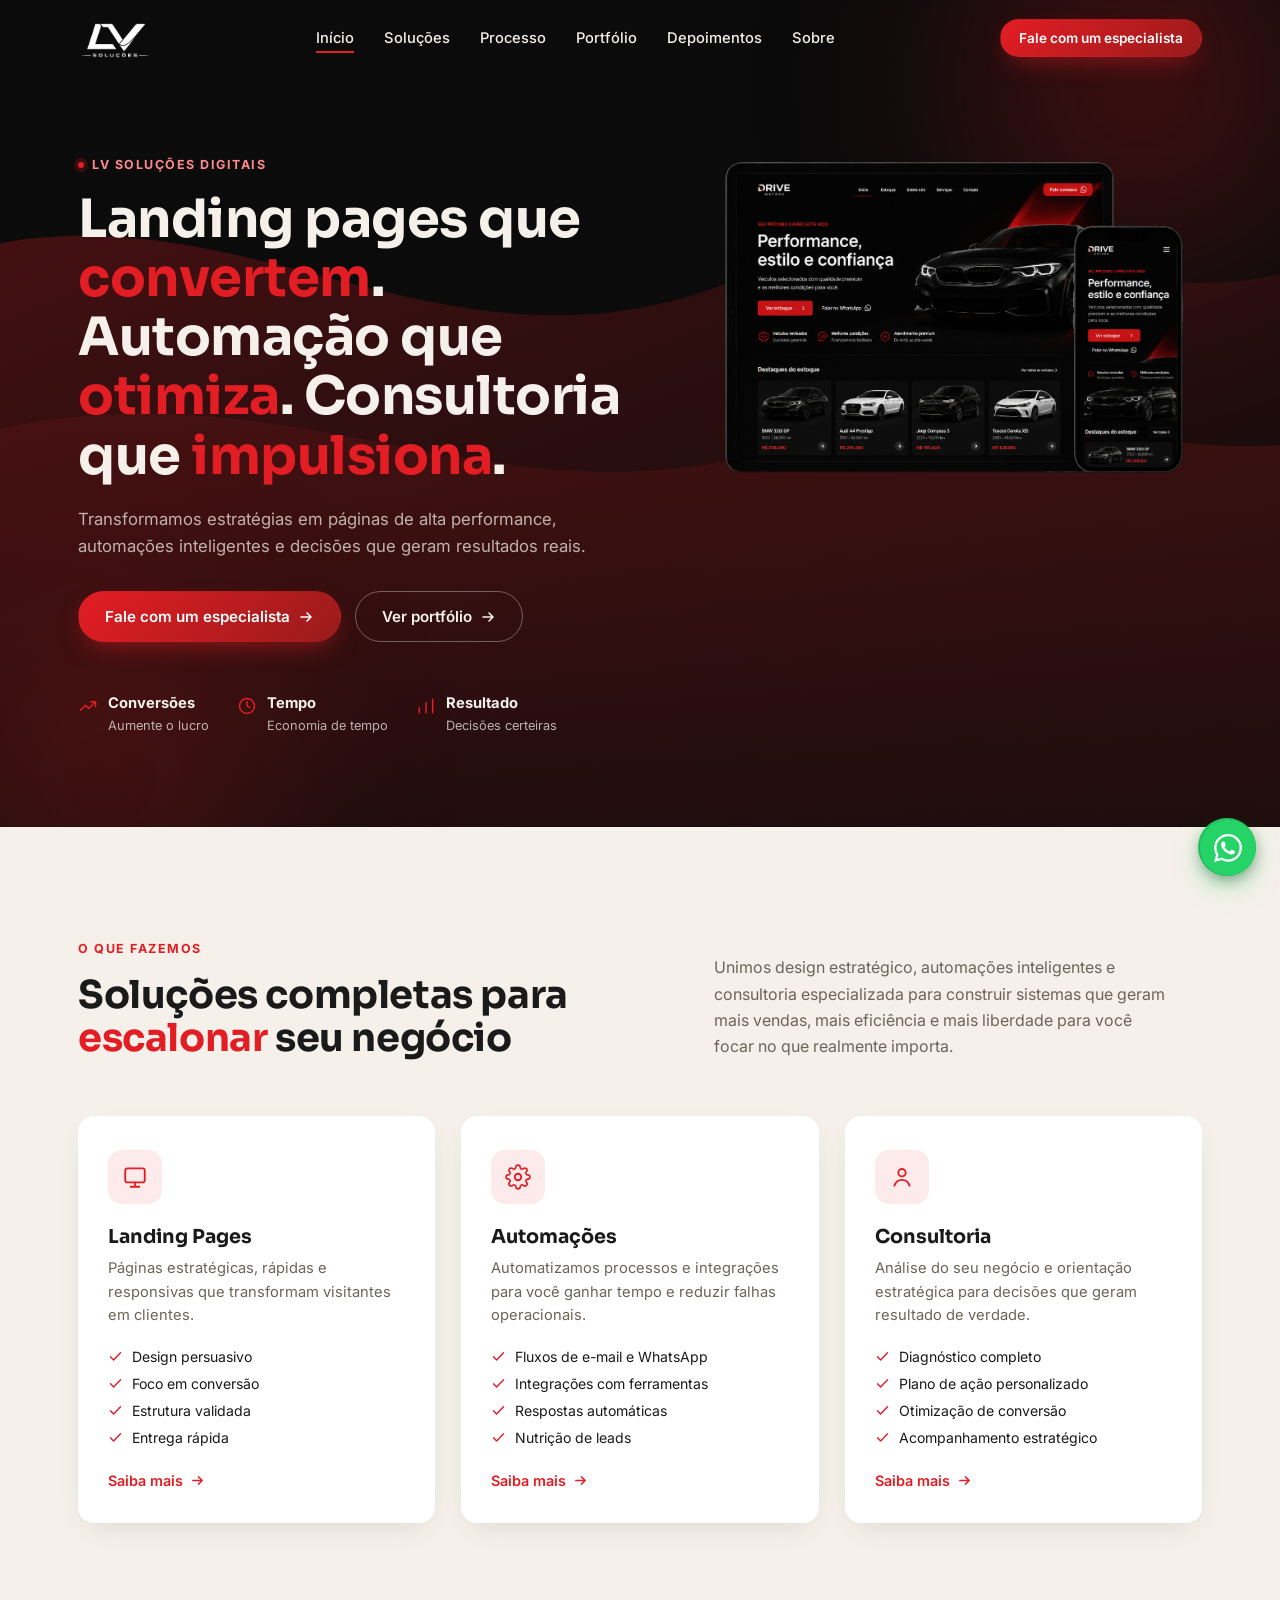
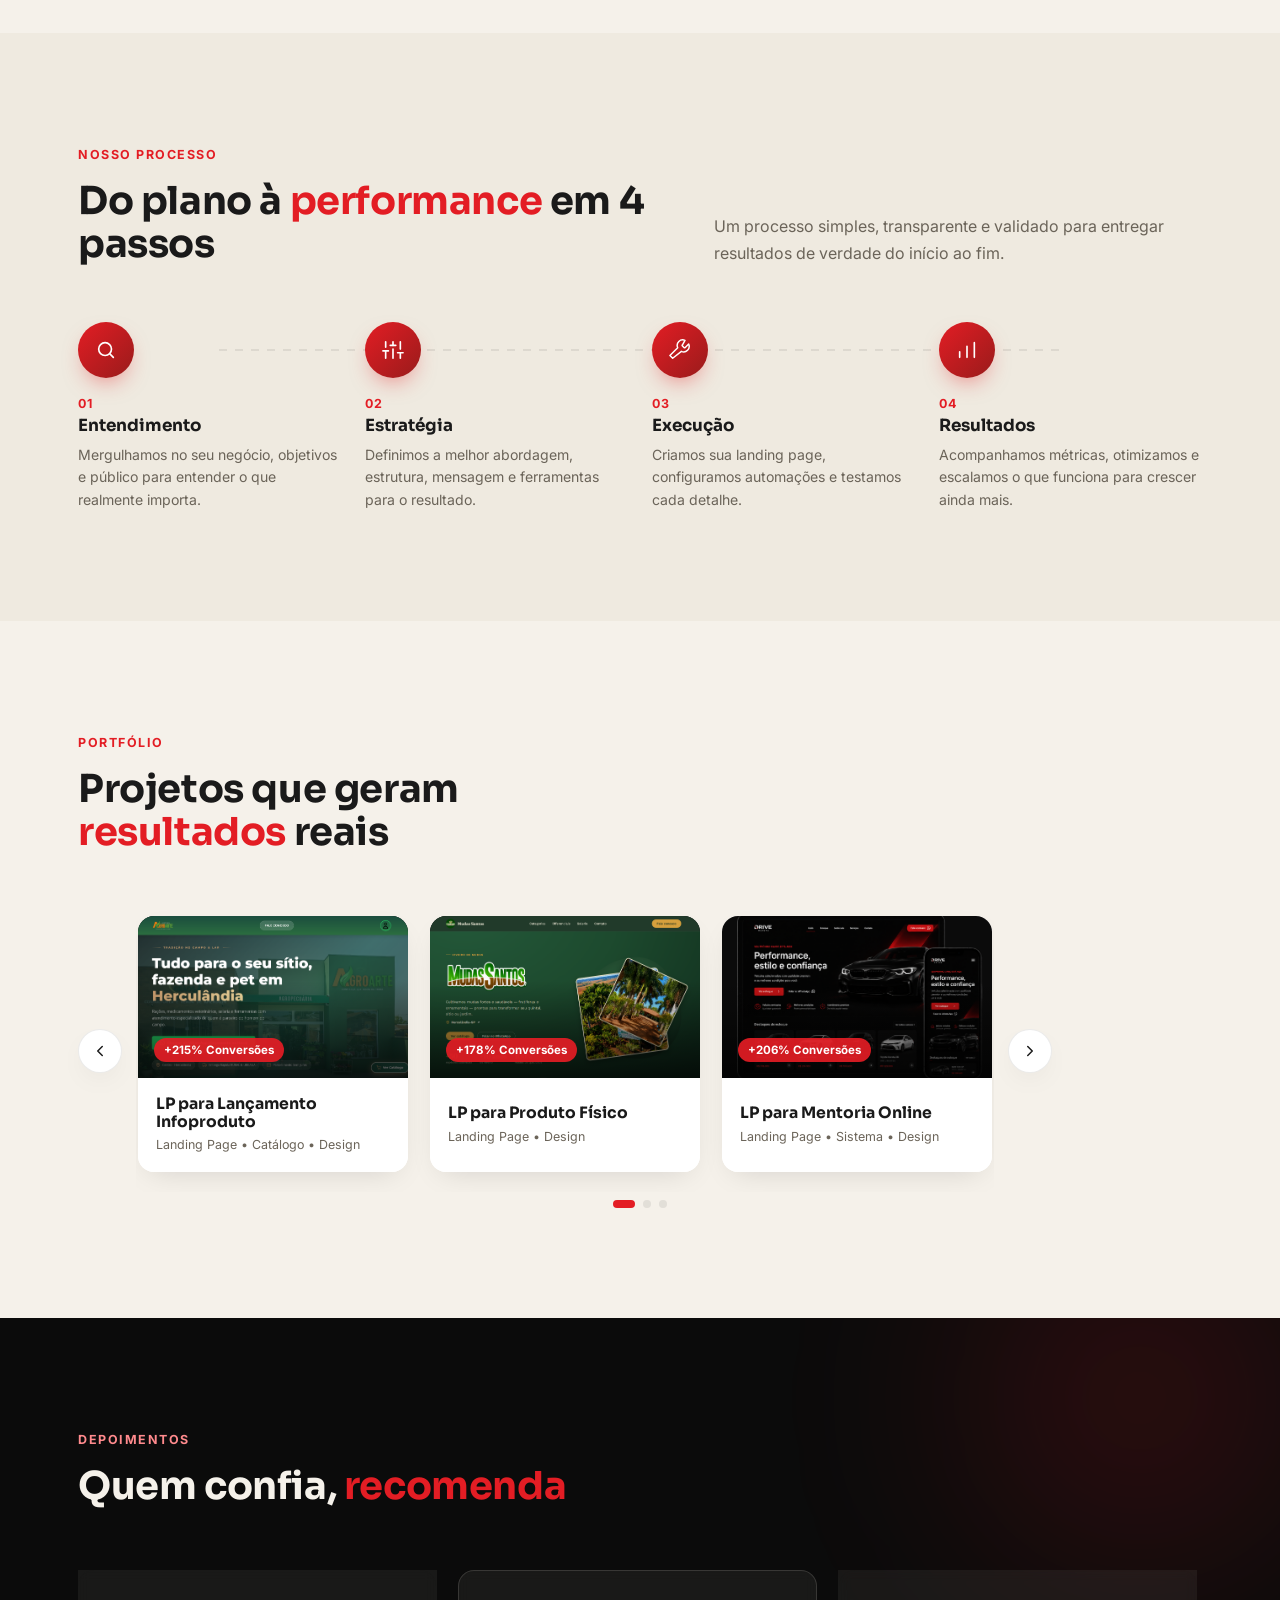
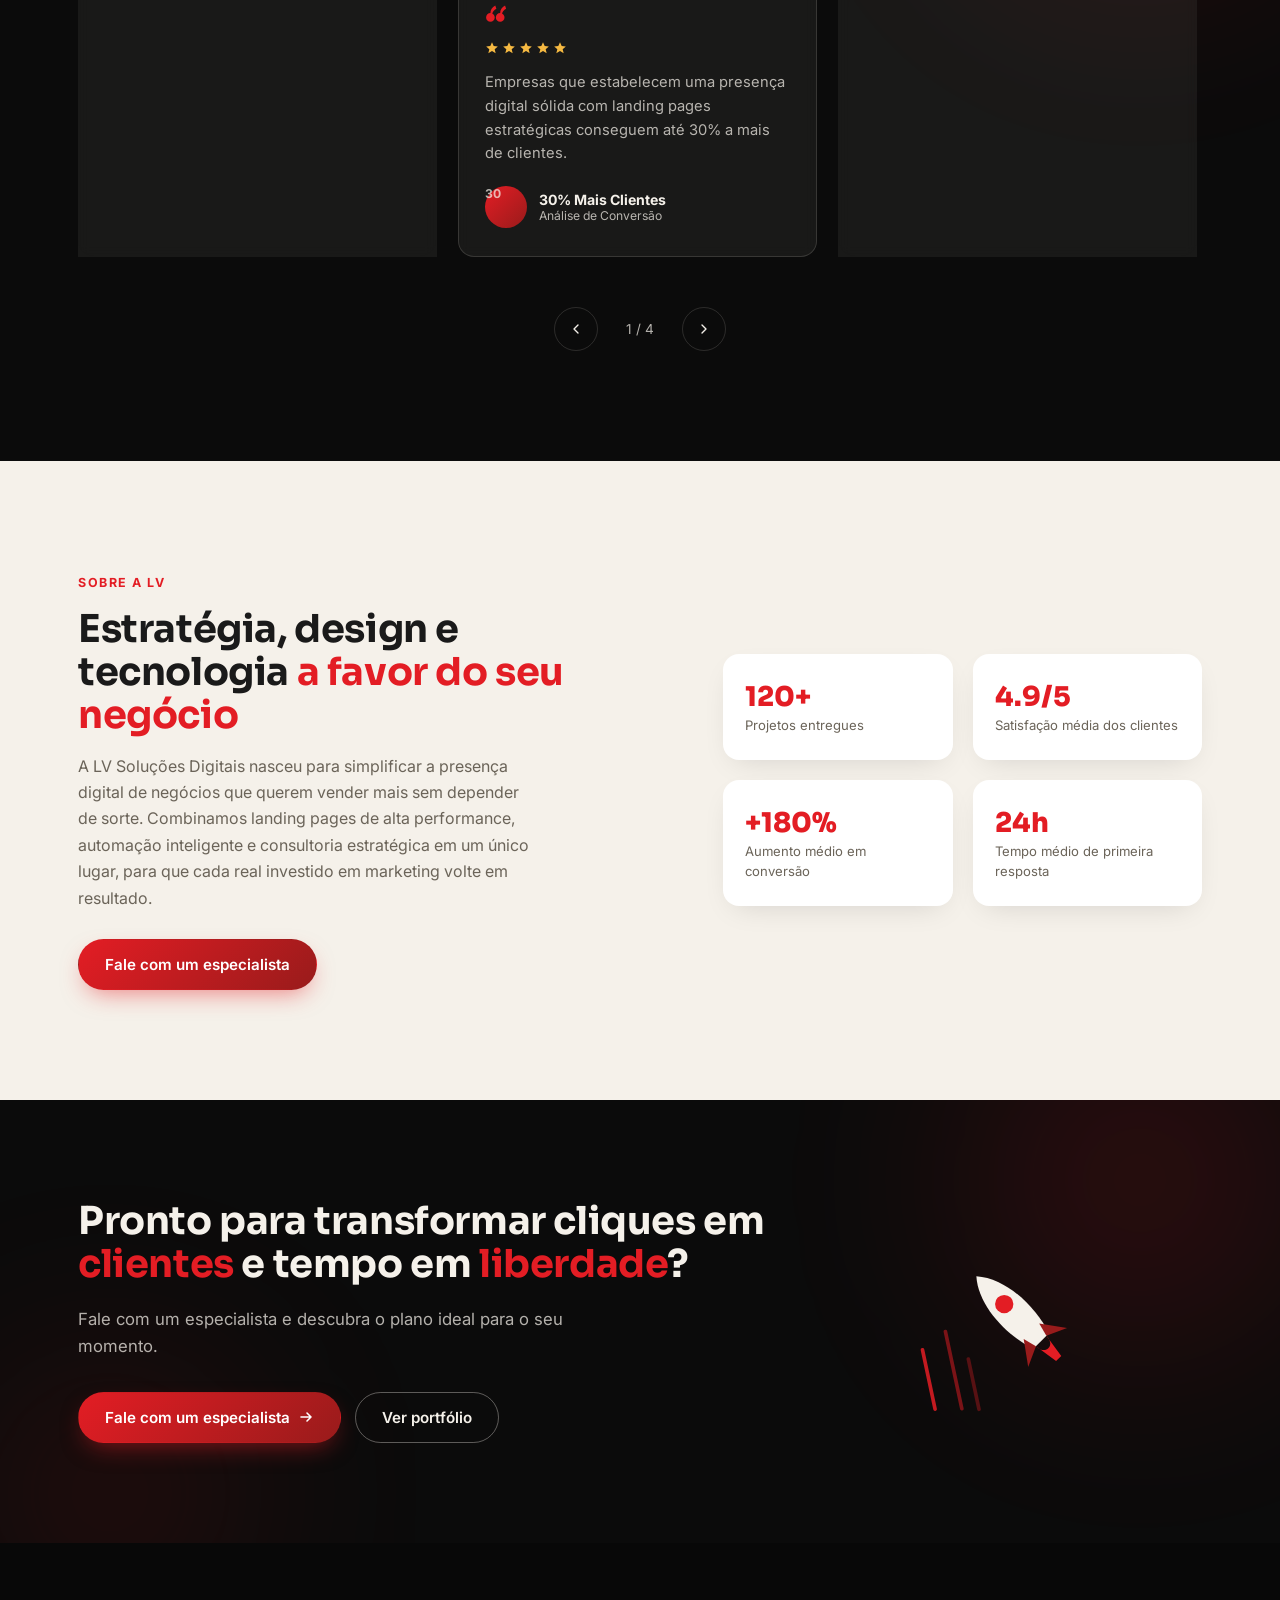
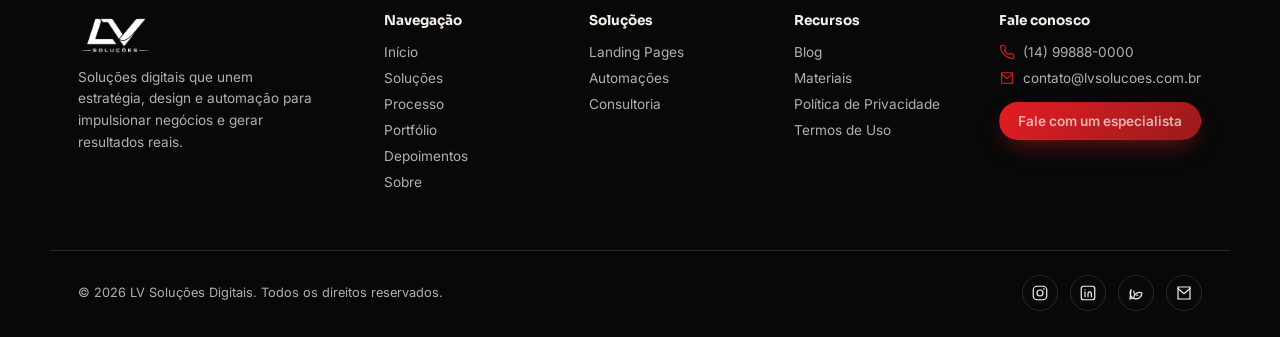
<file: index.html>
<!DOCTYPE html>
<html lang="pt-BR">
<head>
<meta charset="UTF-8">
<meta name="viewport" content="width=device-width, initial-scale=1.0">
<title>LV Soluções Digitais — Landing pages que convertem</title>
<meta name="description" content="Landing pages que convertem, automação que otimiza e consultoria que impulsiona o seu negócio.">
<link rel="preconnect" href="https://fonts.googleapis.com">
<link rel="preconnect" href="https://fonts.gstatic.com" crossorigin>
<link href="https://fonts.googleapis.com/css2?family=Sora:wght@400;600;700;800&family=Inter:wght@400;500;600;700&display=swap" rel="stylesheet">
<link rel="stylesheet" href="style.css">
</head>
<body>

<!-- ===================== HEADER ===================== -->
<header class="header" id="header">
  <div class="container header__inner">
    <a href="#inicio" class="logo" aria-label="LV Soluções Digitais — início">
      <img src="../img/marcadagua.webp" alt="LV Soluções Digitais" class="header__logo-img">
    </a>

    <nav class="nav" id="nav">
      <a href="#inicio" class="nav__link">Início</a>
      <a href="#solucoes" class="nav__link">Soluções</a>
      <a href="#processo" class="nav__link">Processo</a>
      <a href="#portfolio" class="nav__link">Portfólio</a>
      <a href="#depoimentos" class="nav__link">Depoimentos</a>
      <a href="#sobre" class="nav__link">Sobre</a>
    </nav>

    <div class="header__actions">
      <a href="#contato" class="btn btn--primary btn--sm js-open-whatsapp" data-msg="Olá! Vim pelo site e quero falar com um especialista da LV Soluções Digitais.">
        Fale com um especialista
      </a>
      <button class="menu-toggle" id="menuToggle" aria-label="Abrir menu" aria-expanded="false" aria-controls="nav">
        <span></span><span></span><span></span>
      </button>
    </div>
  </div>
</header>

<!-- ===================== HERO ===================== -->
<section class="hero" id="inicio">
  <div class="hero__bg" aria-hidden="true">
    <div class="hero__glow hero__glow--1"></div>
    <div class="hero__glow hero__glow--2"></div>
    <svg class="hero__waves" viewBox="0 0 1200 900" preserveAspectRatio="none" aria-hidden="true">
      <path d="M-100,300 C200,150 400,450 700,300 C900,200 1100,400 1300,250 L1300,900 L-100,900 Z" fill="url(#waveGrad1)"/>
      <path d="M-100,500 C250,350 450,600 750,480 C950,400 1150,550 1300,450 L1300,900 L-100,900 Z" fill="url(#waveGrad2)"/>
      <defs>
        <linearGradient id="waveGrad1" x1="0" y1="0" x2="1" y2="1">
          <stop offset="0%" stop-color="#E31D24" stop-opacity="0.28"/>
          <stop offset="100%" stop-color="#991B1B" stop-opacity="0"/>
        </linearGradient>
        <linearGradient id="waveGrad2" x1="1" y1="0" x2="0" y2="1">
          <stop offset="0%" stop-color="#991B1B" stop-opacity="0.22"/>
          <stop offset="100%" stop-color="#E31D24" stop-opacity="0"/>
        </linearGradient>
      </defs>
    </svg>
  </div>

  <div class="container hero__inner">
    <div class="hero__content reveal">
      <p class="eyebrow eyebrow--light"><span class="eyebrow__dot"></span>LV Soluções Digitais</p>
      <h1 class="hero__title">
        Landing pages que <span class="text-accent">convertem</span>. Automação
        que <span class="text-accent">otimiza</span>. Consultoria
        que <span class="text-accent">impulsiona</span>.
      </h1>
      <p class="hero__subtitle">
        Transformamos estratégias em páginas de alta performance, automações
        inteligentes e decisões que geram resultados reais.
      </p>
      <div class="hero__cta">
        <a href="#contato" class="btn btn--primary js-open-whatsapp" data-msg="Olá! Vim pelo site e quero falar com um especialista da LV Soluções Digitais.">
          Fale com um especialista
          <svg width="16" height="16" viewBox="0 0 16 16" fill="none"><path d="M3 8H13M13 8L9 4M13 8L9 12" stroke="currentColor" stroke-width="1.6" stroke-linecap="round" stroke-linejoin="round"/></svg>
        </a>
        <a href="#portfolio" class="btn btn--ghost">
          Ver portfólio
          <svg width="16" height="16" viewBox="0 0 16 16" fill="none"><path d="M3 8H13M13 8L9 4M13 8L9 12" stroke="currentColor" stroke-width="1.6" stroke-linecap="round" stroke-linejoin="round"/></svg>
        </a>
      </div>

      <ul class="hero__stats">
        <li>
          <svg width="20" height="20" viewBox="0 0 24 24" fill="none"><path d="M3 17L9 11L13 15L21 7" stroke="currentColor" stroke-width="1.8" stroke-linecap="round" stroke-linejoin="round"/><path d="M15 7H21V13" stroke="currentColor" stroke-width="1.8" stroke-linecap="round" stroke-linejoin="round"/></svg>
          <div><strong>Conversões</strong><span>Aumente o lucro</span></div>
        </li>
        <li>
          <svg width="20" height="20" viewBox="0 0 24 24" fill="none"><circle cx="12" cy="12" r="9" stroke="currentColor" stroke-width="1.8"/><path d="M12 7V12L15.5 14" stroke="currentColor" stroke-width="1.8" stroke-linecap="round" stroke-linejoin="round"/></svg>
          <div><strong>Tempo</strong><span>Economia de tempo</span></div>
        </li>
        <li>
          <svg width="20" height="20" viewBox="0 0 24 24" fill="none"><path d="M4 20V14M12 20V8M20 20V4" stroke="currentColor" stroke-width="1.8" stroke-linecap="round"/></svg>
          <div><strong>Resultado</strong><span>Decisões certeiras</span></div>
        </li>
      </ul>
    </div>

    <div class="hero__mockup reveal reveal--delay-1" aria-hidden="true">
      <div class="mockup">

        <img src="../img/sitedemonstracao.webp" alt="sitedemonstracao">

    <!--

    
        <div class="mockup__laptop">
          <div class="mockup__screen">
            <div class="mockup__topbar"><span></span><span></span><span></span></div>
            <div class="mockup__content">
              <p class="mockup__label">SUA OFERTA</p>
              <p class="mockup__label mockup__label--accent">IRRESISTÍVEL</p>
              <div class="mockup__cta-fake"></div>
              <div class="mockup__lines">
                <span></span><span></span><span style="width:60%"></span>
              </div>
            </div>
          </div>
          <div class="mockup__base"></div>
        </div>
        <div class="mockup__phone mockup__phone--1">
          <div class="mockup__phone-screen">
            <p class="mockup__label mockup__label--sm">SUA OFERTA</p>
            <p class="mockup__label mockup__label--sm mockup__label--accent">IRRESISTÍVEL</p>
            <div class="mockup__cta-fake mockup__cta-fake--sm"></div>
          </div>
        </div>
        <div class="mockup__phone mockup__phone--2">
          <div class="mockup__phone-screen mockup__phone-screen--alt"></div>
        </div>
      </div>
    </div>
  </div>

  <a href="#solucoes" class="hero__scroll" aria-label="Rolar para a próxima seção">
    <svg width="20" height="20" viewBox="0 0 24 24" fill="none"><path d="M6 9L12 15L18 9" stroke="currentColor" stroke-width="2" stroke-linecap="round" stroke-linejoin="round"/></svg>
  </a>
      -->
</section>

<!-- ===================== O QUE FAZEMOS ===================== -->
<section class="section" id="solucoes">
  <div class="container">
    <div class="section__head">
      <div>
        <p class="eyebrow">O que fazemos</p>
        <h2 class="section__title">Soluções completas para <span class="text-accent">escalonar</span> seu negócio </h2>
      </div>
      <p class="section__intro">
        Unimos design estratégico, automações inteligentes e consultoria especializada
        para construir sistemas que geram mais vendas, mais eficiência e mais liberdade
        para você focar no que realmente importa.
      </p>
    </div>

    <div class="cards cards--3" id="servicesGrid">
      <!-- filled by JS from data, see script.js -->
    </div>
  </div>
</section>

<!-- ===================== PROCESSO ===================== -->
<section class="section section--muted" id="processo">
  <div class="container">
    <div class="section__head">
      <div>
        <p class="eyebrow">Nosso processo</p>
        <h2 class="section__title">Do plano à <span class="text-accent">performance</span> em 4 passos</h2>
      </div>
      <p class="section__intro">
        Um processo simples, transparente e validado para entregar resultados
        de verdade do início ao fim.
      </p>
    </div>

    <ol class="steps" id="stepsList"><!-- filled by JS --></ol>
  </div>
</section>

<!-- ===================== PORTFÓLIO ===================== -->
<section class="section" id="portfolio">
  <div class="container">
    <div class="section__head">
      <div>
        <p class="eyebrow">Portfólio</p>
        <h2 class="section__title">Projetos que geram <span class="text-accent">resultados</span> reais</h2>
      </div>
    </div>

    <div class="carousel" id="portfolioCarousel">
      <button class="carousel__arrow carousel__arrow--prev" data-target="portfolioTrack" aria-label="Projeto anterior">
        <svg width="18" height="18" viewBox="0 0 24 24" fill="none"><path d="M15 6L9 12L15 18" stroke="currentColor" stroke-width="2" stroke-linecap="round" stroke-linejoin="round"/></svg>
      </button>
      <div class="carousel__track" id="portfolioTrack"><!-- filled by JS --></div>
      <button class="carousel__arrow carousel__arrow--next" data-target="portfolioTrack" aria-label="Próximo projeto">
        <svg width="18" height="18" viewBox="0 0 24 24" fill="none"><path d="M9 6L15 12L9 18" stroke="currentColor" stroke-width="2" stroke-linecap="round" stroke-linejoin="round"/></svg>
      </button>
    </div>
    <div class="carousel__dots" id="portfolioDots"></div>
  </div>
</section>

<!-- ===================== DEPOIMENTOS ===================== -->
<section class="section section--dark" id="depoimentos">
  <div class="hero__bg hero__bg--soft" aria-hidden="true">
    <div class="hero__glow hero__glow--1"></div>
  </div>
  <div class="container">
    <div class="section__head">
      <div>
        <p class="eyebrow eyebrow--light">Depoimentos</p>
        <h2 class="section__title section__title--light">Quem confia, <span class="text-accent">recomenda</span></h2>
      </div>
    </div>

    <div class="carousel carousel--testimonials" id="testimonialsCarousel">
      <div class="carousel__track" id="testimonialsTrack"><!-- filled by JS --></div>
    </div>

    <div class="carousel__nav">
      <button class="carousel__arrow carousel__arrow--round" data-target="testimonialsTrack" data-dir="prev" aria-label="Depoimento anterior">
        <svg width="16" height="16" viewBox="0 0 24 24" fill="none"><path d="M15 6L9 12L15 18" stroke="currentColor" stroke-width="2" stroke-linecap="round" stroke-linejoin="round"/></svg>
      </button>
      <span class="carousel__counter" id="testimonialsCounter">1 / 4</span>
      <button class="carousel__arrow carousel__arrow--round" data-target="testimonialsTrack" data-dir="next" aria-label="Próximo depoimento">
        <svg width="16" height="16" viewBox="0 0 24 24" fill="none"><path d="M9 6L15 12L9 18" stroke="currentColor" stroke-width="2" stroke-linecap="round" stroke-linejoin="round"/></svg>
      </button>
    </div>
  </div>
</section>

<!-- ===================== SOBRE ===================== -->
<section class="section" id="sobre">
  <div class="container about">
    <div>
      <p class="eyebrow">Sobre a LV</p>
      <h2 class="section__title">Estratégia, design e tecnologia <span class="text-accent">a favor do seu negócio</span></h2>
      <p class="section__intro" style="margin-top:16px;">
        A LV Soluções Digitais nasceu para simplificar a presença digital de negócios
        que querem vender mais sem depender de sorte. Combinamos landing pages de alta
        performance, automação inteligente e consultoria estratégica em um único lugar,
        para que cada real investido em marketing volte em resultado.
      </p>
      <a href="#contato" class="btn btn--primary js-open-whatsapp" data-msg="Olá! Quero saber mais sobre a LV Soluções Digitais." style="margin-top:28px;">
        Fale com um especialista
      </a>
    </div>
    <div class="about__stats">
      <div class="about__stat"><strong>120+</strong><span>Projetos entregues</span></div>
      <div class="about__stat"><strong>4.9/5</strong><span>Satisfação média dos clientes</span></div>
      <div class="about__stat"><strong>+180%</strong><span>Aumento médio em conversão</span></div>
      <div class="about__stat"><strong>24h</strong><span>Tempo médio de primeira resposta</span></div>
    </div>
  </div>
</section>

<!-- ===================== CTA FINAL ===================== -->
<section class="cta-final" id="contato">
  <div class="hero__bg hero__bg--soft" aria-hidden="true">
    <div class="hero__glow hero__glow--1"></div>
    <div class="hero__glow hero__glow--2"></div>
  </div>
  <div class="container cta-final__inner">
    <div class="cta-final__text">
      <h2 class="section__title section__title--light">
        Pronto para transformar cliques em <span class="text-accent">clientes</span> e
        tempo em <span class="text-accent">liberdade</span>?
      </h2>
      <p class="hero__subtitle">
        Fale com um especialista e descubra o plano ideal para o seu momento.
      </p>
      <div class="hero__cta">
        <a href="#" class="btn btn--primary js-open-whatsapp" data-msg="Olá! Quero transformar cliques em clientes com a LV Soluções Digitais.">
          Fale com um especialista
          <svg width="16" height="16" viewBox="0 0 16 16" fill="none"><path d="M3 8H13M13 8L9 4M13 8L9 12" stroke="currentColor" stroke-width="1.6" stroke-linecap="round" stroke-linejoin="round"/></svg>
        </a>
        <a href="#portfolio" class="btn btn--outline-light">Ver portfólio</a>
      </div>
    </div>
    <div class="cta-final__rocket" aria-hidden="true">
      <svg viewBox="0 0 240 240" width="220" height="220">
        <g opacity="0.85">
          <rect x="20" y="150" width="4" height="70" rx="2" fill="#E31D24" transform="rotate(-12 20 150)"/>
          <rect x="45" y="130" width="4" height="90" rx="2" fill="#E31D24" opacity="0.6" transform="rotate(-12 45 130)"/>
          <rect x="70" y="160" width="4" height="60" rx="2" fill="#E31D24" opacity="0.4" transform="rotate(-12 70 160)"/>
        </g>
        <g transform="translate(120,110) rotate(-45)">
          <path d="M0,-55 C22,-30 22,15 12,45 L-12,45 C-22,15 -22,-30 0,-55 Z" fill="#F5F1EA"/>
          <circle cx="0" cy="-12" r="10" fill="#E31D24"/>
          <path d="M-12,30 L-30,55 L-8,45 Z" fill="#991B1B"/>
          <path d="M12,30 L30,55 L8,45 Z" fill="#991B1B"/>
          <path d="M-8,45 C-8,60 8,60 8,45 L4,72 L-4,72 Z" fill="#E31D24"/>
        </g>
      </svg>
    </div>
  </div>
</section>

<!-- ===================== FOOTER ===================== -->
<footer class="footer">
  <div class="container footer__top">
    <div class="footer__brand">
        <a href="#inicio" class="logo logo--footer">
          <img src="../img/marcadagua.webp" alt="LV Soluções Digitais" style="filter: brightness(0) invert(1); height: 40px; width: auto;">
        </a>
      <p>Soluções digitais que unem estratégia, design e automação para
        impulsionar negócios e gerar resultados reais.</p>
    </div>

    <div class="footer__col">
      <h4>Navegação</h4>
      <a href="#inicio">Início</a>
      <a href="#solucoes">Soluções</a>
      <a href="#processo">Processo</a>
      <a href="#portfolio">Portfólio</a>
      <a href="#depoimentos">Depoimentos</a>
      <a href="#sobre">Sobre</a>
    </div>

    <div class="footer__col">
      <h4>Soluções</h4>
      <a href="#solucoes">Landing Pages</a>
      <a href="#solucoes">Automações</a>
      <a href="#solucoes">Consultoria</a>
    </div>

    <div class="footer__col">
      <h4>Recursos</h4>
      <a href="#" class="js-soon">Blog</a>
      <a href="#" class="js-soon">Materiais</a>
      <a href="#" class="js-soon">Política de Privacidade</a>
      <a href="#" class="js-soon">Termos de Uso</a>
    </div>

    <div class="footer__col footer__contact">
      <h4>Fale conosco</h4>
      <a href="tel:+5514998880000">
        <svg width="16" height="16" viewBox="0 0 24 24" fill="none"><path d="M22 16.9v3a2 2 0 0 1-2.2 2 19.8 19.8 0 0 1-8.6-3.1 19.5 19.5 0 0 1-6-6 19.8 19.8 0 0 1-3.1-8.6A2 2 0 0 1 4.1 2h3a2 2 0 0 1 2 1.7c.1.9.3 1.8.6 2.7a2 2 0 0 1-.4 2.1L8 9.8a16 16 0 0 0 6 6l1.3-1.3a2 2 0 0 1 2.1-.4c.9.3 1.8.5 2.7.6a2 2 0 0 1 1.7 2Z" stroke="currentColor" stroke-width="1.6" stroke-linecap="round" stroke-linejoin="round"/></svg>
        (14) 99888-0000
      </a>
      <a href="mailto:contato@lvsolucoes.com.br">
        <svg width="16" height="16" viewBox="0 0 24 24" fill="none"><path d="M4 4h16v16H4V4Z" stroke="currentColor" stroke-width="1.6"/><path d="M4 6l8 7 8-7" stroke="currentColor" stroke-width="1.6" stroke-linecap="round" stroke-linejoin="round"/></svg>
        contato@lvsolucoes.com.br
      </a>
      <a href="#contato" class="btn btn--primary btn--sm js-open-whatsapp" data-msg="Olá! Vim pelo site da LV Soluções Digitais.">Fale com um especialista</a>
    </div>
  </div>

  <div class="container footer__bottom">
    <p>© <span id="year"></span> LV Soluções Digitais. Todos os direitos reservados.</p>
    <div class="socials">
      <a href="#" aria-label="Instagram" class="js-soon">
        <svg width="18" height="18" viewBox="0 0 24 24" fill="none"><rect x="3" y="3" width="18" height="18" rx="5" stroke="currentColor" stroke-width="1.6"/><circle cx="12" cy="12" r="4" stroke="currentColor" stroke-width="1.6"/><circle cx="17.2" cy="6.8" r="1.1" fill="currentColor"/></svg>
      </a>
      <a href="#" aria-label="LinkedIn" class="js-soon">
        <svg width="18" height="18" viewBox="0 0 24 24" fill="none"><rect x="3" y="3" width="18" height="18" rx="3" stroke="currentColor" stroke-width="1.6"/><path d="M8 10.5V17M8 7.5V7.6M12 17V13.2C12 11.5 13 10.5 14.3 10.5C15.6 10.5 16.5 11.5 16.5 13.2V17" stroke="currentColor" stroke-width="1.6" stroke-linecap="round"/></svg>
      </a>
      <a href="#" aria-label="WhatsApp" class="js-open-whatsapp" data-msg="Olá! Vim pelo site da LV Soluções Digitais.">
        <svg width="18" height="18" viewBox="0 0 24 24" fill="none"><path d="M20 12a8 8 0 1 1-14.6-4.6L4 20l4.8-1.3A8 8 0 0 1 20 12Z" stroke="currentColor" stroke-width="1.6" stroke-linejoin="round"/><path d="M9 9.5c0 3 2.5 5.5 5.5 5.5" stroke="currentColor" stroke-width="1.6" stroke-linecap="round"/></svg>
      </a>
      <a href="mailto:contato@lvsolucoes.com.br" aria-label="E-mail">
        <svg width="18" height="18" viewBox="0 0 24 24" fill="none"><path d="M4 4h16v16H4V4Z" stroke="currentColor" stroke-width="1.6"/><path d="M4 6l8 7 8-7" stroke="currentColor" stroke-width="1.6" stroke-linecap="round" stroke-linejoin="round"/></svg>
      </a>
    </div>
  </div>
</footer>

<!-- ===================== WHATSAPP FLUTUANTE ===================== -->
<a href="#" class="whatsapp-float js-open-whatsapp" data-msg="Olá! Vim pelo site da LV Soluções Digitais e quero saber mais." aria-label="Falar no WhatsApp">
  <svg width="28" height="28" viewBox="0 0 24 24" fill="none"><path d="M20 12a8 8 0 1 1-14.6-4.6L4 20l4.8-1.3A8 8 0 0 1 20 12Z" fill="currentColor"/><path d="M9 9.3c0 3.1 2.6 5.7 5.7 5.7" stroke="#0B0B0B" stroke-width="1.4" stroke-linecap="round"/></svg>
</a>

<!-- ===================== MODAL: SERVIÇO (Saiba mais) ===================== -->
<div class="modal" id="serviceModal" aria-hidden="true">
  <div class="modal__backdrop" data-close-modal></div>
  <div class="modal__panel modal__panel--sm" role="dialog" aria-modal="true" aria-labelledby="serviceModalTitle">
    <button class="modal__close" data-close-modal aria-label="Fechar">
      <svg width="20" height="20" viewBox="0 0 24 24" fill="none"><path d="M6 6L18 18M18 6L6 18" stroke="currentColor" stroke-width="2" stroke-linecap="round"/></svg>
    </button>
    <h3 id="serviceModalTitle"></h3>
    <p id="serviceModalText"></p>
    <a href="#contato" class="btn btn--primary js-open-whatsapp" data-close-modal data-msg="Olá! Tenho interesse em um dos serviços da LV Soluções Digitais.">
      Quero esse serviço
    </a>
  </div>
</div>

<div class="toast" id="toast" role="status" aria-live="polite"></div>

<!-- Botão WhatsApp Flutuante -->
<a href="https://wa.me/5514996878349" class="btn-whatsapp-floating js-open-whatsapp" target="_blank" rel="noopener" aria-label="Falar no WhatsApp" data-msg="Olá! Vim pelo site e quero falar com um especialista.">
  <svg width="28" height="28" viewBox="0 0 24 24" fill="#FFF"><path fill-rule="evenodd" clip-rule="evenodd" d="M17.472 14.382c-.297-.149-1.758-.867-2.03-.967-.273-.099-.471-.148-.67.15-.197.297-.767.966-.94 1.164-.173.199-.347.223-.644.075-.297-.15-1.255-.463-2.39-1.475-.888-.788-1.489-1.761-1.663-2.059-.173-.297-.018-.458.13-.606.134-.133.298-.347.446-.52.149-.174.198-.298.298-.497.099-.198.05-.371-.025-.52-.075-.149-.669-1.612-.916-2.207-.242-.579-.487-.5-.669-.51a5.8 5.8 0 0 0-.57-.01c-.198 0-.52.074-.792.372-.272.297-1.04 1.016-1.04 2.479 0 1.462 1.065 2.875 1.213 3.074.149.198 2.096 3.2 5.077 4.487.709.306 1.262.489 1.694.625.712.227 1.36.195 1.871.118.571-.085 1.758-.719 2.006-1.413.248-.694.248-1.289.173-1.413-.074-.124-.272-.198-.57-.347m-5.421 7.403h-.004a9.87 9.87 0 0 1-5.031-1.378l-.361-.214-3.741.982.998-3.648-.235-.374a9.86 9.86 0 0 1-1.51-5.26c.001-5.45 4.436-9.884 9.888-9.884 2.64 0 5.122 1.03 6.988 2.898a9.82 9.82 0 0 1 2.893 6.994c-.003 5.45-4.437 9.884-9.885 9.884m8.413-18.297A11.81 11.81 0 0 0 12.05 0C5.495 0 .16 5.335.157 11.892c0 2.096.547 4.142 1.588 5.945L.057 24l6.305-1.654a11.88 11.88 0 0 0 5.683 1.448h.005c6.554 0 11.89-5.335 11.893-11.893a11.82 11.82 0 0 0-3.48-8.413z"/></svg>
</a>

<script src="script.js"></script>
</body>
</html>
</file>
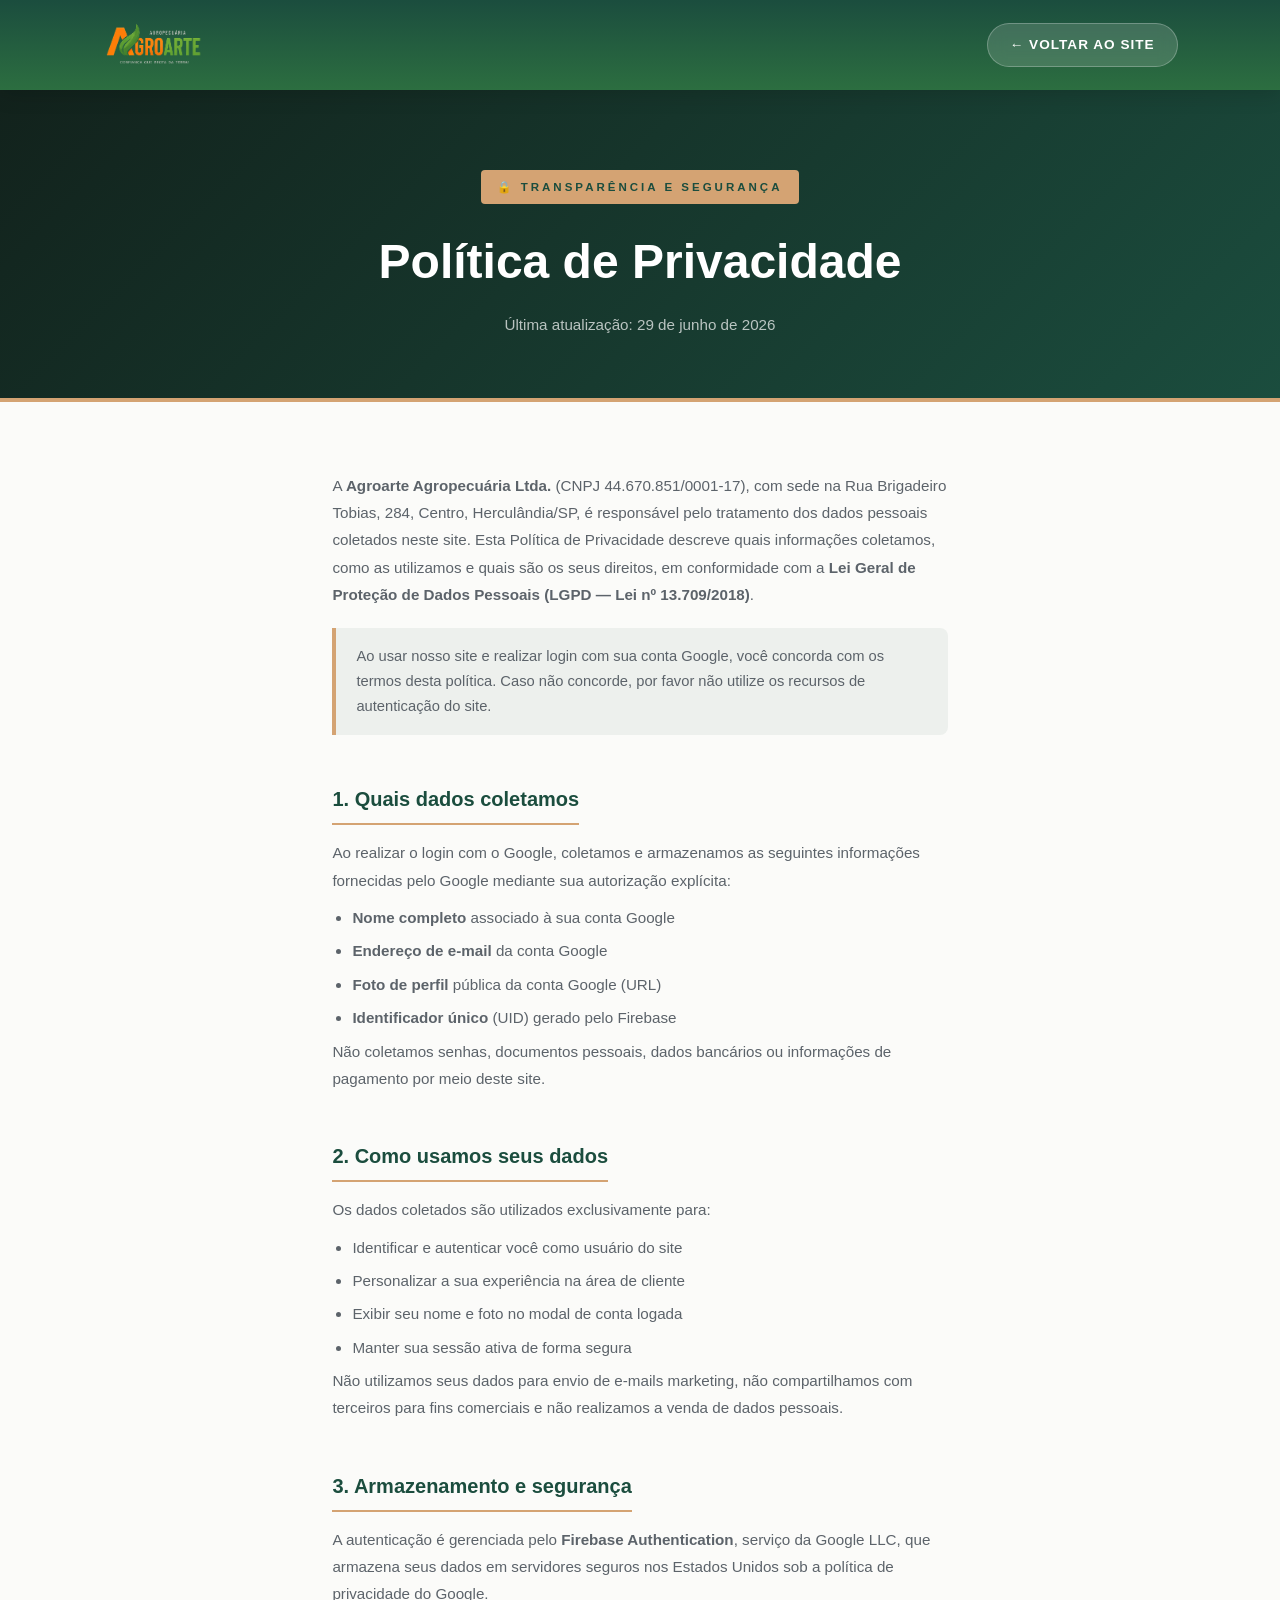
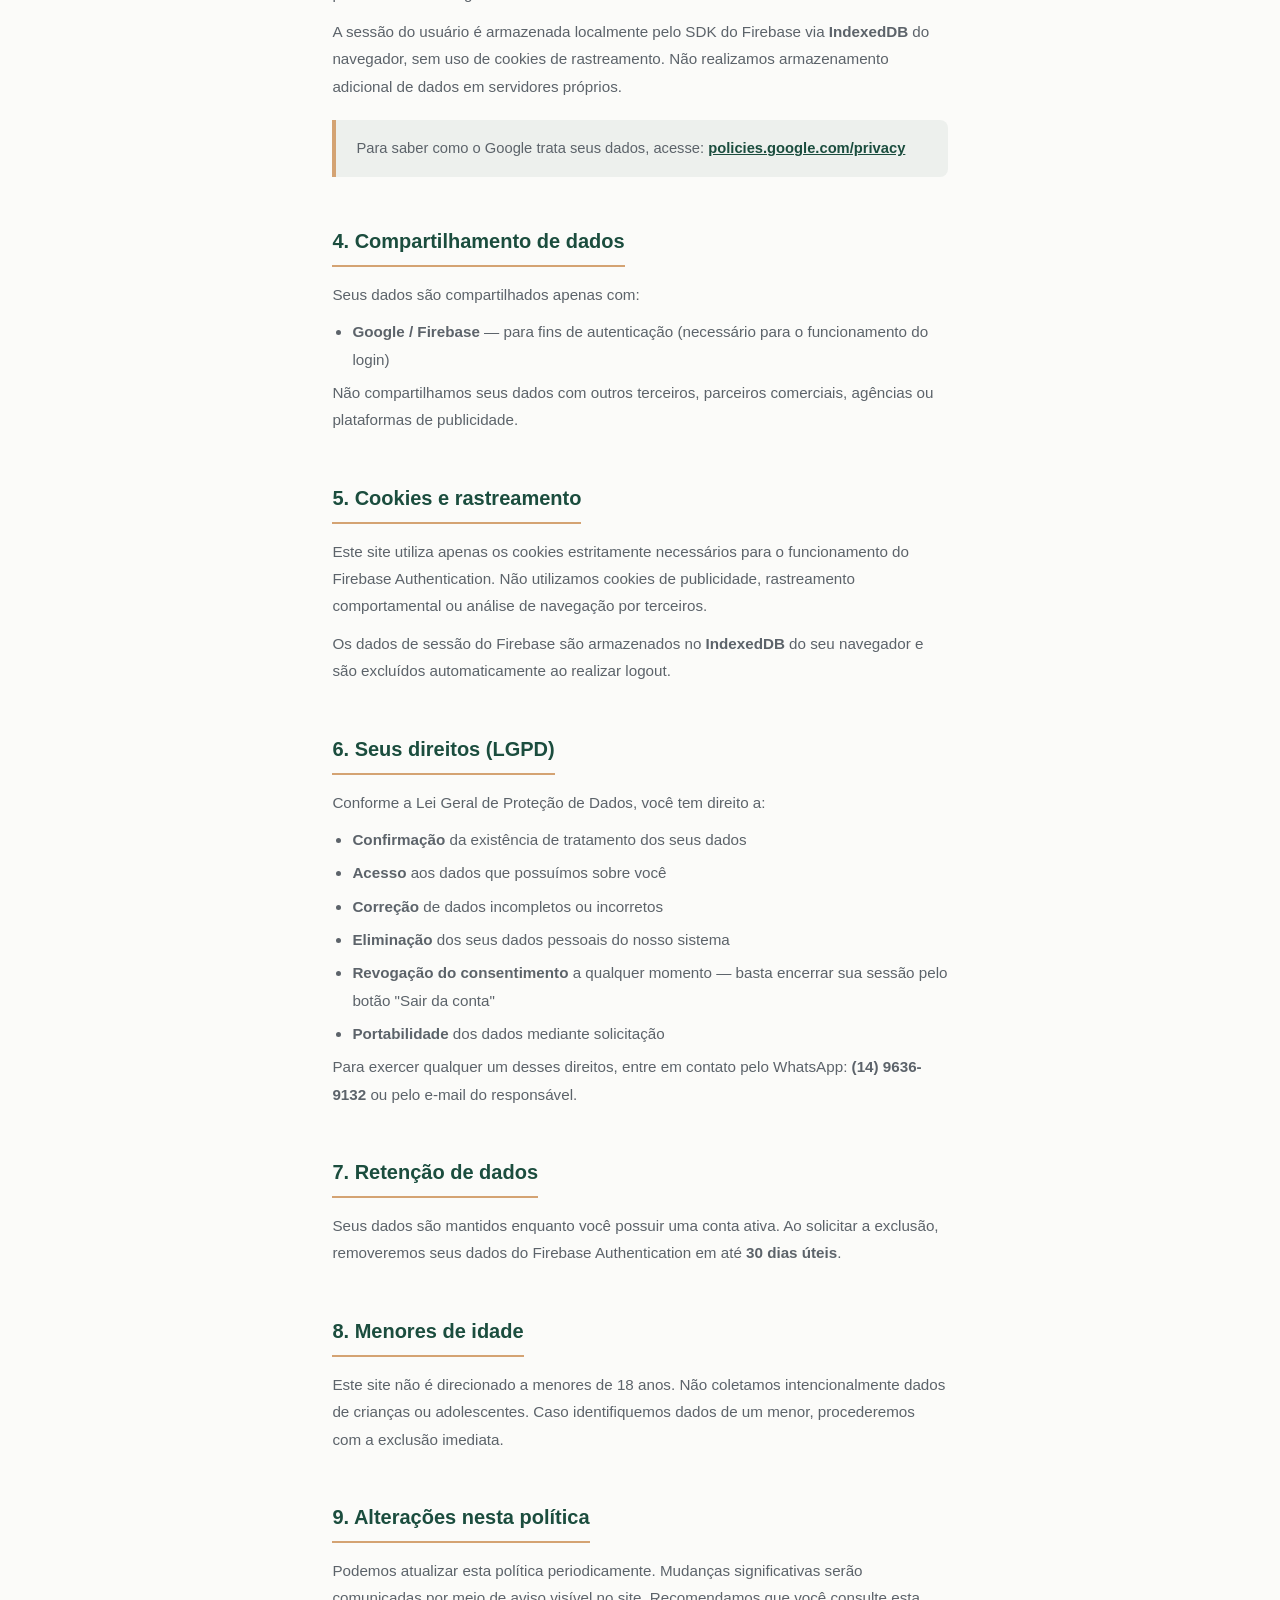
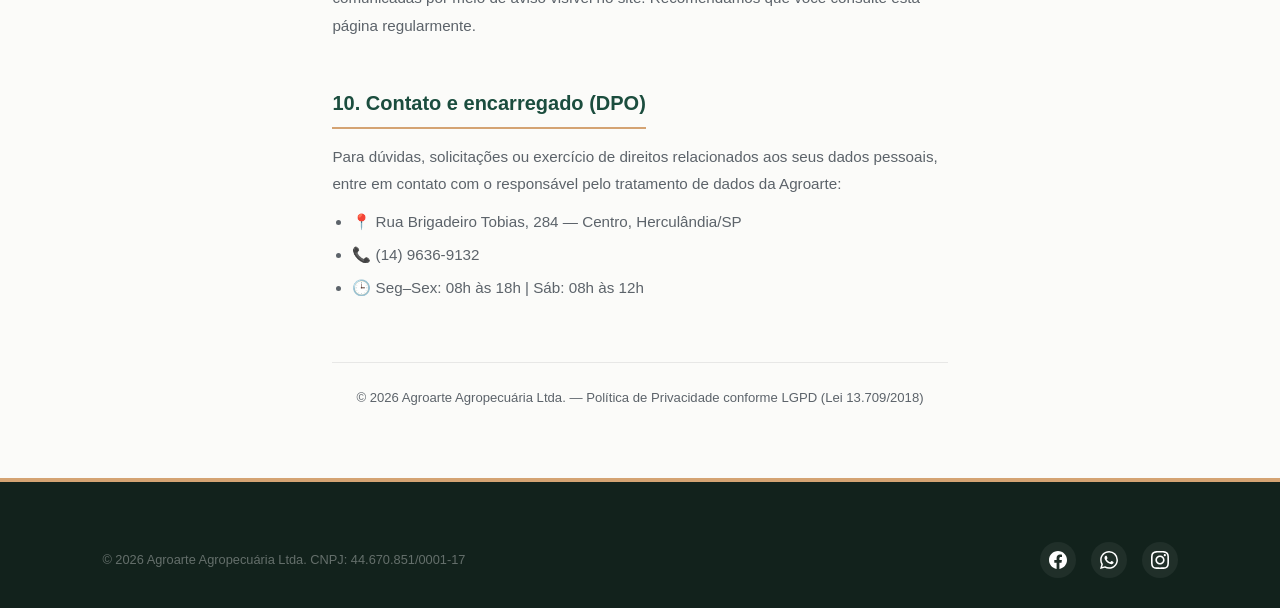
<file: Agroarte_LP/html/privacidade.html>
<!DOCTYPE html>
<html lang="pt-BR">
<head>
  <meta charset="UTF-8">
  <meta name="viewport" content="width=device-width, initial-scale=1.0">
  <meta http-equiv="Content-Security-Policy" content="default-src 'self'; script-src 'self' https://www.gstatic.com https://apis.google.com https://*.firebaseapp.com 'unsafe-inline'; connect-src 'self' https://*.googleapis.com wss://*.firebaseio.com https://*.firebaseapp.com; frame-src 'self' https://accounts.google.com https://*.firebaseapp.com; img-src 'self' https://*.googleusercontent.com https://www.svgrepo.com https://images.unsplash.com https://plus.unsplash.com data:; font-src 'self' https://fonts.gstatic.com; style-src 'self' 'unsafe-inline' https://fonts.googleapis.com;">
  <title>Política de Privacidade | Agroarte Agropecuária</title>
  <meta name="description" content="Política de Privacidade da Agroarte Agropecuária. Saiba como coletamos, usamos e protegemos seus dados pessoais em conformidade com a LGPD.">
  <meta name="robots" content="noindex, follow">
  <link href="https://fonts.googleapis.com/css2?family=Montserrat:wght@400;600;700;800&family=Open+Sans:wght@300;400;600;700&display=swap" rel="stylesheet">
  <link rel="stylesheet" href="../css/style.css?v=3">

</head>
<body>

  <!-- NAV SIMPLIFICADA -->
  <nav>
    <div class="logo-container">
      <a href="../index.html" class="logo-badge">
        <img src="../img/logo.webp" alt="Agroarte Agropecuária">
      </a>
    </div>
    <a href="../index.html" class="nav-btn">← Voltar ao Site</a>
  </nav>

  <!-- HERO DA PÁGINA -->
  <div class="policy-hero">
    <span class="policy-tag">🔒 Transparência e Segurança</span>
    <h1>Política de Privacidade</h1>
    <p>Última atualização: 29 de junho de 2026</p>
  </div>

  <!-- CORPO DA POLÍTICA -->
  <main class="policy-body">

    <div class="policy-section">
      <p>A <strong>Agroarte Agropecuária Ltda.</strong> (CNPJ 44.670.851/0001-17), com sede na Rua Brigadeiro Tobias, 284, Centro, Herculândia/SP, é responsável pelo tratamento dos dados pessoais coletados neste site. Esta Política de Privacidade descreve quais informações coletamos, como as utilizamos e quais são os seus direitos, em conformidade com a <strong>Lei Geral de Proteção de Dados Pessoais (LGPD — Lei nº 13.709/2018)</strong>.</p>
      <div class="policy-highlight">
        Ao usar nosso site e realizar login com sua conta Google, você concorda com os termos desta política. Caso não concorde, por favor não utilize os recursos de autenticação do site.
      </div>
    </div>

    <div class="policy-section">
      <h2>1. Quais dados coletamos</h2>
      <p>Ao realizar o login com o Google, coletamos e armazenamos as seguintes informações fornecidas pelo Google mediante sua autorização explícita:</p>
      <ul>
        <li><strong>Nome completo</strong> associado à sua conta Google</li>
        <li><strong>Endereço de e-mail</strong> da conta Google</li>
        <li><strong>Foto de perfil</strong> pública da conta Google (URL)</li>
        <li><strong>Identificador único</strong> (UID) gerado pelo Firebase</li>
      </ul>
      <p>Não coletamos senhas, documentos pessoais, dados bancários ou informações de pagamento por meio deste site.</p>
    </div>

    <div class="policy-section">
      <h2>2. Como usamos seus dados</h2>
      <p>Os dados coletados são utilizados exclusivamente para:</p>
      <ul>
        <li>Identificar e autenticar você como usuário do site</li>
        <li>Personalizar a sua experiência na área de cliente</li>
        <li>Exibir seu nome e foto no modal de conta logada</li>
        <li>Manter sua sessão ativa de forma segura</li>
      </ul>
      <p>Não utilizamos seus dados para envio de e-mails marketing, não compartilhamos com terceiros para fins comerciais e não realizamos a venda de dados pessoais.</p>
    </div>

    <div class="policy-section">
      <h2>3. Armazenamento e segurança</h2>
      <p>A autenticação é gerenciada pelo <strong>Firebase Authentication</strong>, serviço da Google LLC, que armazena seus dados em servidores seguros nos Estados Unidos sob a política de privacidade do Google.</p>
      <p>A sessão do usuário é armazenada localmente pelo SDK do Firebase via <strong>IndexedDB</strong> do navegador, sem uso de cookies de rastreamento. Não realizamos armazenamento adicional de dados em servidores próprios.</p>
      <div class="policy-highlight">
        Para saber como o Google trata seus dados, acesse: <a href="https://policies.google.com/privacy" target="_blank" rel="noopener noreferrer">policies.google.com/privacy</a>
      </div>
    </div>

    <div class="policy-section">
      <h2>4. Compartilhamento de dados</h2>
      <p>Seus dados são compartilhados apenas com:</p>
      <ul>
        <li><strong>Google / Firebase</strong> — para fins de autenticação (necessário para o funcionamento do login)</li>
      </ul>
      <p>Não compartilhamos seus dados com outros terceiros, parceiros comerciais, agências ou plataformas de publicidade.</p>
    </div>

    <div class="policy-section">
      <h2>5. Cookies e rastreamento</h2>
      <p>Este site utiliza apenas os cookies estritamente necessários para o funcionamento do Firebase Authentication. Não utilizamos cookies de publicidade, rastreamento comportamental ou análise de navegação por terceiros.</p>
      <p>Os dados de sessão do Firebase são armazenados no <strong>IndexedDB</strong> do seu navegador e são excluídos automaticamente ao realizar logout.</p>
    </div>

    <div class="policy-section">
      <h2>6. Seus direitos (LGPD)</h2>
      <p>Conforme a Lei Geral de Proteção de Dados, você tem direito a:</p>
      <ul>
        <li><strong>Confirmação</strong> da existência de tratamento dos seus dados</li>
        <li><strong>Acesso</strong> aos dados que possuímos sobre você</li>
        <li><strong>Correção</strong> de dados incompletos ou incorretos</li>
        <li><strong>Eliminação</strong> dos seus dados pessoais do nosso sistema</li>
        <li><strong>Revogação do consentimento</strong> a qualquer momento — basta encerrar sua sessão pelo botão "Sair da conta"</li>
        <li><strong>Portabilidade</strong> dos dados mediante solicitação</li>
      </ul>
      <p>Para exercer qualquer um desses direitos, entre em contato pelo WhatsApp: <strong>(14) 9636-9132</strong> ou pelo e-mail do responsável.</p>
    </div>

    <div class="policy-section">
      <h2>7. Retenção de dados</h2>
      <p>Seus dados são mantidos enquanto você possuir uma conta ativa. Ao solicitar a exclusão, removeremos seus dados do Firebase Authentication em até <strong>30 dias úteis</strong>.</p>
    </div>

    <div class="policy-section">
      <h2>8. Menores de idade</h2>
      <p>Este site não é direcionado a menores de 18 anos. Não coletamos intencionalmente dados de crianças ou adolescentes. Caso identifiquemos dados de um menor, procederemos com a exclusão imediata.</p>
    </div>

    <div class="policy-section">
      <h2>9. Alterações nesta política</h2>
      <p>Podemos atualizar esta política periodicamente. Mudanças significativas serão comunicadas por meio de aviso visível no site. Recomendamos que você consulte esta página regularmente.</p>
    </div>

    <div class="policy-section">
      <h2>10. Contato e encarregado (DPO)</h2>
      <p>Para dúvidas, solicitações ou exercício de direitos relacionados aos seus dados pessoais, entre em contato com o responsável pelo tratamento de dados da Agroarte:</p>
      <ul>
        <li>📍 Rua Brigadeiro Tobias, 284 — Centro, Herculândia/SP</li>
        <li>📞 (14) 9636-9132</li>
        <li>🕒 Seg–Sex: 08h às 18h | Sáb: 08h às 12h</li>
      </ul>
    </div>

    <p class="policy-update">© 2026 Agroarte Agropecuária Ltda. — Política de Privacidade conforme LGPD (Lei 13.709/2018)</p>
  </main>

  <!-- RODAPÉ SIMPLES -->
  <footer>
    <div class="footer-bottom" style="margin-top: 0; border-top: none; padding-top: 0;">
      <p>© 2026 Agroarte Agropecuária Ltda. CNPJ: 44.670.851/0001-17</p>
      <div class="footer-socials">
        <a href="https://www.facebook.com/AgroarteAgropecuaria/" target="_blank" rel="noopener noreferrer" class="social-icon" title="Facebook">
          <svg viewBox="0 0 24 24" width="18" height="18" fill="currentColor"><path d="M24 12.073c0-6.627-5.373-12-12-12s-12 5.373-12 12c0 5.99 4.388 10.954 10.125 11.854v-8.385H7.078v-3.47h3.047V9.43c0-3.007 1.792-4.669 4.533-4.669 1.312 0 2.686.235 2.686.235v2.953H15.83c-1.491 0-1.956.925-1.956 1.874v2.25h3.328l-.532 3.47h-2.796v8.385C19.612 23.027 24 18.062 24 12.073z"/></svg>
        </a>
        <a href="https://wa.me/5514996336181" target="_blank" rel="noopener noreferrer" class="social-icon" title="WhatsApp">
          <svg viewBox="0 0 24 24" width="18" height="18" fill="currentColor"><path d="M17.472 14.382c-.297-.149-1.758-.867-2.03-.967-.273-.099-.471-.148-.67.15-.197.297-.767.966-.94 1.164-.173.199-.347.223-.644.075-.297-.15-1.255-.463-2.39-1.475-.883-.788-1.48-1.761-1.653-2.059-.173-.297-.018-.458.13-.606.134-.133.298-.347.446-.52.149-.174.198-.298.298-.497.099-.198.05-.371-.025-.52-.075-.149-.669-1.612-.916-2.207-.242-.579-.487-.5-.669-.51-.173-.008-.371-.01-.57-.01-.198 0-.52.074-.792.372-.272.297-1.04 1.016-1.04 2.479 0 1.462 1.065 2.875 1.213 3.074.149.198 2.096 3.2 5.077 4.487.709.306 1.262.489 1.694.625.712.227 1.36.195 1.871.118.571-.085 1.758-.719 2.006-1.413.248-.694.248-1.289.173-1.413-.074-.124-.272-.198-.57-.347m-5.421 7.403h-.004a9.87 9.87 0 01-5.031-1.378l-.361-.214-3.741.982.998-3.648-.235-.374a9.86 9.86 0 01-1.51-5.26c.001-5.45 4.436-9.884 9.888-9.884 2.64 0 5.122 1.03 6.988 2.898a9.825 9.825 0 012.893 6.994c-.003 5.45-4.437 9.884-9.885 9.884m8.413-18.297A11.815 11.815 0 0012.05 0C5.495 0 .16 5.335.157 11.892c0 2.096.547 4.142 1.588 5.945L.057 24l6.305-1.654a11.882 11.882 0 005.683 1.448h.005c6.554 0 11.89-5.335 11.893-11.893a11.821 11.821 0 00-3.48-8.413z"/></svg>
        </a>
        <a href="https://www.instagram.com/agroarteherc/" target="_blank" rel="noopener noreferrer" class="social-icon" title="Instagram">
          <svg viewBox="0 0 24 24" width="18" height="18" fill="currentColor"><path d="M12 2.163c3.204 0 3.584.012 4.85.07 3.252.148 4.771 1.691 4.919 4.919.058 1.265.069 1.645.069 4.849 0 3.205-.012 3.584-.069 4.849-.149 3.225-1.664 4.771-4.919 4.919-1.266.058-1.644.07-4.85.07-3.204 0-3.584-.012-4.849-.07-3.26-.149-4.771-1.699-4.919-4.92-.058-1.265-.07-1.644-.07-4.849 0-3.204.013-3.583.07-4.849.149-3.227 1.664-4.771 4.919-4.919 1.266-.057 1.645-.069 4.849-.069zm0-2.163c-3.259 0-3.667.014-4.947.072-4.358.2-6.78 2.618-6.98 6.98-.059 1.281-.073 1.689-.073 4.948 0 3.259.014 3.668.072 4.948.2 4.358 2.618 6.78 6.98 6.98 1.281.058 1.689.072 4.948.072 3.259 0 3.668-.014 4.948-.072 4.354-.2 6.782-2.618 6.979-6.98.059-1.28.073-1.689.073-4.948 0-3.259-.014-3.667-.072-4.947-.196-4.354-2.617-6.78-6.979-6.98-1.281-.059-1.69-.073-4.949-.073zm0 5.838c-3.403 0-6.162 2.759-6.162 6.162s2.759 6.163 6.162 6.163 6.162-2.759 6.162-6.163c0-3.403-2.759-6.162-6.162-6.162zm0 10.162c-2.209 0-4-1.79-4-4 0-2.209 1.791-4 4-4s4 1.791 4 4c0 2.21-1.791 4-4 4zm6.406-11.845c-.796 0-1.441.645-1.441 1.44s.645 1.44 1.441 1.44c.795 0 1.439-.645 1.439-1.44s-.644-1.44-1.439-1.44z"/></svg>
        </a>
      </div>
    </div>
  </footer>

</body>
</html>
</file>
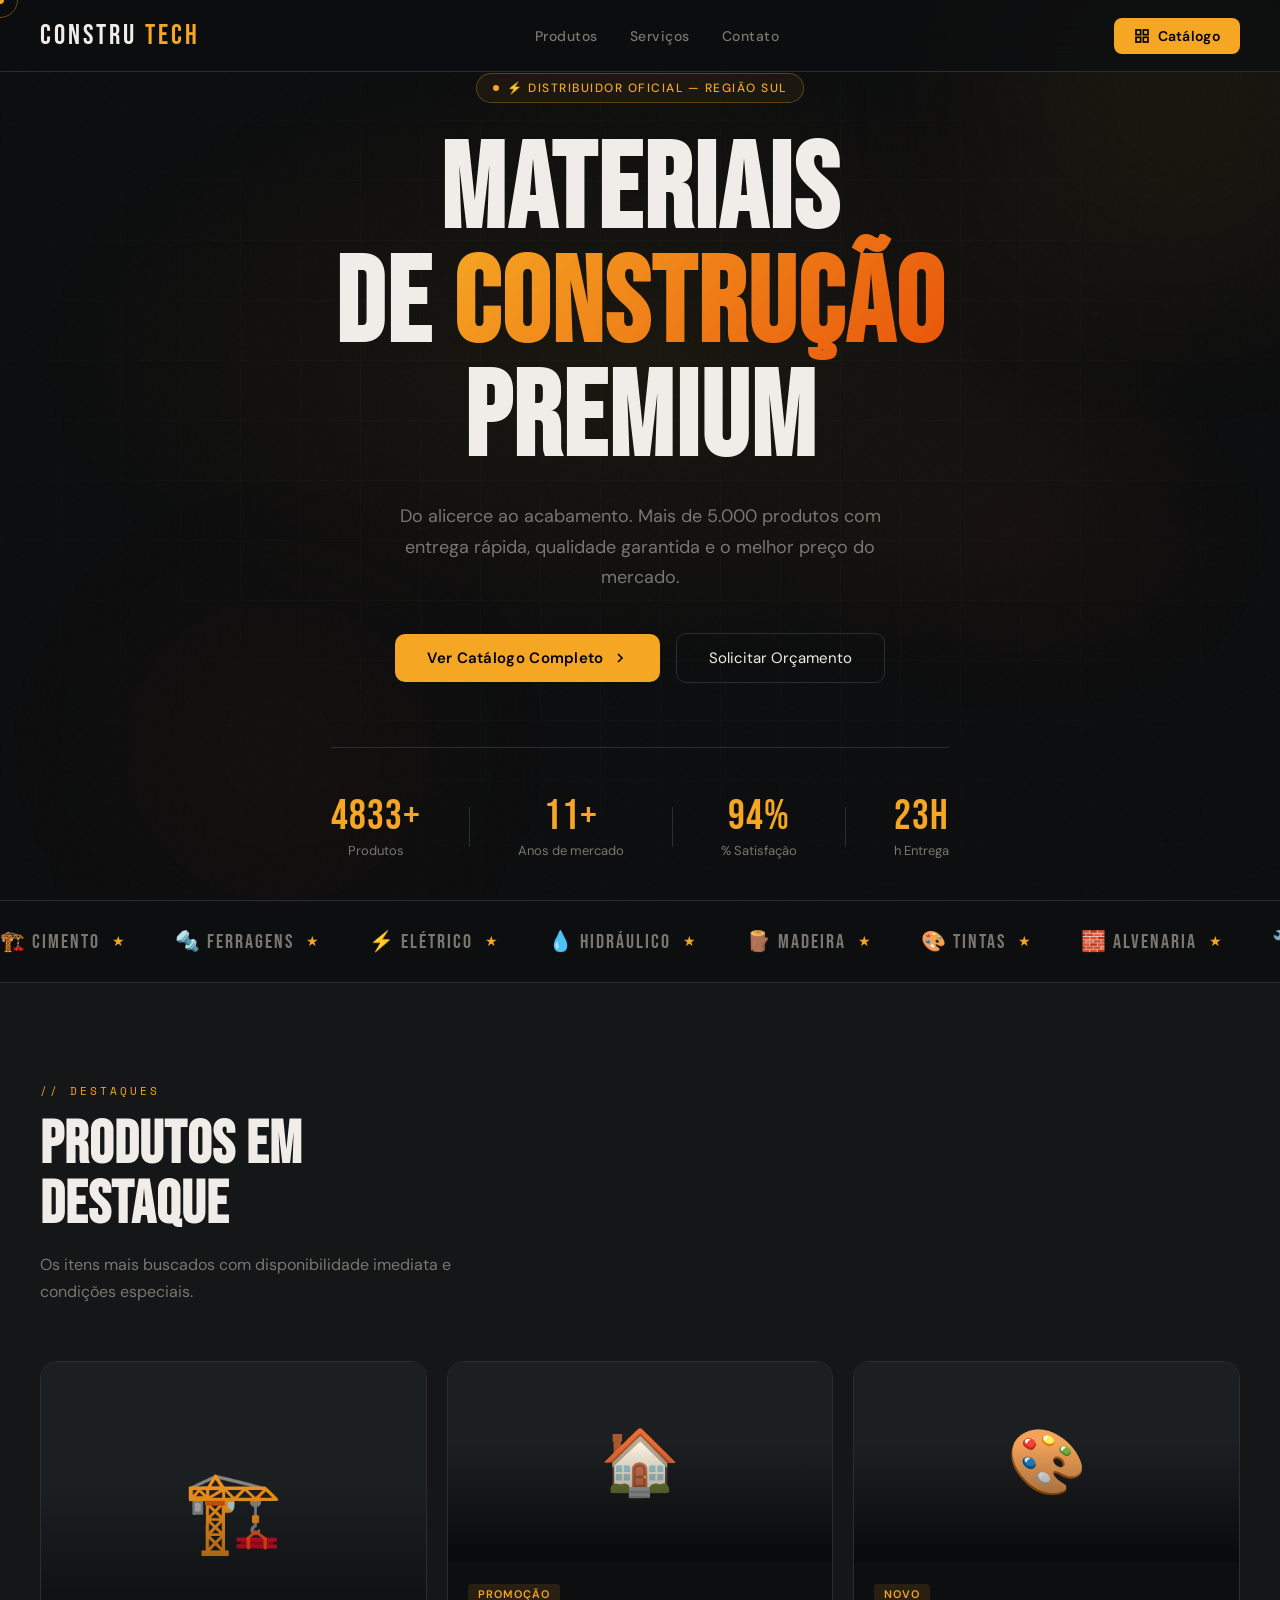
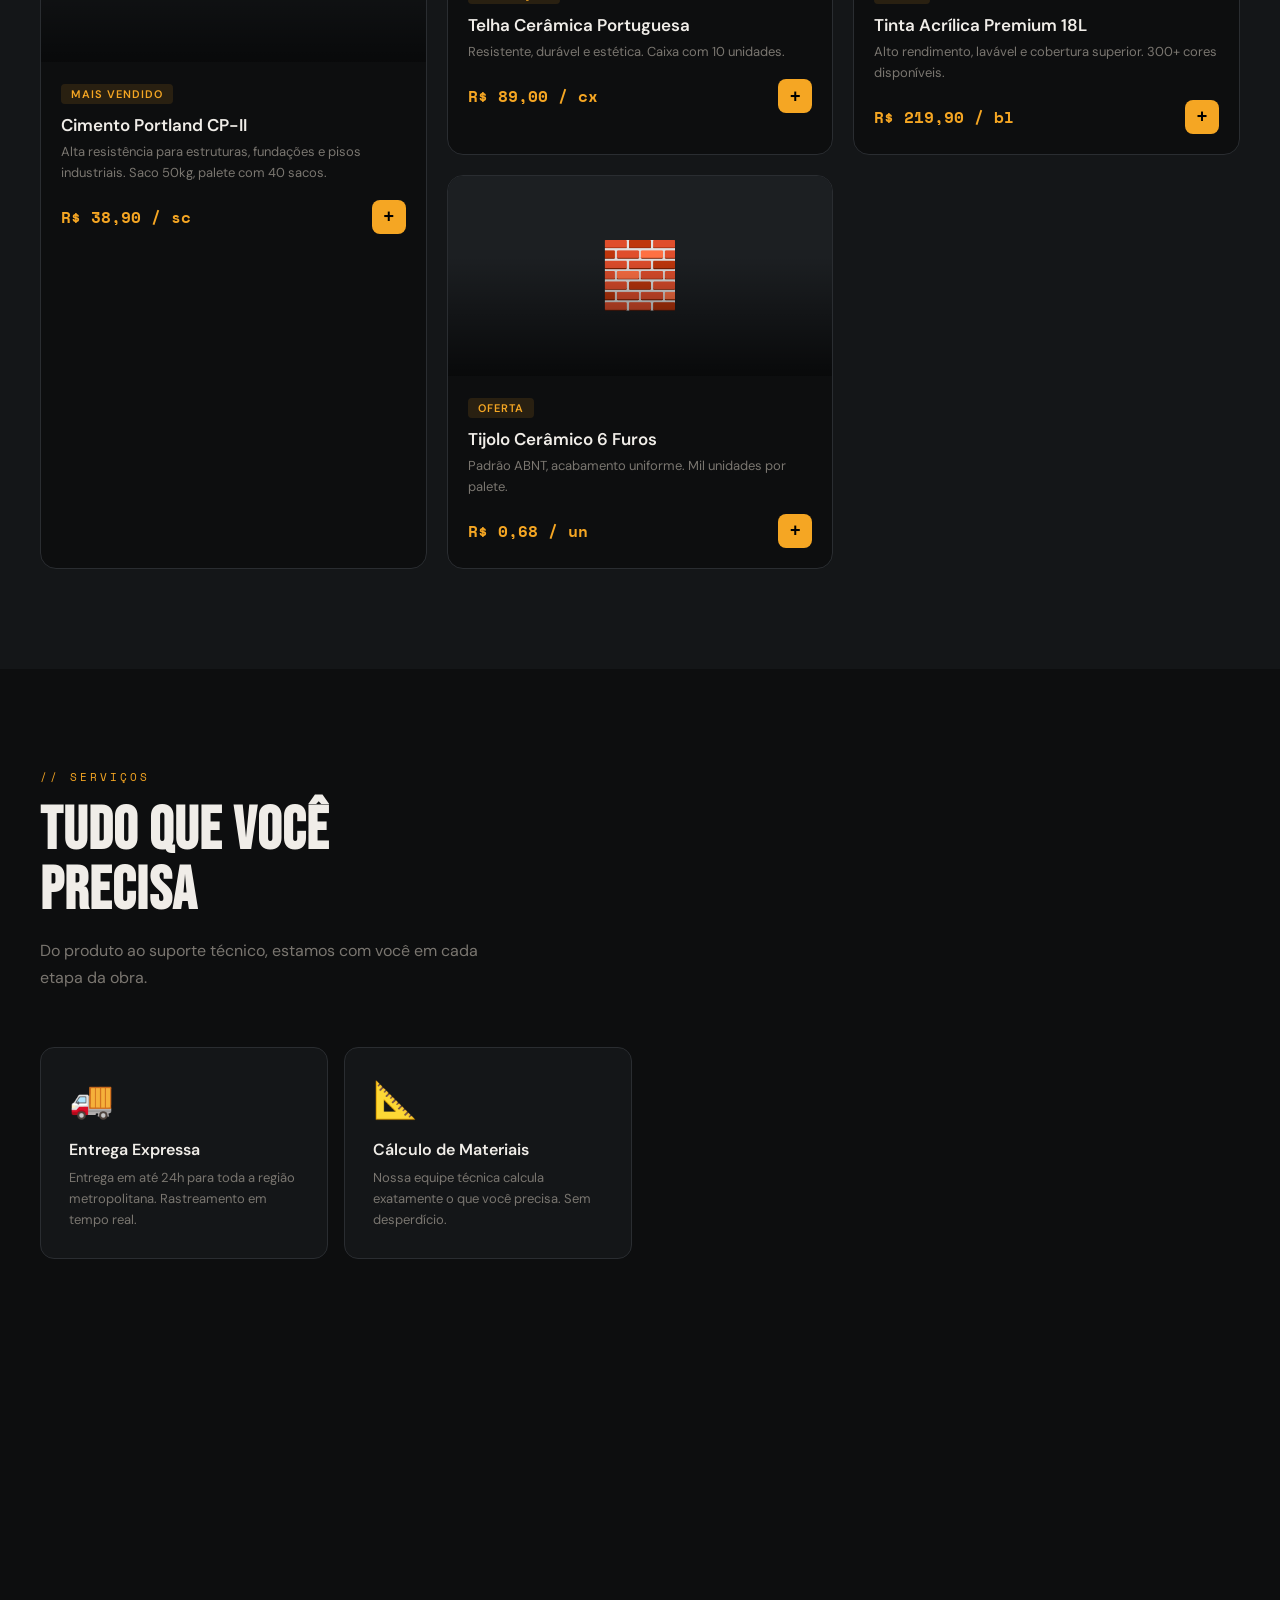
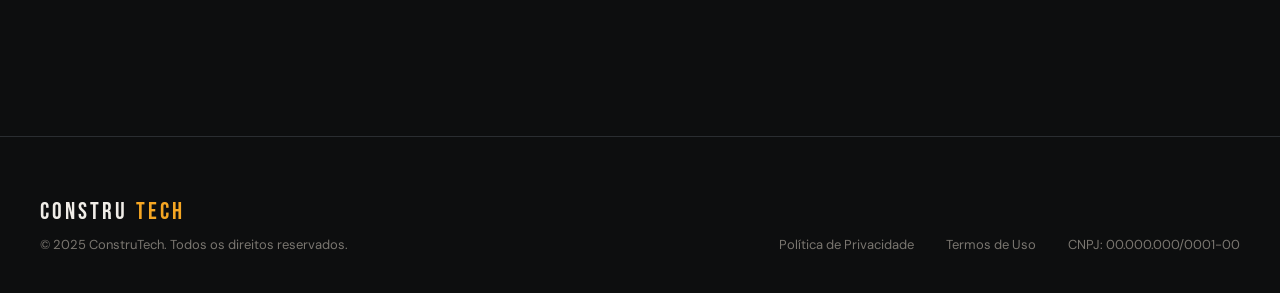
<file: MaterialConstruçãoBase_LP+catalog/index/MC_LP.html>
<!DOCTYPE html>
<html lang="pt-BR">
<head>
<meta charset="UTF-8">
<meta name="viewport" content="width=device-width, initial-scale=1.0">
<title>ConstruTech — Materiais de Construção</title>
<link rel="preconnect" href="https://fonts.googleapis.com">
<link href="https://fonts.googleapis.com/css2?family=Bebas+Neue&family=DM+Sans:wght@300;400;500;600&family=Space+Mono:wght@400;700&display=swap" rel="stylesheet">
<link rel="stylesheet" href="../CSS/style_LP.css">

</head>
<body>

<!-- Custom Cursor -->
<div class="cursor">
  <div class="cursor-dot" id="cursorDot"></div>
  <div class="cursor-ring" id="cursorRing"></div>
</div>

<!-- Overlay -->
<div class="overlay" id="overlay" onclick="closeSidebar()"></div>

<!-- SIDEBAR CATALOG -->
<aside class="sidebar" id="sidebar">
  <div class="sidebar-header">
    <span class="sidebar-title">📋 Catálogo</span>
    <button class="close-btn" onclick="closeSidebar()">✕</button>
  </div>
  <div class="search-box">
    <div class="search-input-wrap">
      <svg viewBox="0 0 24 24" fill="none" stroke="currentColor" stroke-width="2">
        <circle cx="11" cy="11" r="8"/><path d="m21 21-4.35-4.35"/>
      </svg>
      <input class="search-input" id="catalogSearch" type="text" placeholder="Buscar produto..." oninput="filterCatalog(this.value)">
    </div>
  </div>
  <div class="categories" id="categoryChips">
    <button class="cat-chip active" onclick="filterByCategory('todos', this)">Todos</button>
    <button class="cat-chip" onclick="filterByCategory('cimento', this)">Cimento</button>
    <button class="cat-chip" onclick="filterByCategory('ferragens', this)">Ferragens</button>
    <button class="cat-chip" onclick="filterByCategory('elétrico', this)">Elétrico</button>
    <button class="cat-chip" onclick="filterByCategory('hidráulico', this)">Hidráulico</button>
    <button class="cat-chip" onclick="filterByCategory('madeira', this)">Madeira</button>
    <button class="cat-chip" onclick="filterByCategory('tintas', this)">Tintas</button>
  </div>
  <div class="catalog-list" id="catalogList"><!-- JS renderizado --></div>
</aside>

<!-- NAV -->
<nav id="mainNav">
  <div class="logo">CONSTRU<span>TECH</span></div>
  <div class="nav-links">
    <a href="#featured">Produtos</a>
    <a href="#services">Serviços</a>
    <a href="#contact">Contato</a>
  </div>
  <div class="nav-cta">
    <button class="catalog-btn" onclick="openSidebar()">
      <svg viewBox="0 0 24 24" fill="none" stroke="currentColor" stroke-width="2.5">
        <rect x="3" y="3" width="7" height="7"/><rect x="14" y="3" width="7" height="7"/>
        <rect x="14" y="14" width="7" height="7"/><rect x="3" y="14" width="7" height="7"/>
      </svg>
      Catálogo
    </button>
  </div>
</nav>

<!-- MAIN -->
<main class="main" id="mainContent">

  <!-- HERO -->
  <section class="hero">
    <div class="hero-bg"></div>
    <div class="hero-grid"></div>
    <div class="shape shape-1"></div>
    <div class="shape shape-2"></div>
    <div class="hero-content">
      <div class="hero-badge">⚡ Distribuidor Oficial — Região Sul</div>
      <h1 class="hero-title">
        MATERIAIS<br>DE <em>CONSTRUÇÃO</em><br>PREMIUM
      </h1>
      <p class="hero-sub">
        Do alicerce ao acabamento. Mais de 5.000 produtos com entrega rápida, qualidade garantida e o melhor preço do mercado.
      </p>
      <div class="hero-actions">
        <button class="btn-primary" onclick="openSidebar()">
          Ver Catálogo Completo
          <svg width="16" height="16" viewBox="0 0 24 24" fill="none" stroke="currentColor" stroke-width="2.5"><path d="m9 18 6-6-6-6"/></svg>
        </button>
        <button class="btn-secondary">Solicitar Orçamento</button>
      </div>
      <div class="hero-stats">
        <div>
          <div class="stat-num" data-target="5000">0</div>
          <div class="stat-lbl">Produtos</div>
        </div>
        <div style="width:1px;height:40px;background:var(--border)"></div>
        <div>
          <div class="stat-num" data-target="12">0</div>
          <div class="stat-lbl">Anos de mercado</div>
        </div>
        <div style="width:1px;height:40px;background:var(--border)"></div>
        <div>
          <div class="stat-num" data-target="98">0</div>
          <div class="stat-lbl">% Satisfação</div>
        </div>
        <div style="width:1px;height:40px;background:var(--border)"></div>
        <div>
          <div class="stat-num" data-target="24">0</div>
          <div class="stat-lbl">h Entrega</div>
        </div>
      </div>
    </div>
  </section>

  <!-- MARQUEE -->
  <div class="marquee-section">
    <div class="marquee-track" id="marqueeTrack">
      <div class="marquee-item">🏗️ CIMENTO <span>★</span></div>
      <div class="marquee-item">🔩 FERRAGENS <span>★</span></div>
      <div class="marquee-item">⚡ ELÉTRICO <span>★</span></div>
      <div class="marquee-item">💧 HIDRÁULICO <span>★</span></div>
      <div class="marquee-item">🪵 MADEIRA <span>★</span></div>
      <div class="marquee-item">🎨 TINTAS <span>★</span></div>
      <div class="marquee-item">🧱 ALVENARIA <span>★</span></div>
      <div class="marquee-item">🔧 FERRAMENTAS <span>★</span></div>
      <div class="marquee-item">🏗️ CIMENTO <span>★</span></div>
      <div class="marquee-item">🔩 FERRAGENS <span>★</span></div>
      <div class="marquee-item">⚡ ELÉTRICO <span>★</span></div>
      <div class="marquee-item">💧 HIDRÁULICO <span>★</span></div>
      <div class="marquee-item">🪵 MADEIRA <span>★</span></div>
      <div class="marquee-item">🎨 TINTAS <span>★</span></div>
      <div class="marquee-item">🧱 ALVENARIA <span>★</span></div>
      <div class="marquee-item">🔧 FERRAMENTAS <span>★</span></div>
    </div>
  </div>

  <!-- FEATURED -->
  <section class="section featured" id="featured">
    <div>
      <div class="section-label reveal">// destaques</div>
      <h2 class="section-title reveal">PRODUTOS EM<br>DESTAQUE</h2>
      <p class="section-sub reveal">Os itens mais buscados com disponibilidade imediata e condições especiais.</p>
    </div>
    <div class="featured-grid reveal">
      <div class="feat-card" onclick="addToCart('Cimento CP-II 50kg')">
        <div class="feat-img" style="font-size:80px">🏗️
          <div class="feat-img-overlay"></div>
        </div>
        <div class="feat-body">
          <span class="feat-tag">Mais Vendido</span>
          <div class="feat-name">Cimento Portland CP-II</div>
          <div class="feat-desc">Alta resistência para estruturas, fundações e pisos industriais. Saco 50kg, palete com 40 sacos.</div>
          <div class="feat-footer">
            <span class="feat-price">R$ 38,90 / sc</span>
            <button class="feat-btn">+</button>
          </div>
        </div>
      </div>
      <div class="feat-card" onclick="addToCart('Telha Cerâmica')">
        <div class="feat-img">🏠
          <div class="feat-img-overlay"></div>
        </div>
        <div class="feat-body">
          <span class="feat-tag">Promoção</span>
          <div class="feat-name">Telha Cerâmica Portuguesa</div>
          <div class="feat-desc">Resistente, durável e estética. Caixa com 10 unidades.</div>
          <div class="feat-footer">
            <span class="feat-price">R$ 89,00 / cx</span>
            <button class="feat-btn">+</button>
          </div>
        </div>
      </div>
      <div class="feat-card" onclick="addToCart('Tinta Acrílica')">
        <div class="feat-img">🎨
          <div class="feat-img-overlay"></div>
        </div>
        <div class="feat-body">
          <span class="feat-tag">Novo</span>
          <div class="feat-name">Tinta Acrílica Premium 18L</div>
          <div class="feat-desc">Alto rendimento, lavável e cobertura superior. 300+ cores disponíveis.</div>
          <div class="feat-footer">
            <span class="feat-price">R$ 219,90 / bl</span>
            <button class="feat-btn">+</button>
          </div>
        </div>
      </div>
      <div class="feat-card" onclick="addToCart('Tijolo Cerâmico')">
        <div class="feat-img">🧱
          <div class="feat-img-overlay"></div>
        </div>
        <div class="feat-body">
          <span class="feat-tag">Oferta</span>
          <div class="feat-name">Tijolo Cerâmico 6 Furos</div>
          <div class="feat-desc">Padrão ABNT, acabamento uniforme. Mil unidades por palete.</div>
          <div class="feat-footer">
            <span class="feat-price">R$ 0,68 / un</span>
            <button class="feat-btn">+</button>
          </div>
        </div>
      </div>
    </div>
  </section>

  <!-- SERVICES -->
  <section class="section" id="services">
    <div style="max-width:600px">
      <div class="section-label reveal">// serviços</div>
      <h2 class="section-title reveal">TUDO QUE VOCÊ<br>PRECISA</h2>
      <p class="section-sub reveal">Do produto ao suporte técnico, estamos com você em cada etapa da obra.</p>
    </div>
    <div class="services-grid">
      <div class="service-card reveal">
        <div class="service-icon">🚚</div>
        <div class="service-name">Entrega Expressa</div>
        <div class="service-desc">Entrega em até 24h para toda a região metropolitana. Rastreamento em tempo real.</div>
      </div>
      <div class="service-card reveal">
        <div class="service-icon">📐</div>
        <div class="service-name">Cálculo de Materiais</div>
        <div class="service-desc">Nossa equipe técnica calcula exatamente o que você precisa. Sem desperdício.</div>
      </div>
      <div class="service-card reveal">
        <div class="service-icon">💳</div>
        <div class="service-name">Crédito Facilitado</div>
        <div class="service-desc">Parcele em até 12x sem juros no cartão ou boleto para pessoa jurídica.</div>
      </div>
      <div class="service-card reveal">
        <div class="service-icon">🔧</div>
        <div class="service-name">Suporte Técnico</div>
        <div class="service-desc">Engenheiros disponíveis para consultas técnicas sobre produtos e aplicações.</div>
      </div>
    </div>
  </section>

  <!-- CTA BANNER -->
  <div class="cta-banner reveal" id="contact">
    <div class="cta-text">
      <div class="section-label">// orçamento</div>
      <h2 class="section-title">SOLICITE SEU<br>ORÇAMENTO</h2>
      <p class="section-sub">Preços especiais para construtoras, empreiteiras e compras no atacado.</p>
    </div>
    <div class="cta-actions">
      <button class="btn-primary" style="font-size:16px;padding:16px 40px" onclick="showToast('📞 Em breve entraremos em contato!')">
        Falar com Consultor
      </button>
      <button class="btn-secondary" style="text-align:center" onclick="openSidebar()">Ver Catálogo Completo</button>
    </div>
  </div>

  <!-- FOOTER -->
  <footer>
    <div class="footer-brand">
      <div class="logo">CONSTRU<span>TECH</span></div>
      <div class="footer-copy">© 2025 ConstruTech. Todos os direitos reservados.</div>
    </div>
    <div class="footer-links">
      <a href="#">Política de Privacidade</a>
      <a href="#">Termos de Uso</a>
      <a href="#">CNPJ: 00.000.000/0001-00</a>
    </div>
  </footer>

</main>

<!-- TOAST -->
<div class="toast" id="toast">
  <span class="toast-icon" id="toastIcon">✅</span>
  <span id="toastMsg">Produto adicionado!</span>
</div>

<script>
// ─── DATA ───────────────────────────────────────────
const products = [
  { name: 'Cimento CP-II 50kg', cat: 'cimento', price: 'R$ 38,90', icon: '🏗️' },
  { name: 'Cimento CP-V 50kg', cat: 'cimento', price: 'R$ 41,50', icon: '🏗️' },
  { name: 'Argamassa ACIII 20kg', cat: 'cimento', price: 'R$ 22,00', icon: '⬜' },
  { name: 'Parafuso Sextavado M8', cat: 'ferragens', price: 'R$ 0,45', icon: '🔩' },
  { name: 'Prego Liso 17x27 1kg', cat: 'ferragens', price: 'R$ 8,90', icon: '📌' },
  { name: 'Dobradiça Pesada 3"', cat: 'ferragens', price: 'R$ 6,80', icon: '🔗' },
  { name: 'Fechadura Roseta', cat: 'ferragens', price: 'R$ 34,90', icon: '🔐' },
  { name: 'Cabo Flexível 2,5mm 100m', cat: 'elétrico', price: 'R$ 189,00', icon: '⚡' },
  { name: 'Disjuntor Bipolar 32A', cat: 'elétrico', price: 'R$ 28,50', icon: '💡' },
  { name: 'Tomada 2P+T Espelho', cat: 'elétrico', price: 'R$ 12,90', icon: '🔌' },
  { name: 'Eletroduto PVC 3/4" 3m', cat: 'elétrico', price: 'R$ 9,20', icon: '🔋' },
  { name: 'Joelho PVC 50mm', cat: 'hidráulico', price: 'R$ 4,50', icon: '💧' },
  { name: 'Tubo PVC Esgoto 100mm 6m', cat: 'hidráulico', price: 'R$ 67,00', icon: '🚿' },
  { name: 'Registro de Gaveta 3/4"', cat: 'hidráulico', price: 'R$ 32,00', icon: '🚰' },
  { name: 'Caixa D\'água 500L', cat: 'hidráulico', price: 'R$ 390,00', icon: '🪣' },
  { name: 'Pinus Bruto 2x4 3m', cat: 'madeira', price: 'R$ 18,90', icon: '🪵' },
  { name: 'Compensado OSB 15mm', cat: 'madeira', price: 'R$ 85,00', icon: '🪵' },
  { name: 'Porta Macica Angelim', cat: 'madeira', price: 'R$ 340,00', icon: '🚪' },
  { name: 'Tinta Acrílica 18L Branco', cat: 'tintas', price: 'R$ 219,90', icon: '🎨' },
  { name: 'Selador Parede 18L', cat: 'tintas', price: 'R$ 98,00', icon: '🖌️' },
  { name: 'Verniz Brilhante 3,6L', cat: 'tintas', price: 'R$ 65,00', icon: '✨' },
  { name: 'Tijolo Cerâmico 6F', cat: 'cimento', price: 'R$ 0,68', icon: '🧱' },
  { name: 'Telha Cerâmica cx/10', cat: 'cimento', price: 'R$ 89,00', icon: '🏠' },
];

let activeCategory = 'todos';

function renderCatalog(items) {
  const list = document.getElementById('catalogList');
  if (items.length === 0) {
    list.innerHTML = '<div class="no-results">Nenhum produto encontrado 😕</div>';
    return;
  }
  list.innerHTML = items.map(p => `
    <div class="catalog-item" onclick="addToCart('${p.name}')">
      <div class="item-icon">${p.icon}</div>
      <div class="item-info">
        <div class="item-name">${p.name}</div>
        <div class="item-cat">${p.cat.charAt(0).toUpperCase()+p.cat.slice(1)}</div>
      </div>
      <div class="item-price">${p.price}</div>
    </div>
  `).join('');
}

function filterCatalog(query) {
  const q = query.toLowerCase();
  let items = activeCategory === 'todos' ? products : products.filter(p => p.cat === activeCategory);
  if (q) items = items.filter(p => p.name.toLowerCase().includes(q) || p.cat.toLowerCase().includes(q));
  renderCatalog(items);
}

function filterByCategory(cat, el) {
  activeCategory = cat;
  document.querySelectorAll('.cat-chip').forEach(c => c.classList.remove('active'));
  el.classList.add('active');
  const q = document.getElementById('catalogSearch').value;
  filterCatalog(q);
}

renderCatalog(products);

// ─── SIDEBAR ─────────────────────────────────────────
function openSidebar() {
  document.getElementById('sidebar').classList.add('open');
  document.getElementById('overlay').classList.add('active');
  document.getElementById('mainContent').classList.add('shifted');
  document.getElementById('mainNav').classList.add('shifted');
}
function closeSidebar() {
  document.getElementById('sidebar').classList.remove('open');
  document.getElementById('overlay').classList.remove('active');
  document.getElementById('mainContent').classList.remove('shifted');
  document.getElementById('mainNav').classList.remove('shifted');
}

// ─── TOAST ────────────────────────────────────────────
let toastTimer;
function showToast(msg, icon = '✅') {
  const t = document.getElementById('toast');
  document.getElementById('toastMsg').textContent = msg;
  document.getElementById('toastIcon').textContent = icon;
  t.classList.add('show');
  clearTimeout(toastTimer);
  toastTimer = setTimeout(() => t.classList.remove('show'), 3000);
}
function addToCart(name) {
  showToast(`${name} adicionado ao orçamento!`, '🛒');
}

// ─── CURSOR ───────────────────────────────────────────
const dot = document.getElementById('cursorDot');
const ring = document.getElementById('cursorRing');
let mx = 0, my = 0, rx = 0, ry = 0;
document.addEventListener('mousemove', e => { mx = e.clientX; my = e.clientY; });
(function animate() {
  dot.style.left = mx + 'px'; dot.style.top = my + 'px';
  rx += (mx - rx) * .12; ry += (my - ry) * .12;
  ring.style.left = rx + 'px'; ring.style.top = ry + 'px';
  requestAnimationFrame(animate);
})();

// ─── SCROLL REVEAL ─────────────────────────────────────
const observer = new IntersectionObserver(entries => {
  entries.forEach((e, i) => {
    if (e.isIntersecting) {
      setTimeout(() => e.target.classList.add('visible'), i * 80);
    }
  });
}, { threshold: .12 });
document.querySelectorAll('.reveal').forEach(el => observer.observe(el));

// ─── COUNT-UP STATS ─────────────────────────────────────
function countUp(el, target, suffix = '') {
  let start = 0;
  const step = target / 60;
  const t = setInterval(() => {
    start += step;
    if (start >= target) { el.textContent = target + suffix; clearInterval(t); return; }
    el.textContent = Math.floor(start) + suffix;
  }, 20);
}
const statsObserver = new IntersectionObserver(entries => {
  entries.forEach(e => {
    if (e.isIntersecting) {
      document.querySelectorAll('[data-target]').forEach(el => {
        const t = parseInt(el.getAttribute('data-target'));
        const suffix = el.parentElement.querySelector('.stat-lbl').textContent === '% Satisfação' ? '%' :
                       el.parentElement.querySelector('.stat-lbl').textContent === 'h Entrega' ? 'h' : '+';
        countUp(el, t, suffix);
      });
      statsObserver.disconnect();
    }
  });
}, { threshold: .5 });
const heroStats = document.querySelector('.hero-stats');
if (heroStats) statsObserver.observe(heroStats);

// Keyboard shortcut: K to open catalog
document.addEventListener('keydown', e => {
  if ((e.metaKey || e.ctrlKey) && e.key === 'k') { e.preventDefault(); openSidebar(); }
  if (e.key === 'Escape') closeSidebar();
});
</script>
</body>
</html>
</file>
<file: style.css>
/* =========================================================
   LV SOLUÇÕES DIGITAIS — Design System
   ========================================================= */
:root{
  /* cores */
  --red: #E31D24;
  --red-dark: #991B1B;
  --black: #0B0B0B;
  --black-2: #151515;
  --graphite: #242424;
  --off-white: #F5F1EA;
  --white: #FFFFFF;
  --ink: #1A1A1A;
  --muted: #6B6459;
  --muted-light: rgba(245,241,234,0.72);
  --border: rgba(11,11,11,0.08);
  --border-light: rgba(245,241,234,0.14);

  /* tipografia */
  --font-display: 'Sora', sans-serif;
  --font-body: 'Inter', sans-serif;

  /* layout */
  --container: 1180px;
  --radius-sm: 10px;
  --radius-md: 16px;
  --radius-lg: 28px;
  --shadow-card: 0 10px 30px -12px rgba(11,11,11,0.15);
  --shadow-card-hover: 0 20px 45px -15px rgba(11,11,11,0.25);
  --ease: cubic-bezier(.22,1,.36,1);
}

*,*::before,*::after{ box-sizing:border-box; }
html{ scroll-behavior:smooth; }
body{
  margin:0;
  font-family:var(--font-body);
  background:var(--off-white);
  color:var(--ink);
  -webkit-font-smoothing:antialiased;
  overflow-x:hidden;
}
img{ max-width:100%; display:block; }
a{ color:inherit; text-decoration:none; }
ul,ol{ margin:0; padding:0; list-style:none; }
h1,h2,h3,h4{ font-family:var(--font-display); margin:0; line-height:1.12; }
p{ margin:0; }
button{ font-family:inherit; cursor:pointer; }

.container{
  max-width:var(--container);
  margin:0 auto;
  padding:0 28px;
}

@media (prefers-reduced-motion: reduce){
  *{ animation-duration:0.01ms !important; animation-iteration-count:1 !important; transition-duration:0.01ms !important; scroll-behavior:auto !important; }
}

/* reveal-on-scroll */
.reveal{ opacity:0; transform:translateY(24px); transition:opacity .7s var(--ease), transform .7s var(--ease); }
.reveal.is-visible{ opacity:1; transform:translateY(0); }
.reveal--delay-1{ transition-delay:.12s; }
.reveal--delay-2{ transition-delay:.24s; }

.text-accent{ color:var(--red); }

/* =========================================================
   BUTTONS
   ========================================================= */
.btn{
  display:inline-flex; align-items:center; gap:8px;
  padding:15px 26px;
  border-radius:100px;
  font-weight:600;
  font-size:0.95rem;
  border:1.5px solid transparent;
  transition:transform .25s var(--ease), box-shadow .25s var(--ease), background .25s var(--ease), color .25s var(--ease), border-color .25s var(--ease);
  white-space:nowrap;
}
.btn svg{ transition:transform .25s var(--ease); }
.btn:hover svg{ transform:translateX(3px); }
.btn:active{ transform:scale(0.97); }

.btn--primary{
  background:linear-gradient(135deg, var(--red), var(--red-dark));
  color:var(--white);
  box-shadow:0 10px 24px -8px rgba(227,29,36,0.55);
}
.btn--primary:hover{ box-shadow:0 14px 30px -8px rgba(227,29,36,0.7); transform:translateY(-2px); }

.btn--ghost{
  background:transparent;
  border-color:rgba(245,241,234,0.35);
  color:var(--off-white);
}
.btn--ghost:hover{ border-color:var(--off-white); background:rgba(245,241,234,0.08); }

.btn--outline-light{
  background:transparent;
  border-color:rgba(245,241,234,0.35);
  color:var(--off-white);
}
.btn--outline-light:hover{ background:rgba(245,241,234,0.1); border-color:var(--off-white); }

.btn--sm{ padding:10px 18px; font-size:0.85rem; }

.link-arrow{
  display:inline-flex; align-items:center; gap:8px;
  background:none; border:none; color:var(--ink);
  font-weight:600; font-size:0.95rem; padding:0;
}
.link-arrow svg{ transition:transform .25s var(--ease); }
.link-arrow:hover svg{ transform:translateX(4px); }

/* =========================================================
   HEADER
   ========================================================= */
.header{
  position:fixed; top:0; left:0; right:0; z-index:100;
  padding:18px 0;
  transition:background .3s var(--ease), padding .3s var(--ease), box-shadow .3s var(--ease);
}
.header.is-scrolled{
  background:rgba(245,241,234,0.92);
  backdrop-filter:blur(10px);
  padding:12px 0;
  box-shadow:0 4px 24px rgba(11,11,11,0.06);
}
.header__inner{ display:flex; align-items:center; justify-content:space-between; gap:24px; }

.logo{ display:flex; align-items:center; gap:10px; color:var(--off-white); flex-shrink:0; }
.header__logo-img { height: 40px; width: auto; filter: brightness(0) invert(1); transition: filter 0.3s var(--ease); }
.header.is-scrolled .header__logo-img { filter: none; }

.logo__mark{ color:var(--red); flex-shrink:0; }
.logo__text{ display:flex; flex-direction:column; line-height:1; }
.logo__text strong{ font-family:var(--font-display); font-size:1.35rem; font-weight:800; letter-spacing:0.5px; }
.logo__text small{ font-size:0.55rem; font-weight:600; letter-spacing:1.5px; text-transform:uppercase; color:var(--muted); line-height:1.2; margin-top:2px; }

.nav{ display:flex; align-items:center; gap:30px; }
.nav__link{ font-size:0.92rem; font-weight:500; color:var(--off-white); position:relative; padding:4px 0; transition:color 0.3s var(--ease); }
.header.is-scrolled .nav__link { color: var(--ink); }
.nav__link::after{
  content:''; position:absolute; left:0; bottom:-2px; width:0; height:2px; background:var(--red);
  transition:width .25s var(--ease);
}
.nav__link:hover::after, .nav__link.is-active::after{ width:100%; }

.header__actions{ display:flex; align-items:center; gap:16px; }

.menu-toggle{
  display:none; flex-direction:column; justify-content:center; gap:5px;
  width:38px; height:38px; background:none; border:none; padding:0;
}
.menu-toggle span{ display:block; width:22px; height:2px; background:var(--off-white); border-radius:2px; transition:transform .3s var(--ease), opacity .3s var(--ease), background .3s var(--ease); margin:0 auto; }
.header.is-scrolled .menu-toggle span, .nav.is-open ~ .header__actions .menu-toggle span { background: var(--ink); }
.menu-toggle[aria-expanded="true"] span:nth-child(1){ transform:translateY(7px) rotate(45deg); }
.menu-toggle[aria-expanded="true"] span:nth-child(2){ opacity:0; }
.menu-toggle[aria-expanded="true"] span:nth-child(3){ transform:translateY(-7px) rotate(-45deg); }

/* =========================================================
   HERO
   ========================================================= */
.hero{
  position:relative;
  background:var(--black);
  color:var(--off-white);
  padding:150px 0 90px;
  overflow:hidden;
}
.hero__bg{ position:absolute; inset:0; z-index:0; overflow:hidden; }
.hero__bg--soft{ opacity:0.6; }
.hero__waves{ position:absolute; inset:0; width:100%; height:100%; }
.hero__glow{ position:absolute; border-radius:50%; filter:blur(90px); }
.hero__glow--1{ width:520px; height:520px; background:radial-gradient(circle, rgba(227,29,36,0.35), transparent 70%); top:-180px; right:-120px; }
.hero__glow--2{ width:420px; height:420px; background:radial-gradient(circle, rgba(153,27,27,0.4), transparent 70%); bottom:-160px; left:-100px; }

.hero__inner{
  position:relative; z-index:1;
  display:grid; grid-template-columns:1.05fr 0.95fr; gap:60px; align-items:center;
}

.eyebrow{
  display:inline-flex; align-items:center; gap:8px;
  font-size:0.78rem; font-weight:700; letter-spacing:1.5px; text-transform:uppercase;
  color:var(--red); margin:0 0 18px;
}
.eyebrow__dot{ width:6px; height:6px; border-radius:50%; background:var(--red); box-shadow:0 0 0 4px rgba(227,29,36,0.2); }
.eyebrow--light{ color:#ff8a8d; }

.hero__title{
  font-size:clamp(2.1rem, 4.2vw, 3.3rem);
  font-weight:700;
  letter-spacing:-0.5px;
  max-width:640px;
}
.hero__subtitle{
  margin-top:20px; max-width:520px;
  font-size:1.05rem; line-height:1.6;
  color:var(--muted-light);
}
.hero__cta{ display:flex; flex-wrap:wrap; gap:14px; margin-top:32px; }

.hero__stats{ display:flex; gap:28px; margin-top:52px; }
.hero__stats li{ display:flex; align-items:flex-start; gap:10px; max-width:190px; }
.hero__stats svg{ color:var(--red); flex-shrink:0; margin-top:2px; }
.hero__stats strong{ display:block; font-size:0.92rem; font-weight:700; margin-bottom:2px; }
.hero__stats span{ font-size:0.8rem; color:var(--muted-light); line-height:1.4; }

.hero__scroll{
  position:absolute; left:50%; bottom:28px; transform:translateX(-50%);
  color:var(--muted-light); z-index:1;
  animation:bob 2.2s ease-in-out infinite;
}
@keyframes bob{ 0%,100%{ transform:translate(-50%,0);} 50%{ transform:translate(-50%,8px);} }

/* ---- hero device mockup ---- */
.mockup img{
  display: flex;
  margin-bottom: 250px;
}

/* =========================================================
   SECTIONS (generic)
   ========================================================= */
.section{ padding:110px 0; position:relative; }
.section--muted{ background:#EFEAE0; }
.section--dark{ background:var(--black); color:var(--off-white); overflow:hidden; }

.section__head{
  display:grid; grid-template-columns:1.1fr 0.9fr; gap:40px; align-items:end;
  margin-bottom:56px;
}
.section__title{ font-size:clamp(1.7rem, 3vw, 2.5rem); font-weight:700; letter-spacing:-0.4px; }
.section__title--light{ color:var(--off-white); }
.section__intro{ color:var(--muted); font-size:1rem; line-height:1.65; max-width:460px; }
.section--dark .section__intro{ color:var(--muted-light); }

/* =========================================================
   SERVICE CARDS
   ========================================================= */
.cards{ display:grid; gap:26px; }
.cards--3{ grid-template-columns:repeat(3,1fr); }

.card{
  background:var(--white);
  border-radius:var(--radius-md);
  padding:34px 30px;
  box-shadow:var(--shadow-card);
  transition:transform .35s var(--ease), box-shadow .35s var(--ease);
  display:flex; flex-direction:column;
}
.card:hover{ transform:translateY(-6px); box-shadow:var(--shadow-card-hover); }
.card__icon{
  width:54px; height:54px; border-radius:14px;
  display:flex; align-items:center; justify-content:center;
  background:rgba(227,29,36,0.09); color:var(--red);
  margin-bottom:22px;
}
.card__title{ font-size:1.2rem; font-weight:700; margin-bottom:10px; }
.card__desc{ color:var(--muted); font-size:0.92rem; line-height:1.6; margin-bottom:20px; }
.card__list{ display:flex; flex-direction:column; gap:10px; margin-bottom:26px; }
.card__list li{ display:flex; align-items:center; gap:9px; font-size:0.88rem; color:var(--ink); }
.card__list svg{ color:var(--red); flex-shrink:0; }
.card__cta{ margin-top:auto; background:none; border:none; padding:0; display:inline-flex; align-items:center; gap:7px; color:var(--red); font-weight:600; font-size:0.9rem; }
.card__cta svg{ transition:transform .25s var(--ease); }
.card__cta:hover svg{ transform:translateX(4px); }

/* =========================================================
   PROCESS STEPS
   ========================================================= */
.steps{ display:grid; grid-template-columns:repeat(4,1fr); gap:24px; position:relative; }
.steps::before{
  content:''; position:absolute; top:27px; left:12.5%; right:12.5%; height:2px;
  background:repeating-linear-gradient(90deg, var(--border) 0 8px, transparent 8px 16px);
  z-index:0;
}
.step{ position:relative; z-index:1; text-align:left; }
.step__icon{
  width:56px; height:56px; border-radius:50%;
  background:linear-gradient(135deg, var(--red), var(--red-dark));
  color:var(--white); display:flex; align-items:center; justify-content:center;
  margin-bottom:18px; box-shadow:0 10px 22px -8px rgba(227,29,36,0.5);
}
.step__num{ font-size:0.78rem; font-weight:700; color:var(--red); letter-spacing:1px; margin-bottom:6px; display:block; }
.step__title{ font-size:1.05rem; font-weight:700; margin-bottom:8px; }
.step__desc{ font-size:0.88rem; color:var(--muted); line-height:1.6; }

/* =========================================================
   CAROUSEL (portfolio + testimonials)
   ========================================================= */
.carousel{ position:relative; display:flex; align-items:center; gap:14px; }
.carousel__track{
  display:flex; gap:22px; overflow-x:auto; scroll-snap-type:x mandatory;
  scrollbar-width:none; -ms-overflow-style:none; padding:6px 2px 20px;
}
.carousel__track::-webkit-scrollbar{ display:none; }

.carousel__arrow{
  flex-shrink:0; width:44px; height:44px; border-radius:50%;
  background:var(--white); border:1px solid var(--border); color:var(--ink);
  display:flex; align-items:center; justify-content:center;
  box-shadow:var(--shadow-card);
  transition:background .25s var(--ease), color .25s var(--ease), transform .2s var(--ease);
  position:relative; z-index:10; cursor:pointer;
}
.carousel__arrow:hover{ background:var(--red); color:var(--white); transform:scale(1.06); }
.carousel__arrow--round{ position:static; background:transparent; border:1px solid var(--border-light); color:var(--off-white); box-shadow:none; position:relative; z-index:10; }
.carousel__arrow--round:hover{ background:var(--red); border-color:var(--red); }

.carousel__dots{ display:flex; justify-content:center; gap:8px; margin-top:8px; position:relative; z-index:10; }
.carousel__dots button{
  width:8px; height:8px; border-radius:50%; background:var(--border); border:none; padding:0;
  transition:background .25s var(--ease), width .25s var(--ease); cursor:pointer;
}
.carousel__dots button.is-active{ background:var(--red); width:22px; border-radius:6px; }

.carousel__nav{ display:flex; align-items:center; justify-content:center; gap:20px; margin-top:30px; position:relative; z-index:10; }
.carousel__counter{ font-size:0.85rem; color:var(--muted-light); min-width:44px; text-align:center; }

/* portfolio card */
.project-card{
  scroll-snap-align:start; flex-shrink:0; width:270px;
  border-radius:var(--radius-md); overflow:hidden; background:var(--white);
  box-shadow:var(--shadow-card); transition:transform .35s var(--ease), box-shadow .35s var(--ease);
  display:flex; flex-direction:column; text-decoration:none;
}
.project-card:hover{ transform:translateY(-6px); box-shadow:var(--shadow-card-hover); }
.project-card__media{
  position:relative;
  background:#0B0B0B;
  aspect-ratio:5/3;
  overflow:hidden;
}
.project-card__img{
  position:absolute; inset:0; width:100%; height:100%; object-fit:cover; z-index:0;
}
.project-card__media::after{ content:''; position:absolute; inset:0; background:linear-gradient(0deg, rgba(0,0,0,0.7), transparent 60%); z-index:1; pointer-events:none; }
.project-card__badge{
  position:absolute; bottom:16px; left:16px; z-index:2; background:rgba(227,29,36,0.92); color:var(--white);
  font-size:0.72rem; font-weight:700; padding:5px 10px; border-radius:100px;
}
.project-card__body{ padding:18px 18px 20px; background:var(--white); flex-grow:1; display:flex; flex-direction:column; justify-content:center; }
.project-card__title{ font-size:0.98rem; font-weight:700; margin-bottom:6px; color:var(--ink); }
.project-card__tags{ font-size:0.78rem; color:var(--muted); }

/* testimonial card */
.testimonial-card{
  scroll-snap-align:start; flex-shrink:0; width:calc(33.333% - 15px);
  background:rgba(245,241,234,0.06); border:1px solid var(--border-light);
  border-radius:var(--radius-md); padding:28px 26px;
  display:flex; flex-direction:column; gap:16px;
  backdrop-filter:blur(6px);
}
.testimonial-card__quote-icon{ color:var(--red); opacity:1;}
.testimonial-card__stars{ display:flex; gap:3px; color:#F5B942; }
.testimonial-card__text{ font-size:0.92rem; line-height:1.6; color:var(--muted-light); flex-grow:1; }
.testimonial-card__author{ display:flex; align-items:center; gap:12px; margin-top:4px; }
.testimonial-card__avatar{
  width:42px; height:42px; border-radius:50%; flex-shrink:0;
  display:flex; align-items:center; justify-content:center;
  background:linear-gradient(135deg, var(--red), var(--red-dark));
  color:var(--white); font-weight:700; font-size:0.85rem;
}
.testimonial-card__author strong{ display:block; font-size:0.88rem; }
.testimonial-card__author span{ display:block; font-size:0.76rem; color:var(--muted-light); }

/* =========================================================
   SOBRE
   ========================================================= */
.about{ display:grid; grid-template-columns:1.1fr 0.9fr; gap:60px; align-items:center; }
.about__stats{ display:grid; grid-template-columns:1fr 1fr; gap:20px; }
.about__stat{
  background:var(--white); border-radius:var(--radius-md); padding:26px 22px;
  box-shadow:var(--shadow-card);
}
.about__stat strong{ display:block; font-family:var(--font-display); font-size:1.7rem; font-weight:800; color:var(--red); }
.about__stat span{ font-size:0.82rem; color:var(--muted); }

/* =========================================================
   CTA FINAL
   ========================================================= */
.cta-final{ position:relative; background:var(--black); color:var(--off-white); padding:100px 0; overflow:hidden; }
.cta-final__inner{ position:relative; z-index:1; display:grid; grid-template-columns:1.3fr 0.7fr; gap:40px; align-items:center; }
.cta-final__rocket{ display:flex; justify-content:center; align-items:center; }

/* =========================================================
   FOOTER
   ========================================================= */
.footer{ background:#080808; color:var(--off-white); padding:70px 0 26px; }
.footer__top{ display:grid; grid-template-columns:1.6fr 1fr 1fr 1fr 1.2fr; gap:36px; padding-bottom:50px; border-bottom:1px solid var(--border-light); }
.footer__brand p{ margin-top:14px; font-size:0.85rem; color:var(--muted-light); line-height:1.6; max-width:240px; }
.logo--footer .logo__text small{ color:var(--muted-light); }
.footer__col h4{ font-size:0.85rem; font-weight:700; margin-bottom:16px; color:var(--off-white); }
.footer__col a{ display:block; font-size:0.85rem; color:var(--muted-light); margin-bottom:10px; transition:color .2s var(--ease); }
.footer__col a:hover{ color:var(--red); }
.footer__contact{ display:flex; flex-direction:column; }
.footer__contact a{ display:flex; align-items:center; gap:8px; }
.footer__contact svg{ flex-shrink:0; color:var(--red); }
.footer__contact .btn{ margin-top:6px; width:fit-content; }

.footer__bottom{ display:flex; justify-content:space-between; align-items:center; padding-top:24px; flex-wrap:wrap; gap:16px; }
.footer__bottom p{ font-size:0.8rem; color:var(--muted-light); }
.socials{ display:flex; gap:12px; }
.socials a{
  width:36px; height:36px; border-radius:50%; border:1px solid var(--border-light);
  display:flex; align-items:center; justify-content:center; color:var(--off-white);
  transition:background .2s var(--ease), border-color .2s var(--ease), color .2s var(--ease);
}
.socials a:hover{ background:var(--red); border-color:var(--red); }

/* =========================================================
   WHATSAPP FLOAT
   ========================================================= */
.whatsapp-float{
  position:fixed; right:24px; bottom:24px; z-index:90;
  width:58px; height:58px; border-radius:50%;
  background:#25D366; color:#0B0B0B;
  display:flex; align-items:center; justify-content:center;
  box-shadow:0 12px 30px -8px rgba(37,211,102,0.6);
  transition:transform .25s var(--ease), box-shadow .25s var(--ease);
  animation:pulse 2.6s ease-in-out infinite;
}
.whatsapp-float:hover{ transform:scale(1.08); box-shadow:0 16px 36px -8px rgba(37,211,102,0.75); }
@keyframes pulse{
  0%,100%{ box-shadow:0 0 0 0 rgba(37,211,102,0.45), 0 12px 30px -8px rgba(37,211,102,0.6); }
  50%{ box-shadow:0 0 0 10px rgba(37,211,102,0), 0 12px 30px -8px rgba(37,211,102,0.6); }
}

/* =========================================================
   MODAL
   ========================================================= */
.modal{ position:fixed; inset:0; z-index:200; display:flex; align-items:center; justify-content:center; padding:24px; visibility:hidden; opacity:0; transition:opacity .3s var(--ease), visibility .3s; }
.modal.is-open{ visibility:visible; opacity:1; }
.modal__backdrop{ position:absolute; inset:0; background:rgba(11,11,11,0.7); backdrop-filter:blur(4px); }
.modal__panel{
  position:relative; background:var(--off-white); border-radius:var(--radius-lg);
  max-width:900px; width:100%; max-height:82vh; overflow-y:auto;
  padding:44px; transform:translateY(24px) scale(0.98); transition:transform .35s var(--ease);
}
.modal.is-open .modal__panel{ transform:translateY(0) scale(1); }
.modal__panel--sm{ max-width:460px; }
.modal__panel h3{ font-size:1.5rem; margin-bottom:20px; padding-right:30px; }
.modal__panel p{ color:var(--muted); line-height:1.7; margin-bottom:24px; }
.modal__close{
  position:absolute; top:24px; right:24px; width:38px; height:38px; border-radius:50%;
  background:var(--white); border:1px solid var(--border); color:var(--ink);
  display:flex; align-items:center; justify-content:center;
}
.modal__close:hover{ background:var(--red); color:var(--white); }
.modal__grid{ display:grid; grid-template-columns:repeat(3,1fr); gap:20px; }

/* =========================================================
   TOAST
   ========================================================= */
.toast{
  position:fixed; left:50%; bottom:100px; transform:translateX(-50%) translateY(20px);
  background:var(--ink); color:var(--off-white); padding:14px 22px; border-radius:100px;
  font-size:0.85rem; font-weight:500; z-index:300; opacity:0; pointer-events:none;
  transition:opacity .3s var(--ease), transform .3s var(--ease);
  box-shadow:0 12px 30px -8px rgba(0,0,0,0.4);
}
.toast.is-visible{ opacity:1; transform:translateX(-50%) translateY(0); }

/* =========================================================
   RESPONSIVE
   ========================================================= */
@media (max-width: 980px){
  .hero__inner{ grid-template-columns:1fr; }
  .mockup img{margin-bottom: 0px;}
  .hero__waves{height: 100%;}
  .section__head{ grid-template-columns:1fr; align-items:start; }
  .section__intro{ max-width:none; }
  .cards--3{ grid-template-columns:1fr; }
  .steps{ grid-template-columns:1fr 1fr; row-gap:40px; }
  .steps::before{ display:none; }
  .about{ grid-template-columns:1fr; }
  .cta-final__inner{ grid-template-columns:1fr; text-align:center; }
  .cta-final__inner .hero__cta{ justify-content:center; }
  .cta-final__rocket{ order:-1; }
  .footer__top{ grid-template-columns:1fr 1fr; }
  .testimonial-card{ width:calc(50% - 11px); }
}

@media (max-width: 760px){
  .hero__glow { display: none; }
  .nav{
    position:fixed; top:0; right:0; bottom:0; width:min(320px,80vw);
    background:var(--off-white); flex-direction:column; align-items:flex-start;
    padding:110px 32px 32px; gap:26px; overflow-y:auto;
    transform:translateX(100%); transition:transform .35s var(--ease);
    box-shadow:-20px 0 40px rgba(0,0,0,0.15);
    z-index:99;
  }
  .nav.is-open{ transform:translateX(0); display: flex; min-height: 100vh; z-index: 1000;}
  .nav__link{ font-size:1.1rem; color:var(--ink); }
  .header__actions .btn--sm{ display:none; }
  .menu-toggle{ display:flex; position: relative; z-index: 1001; }
  .hero{ padding-top:120px; }
  .section__title{ font-size:2rem; }
  .cards--2{ grid-template-columns:1fr; }
  .project-card{ max-width: 100%; }
  .testimonial-card{ width:85vw; }
  .footer__top{ grid-template-columns:1fr; }
  .footer__brand p{ max-width:100%; }
}

.btn-whatsapp-floating {
  position: fixed;
  bottom: 24px;
  right: 24px;
  width: 56px;
  height: 56px;
  background-color: #25D366;
  border-radius: 50%;
  display: flex;
  align-items: center;
  justify-content: center;
  box-shadow: 0 4px 14px rgba(0,0,0,0.3);
  z-index: 1000;
  transition: transform 0.3s var(--ease);
}
.btn-whatsapp-floating:hover {
  transform: scale(1.1);
}

@media (max-width: 480px){
  .container{ padding:0 20px; }
  .hero__cta,.cta-final__inner .hero__cta{ flex-direction:column; align-items:stretch; }
  .btn{ justify-content:center; }
  .modal__grid{ grid-template-columns:1fr; }
  .hero__stats{ gap:20px; }
}

.testimonial-card__avatar svg { display: block; margin: auto; }
</file>
<file: Agroarte_LP/css/style.css>
:root {
    --primary: #1b4d3e;       /* Verde Floresta Escuro (Força, Terra, Campo) */
    --primary-light: #2c6e59; /* Verde Médio */
    --accent: #d4a373;        /* Tom de Couro / Dourado Quente (Tradição, Selaria) */
    --accent-dark: #b58253;   /* Tom de Couro Escuro */
    --bg-cream: #fbfbf9;      /* Fundo Creme Off-white Suave (Sofisticação) */
    --bg-dark: #12221c;       /* Fundo super escuro para o Footer e seções escuras */
    --text-dark: #212529;
    --black: #000000;     /* Texto principal */
    --text-muted: #5c636a;    /* Texto secundário */
    --white: #ffffff;
    --whatsapp: #25d366;      /* Verde WhatsApp oficial */
    --shadow-premium: 0 10px 30px rgba(27, 77, 62, 0.08);
    --transition: all 0.3s cubic-bezier(0.25, 0.8, 0.25, 1);
}

* {
    margin: 0;
    padding: 0;
    box-sizing: border-box;
}

html {
    scroll-behavior: smooth;
}

body {
    font-family: 'Open Sans', sans-serif;
    background: var(--bg-cream);
    color: var(--text-dark);
    overflow-x: hidden;
    line-height: 1.6;
}

body.modal-open {
    overflow: hidden;
}

h1, h2, h3, h4 {
    font-family: 'Montserrat', sans-serif;
    font-weight: 700;
    color: var(--primary);
}

/* ── NAVEGAÇÃO ── */
nav {
    position: sticky;
    height: 90px;
    top: 0;
    left: 0;
    right: 0;
    display: flex;
    justify-content: space-between;
    align-items: center;
    padding: 0px 8vw;
    background: linear-gradient(to bottom, #1b4d3e, #2c6e40);
    z-index: 100;
    box-shadow: 0 4px 20px rgba(0, 0, 0, 0.15);
    gap: 20px;
}

/*style form login*/
#login-modal {
  position: fixed;
  inset: 0;
  z-index: 110;
  display: flex;
  align-items: center;
  justify-content: center;
  padding: 24px;
  background: rgba(8, 16, 14, 0.7);
  backdrop-filter: blur(6px);
}

#login-modal[hidden] {
  display: none !important;
}

.modal-backdrop {
  position: absolute;
  inset: 0;
}

.auth-shell {
  position: relative;
  z-index: 111;
  width: min(100%, 420px);
}

.form {
  position: relative;
  display: flex;
  overflow-y: auto;
  z-index: 111;
  flex-direction: column;
  gap: 10px;
  background-color: #ffffff;
  padding: 30px;
  height: auto;
  max-height: min(90vh, 760px);
  width: 100%;
  border-radius: 20px;
  box-shadow: 0 18px 45px rgba(0, 0, 0, 0.22);
  font-family: -apple-system, BlinkMacSystemFont, 'Segoe UI', Roboto, Oxygen, Ubuntu, Cantarell, 'Open Sans', 'Helvetica Neue', sans-serif;
}

.auth-form[hidden] {
  display: none !important;
}

.fechar{
    display: flex;
    align-items: center;
}

::placeholder {
  font-family: -apple-system, BlinkMacSystemFont, 'Segoe UI', Roboto, Oxygen, Ubuntu, Cantarell, 'Open Sans', 'Helvetica Neue', sans-serif;
}

.form button {
  align-self: flex-end;
}

.flex-column > label {
  color: #151717;
  font-weight: 600;
}

.flex-row {
  display: flex;
  flex-direction: row;
  align-items: center;
  gap: 10px;
  justify-content: space-between;
}

.btn {
  margin-top: 10px;
  width: 100%;
  height: 50px;
  border-radius: 10px;
  display: flex;
  justify-content: center;
  align-items: center;
  font-weight: 500;
  gap: 10px;
  border: 1px solid #ededef;
  background-color: white;
  cursor: pointer;
  transition: 0.2s ease-in-out;
}

.btn:hover {
  border: 1px solid var(--primary);
}

/**/
.user-login{
    width: 50px;height: 50px;
    display: flex;
    border-radius: 50%;
    align-items: center;
    justify-content: center;
    background-color: var(--bg-cream);
    transition: transform 100ms ease-in, border-color 0.2s, background-color 0.2s;
    cursor: pointer;
}

.user-login img{
    width: 35px; height: 35px;
}

.user-login:hover{
    transform: rotateX(15deg) rotateY(15deg);
    transform-style: preserve-3d;
    box-shadow: 0 15px 40px rgba(37, 211, 102, 0.5);
}

.user-login.is-authenticated {
    border: 2px solid var(--whatsapp);
    background-color: rgba(37, 211, 102, 0.1);
}

.logo-container {
    display: flex;
    align-items: center;
    gap: 10px;
    overflow: hidden;
}

.logo-badge {
    width: 100px;
    height: 100px;
    border-radius: 8px;
    overflow: hidden;
    display: flex;
    align-items: center;
    justify-content: center;
    background: none;
    padding: 0;
    flex-shrink: 0;
}

.logo-badge img {
    width: 100px;
    height: 100px;
    object-fit: contain;
    display: block;
}

.logo-text {
    font-family: 'Montserrat', sans-serif;
    font-size: 1.4rem;
    color: var(--white);
    font-weight: 800;
    letter-spacing: 0.5px;
    text-shadow: 0 2px 10px rgba(0,0,0,0.3);
}

.logo-text span {
    color: var(--accent);
    font-weight: 400;
    font-size: 0.95rem;
    display: block;
    margin-top: -4px;
    letter-spacing: 2px;
    text-transform: uppercase;
}

.nav-btn {
    background: rgba(255, 255, 255, 0.15);
    backdrop-filter: blur(8px);
    justify-content: flex-end;
    position: relative;
    border: 1px solid rgba(255, 255, 255, 0.25);
    color: var(--white);
    text-decoration: none;
    padding: 10px 22px;
    border-radius: 50px;
    font-weight: 600;
    font-size: 0.85rem;
    text-transform: uppercase;
    letter-spacing: 1px;
    transition: var(--transition);
}

.nav-btn:hover {
    background: var(--accent);
    color: var(--primary);
    border-color: var(--accent);
    transform: translateY(-2px);
    box-shadow: 0 5px 15px rgba(212, 163, 115, 0.4);
}

/* ── HERO SECTION ── */
.hero {
    min-height: 95vh;
    background:
    linear-gradient(135deg, rgba(10, 22, 18, 0.88) 0%, rgba(27, 77, 62, 0.75) 55%, rgba(18, 34, 28, 0.70) 100%),
    url('../img/fachadaloja.png') center/cover no-repeat;
    display: flex;
    flex-direction: column;
    justify-content: center;
    align-items: flex-start;
    padding: 45px 8vw 80px;
    position: relative;
}

.hero::after {
    content: '';
    position: relative;
    bottom: 0;
    left: 0;
    right: 0;
    height: 100px;
    background: linear-gradient(to bottom, transparent, var(--bg-cream));
    pointer-events: none;
}

.hero-tag {
    display: flex;
    align-items: center;
    gap: 14px;
    margin-bottom: 20px;
    animation: fadeInUp 0.8s ease both;
}

.hero-tag-line {
    display: block;
    height: 1px;
    width: 40px;
    background: linear-gradient(to right, transparent, var(--accent));
    flex-shrink: 0;
}

.hero-tag-line:last-child {
    background: linear-gradient(to left, transparent, var(--accent));
}

.hero-tag-text {
    font-family: 'Montserrat', sans-serif;
    font-size: 0.72rem;
    font-weight: 700;
    text-transform: uppercase;
    letter-spacing: 4px;
    color: var(--accent);
    white-space: nowrap;
    position: relative;
    padding: 6px 0;
}

.hero h1 {
    font-size: clamp(2.2rem, 5.5vw, 4.2rem);
    line-height: 1.15;
    color: var(--white);
    max-width: 850px;
    margin-bottom: 20px;
    font-weight: 800;
    animation: fadeInUp 0.8s 0.1s ease both;
}

.hero h1 span {
    color: var(--accent);
    background: linear-gradient(120deg, var(--accent) 0%, #ffe6a7 100%);
    background-clip: text;
    -webkit-background-clip: text;
    -webkit-text-fill-color: transparent;
}

.hero p {
    font-size: clamp(1rem, 2vw, 1.2rem);
    color: rgba(255, 255, 255, 0.9);
    max-width: 600px;
    margin-bottom: 40px;
    font-weight: 300;
    animation: fadeInUp 0.8s 0.2s ease both;
}

/* Botão de conversão do WhatsApp de alto impacto */
.btn-action {
    display: inline-flex;
    align-items: center;
    gap: 12px;
    background: var(--whatsapp);
    color: var(--white);
    font-size: 1.1rem;
    font-weight: 700;
    padding: 18px 36px;
    border-radius: 8px;
    text-decoration: none;
    transition: var(--transition);
    box-shadow: 0 10px 30px rgba(37, 211, 102, 0.4);
    animation: fadeInUp 0.8s 0.3s ease both;
}

.btn-action:hover {
    transform: translateY(-4px) scale(1.02);
    box-shadow: 0 15px 40px rgba(37, 211, 102, 0.5);
    background: #20ba56;
}

.btn-action svg {
    width: 24px;
    height: 24px;
    fill: var(--white);
}

.hero-badges-container {
    display: flex;
    gap: 16px;
    margin-top: 50px;
    flex-wrap: wrap;
    animation: fadeInUp 0.8s 0.4s ease both;
}

.hero-badge-item {
    display: flex;
    align-items: center;
    gap: 10px;
    color: rgba(255,255,255,0.92);
    font-size: 0.88rem;
    font-weight: 500;
    background: rgba(255,255,255,0.1);
    backdrop-filter: blur(8px);
    padding: 10px 18px;
    border-radius: 50px;
    border: 1px solid rgba(255,255,255,0.18);
    transition: background 0.3s ease, border-color 0.3s ease;
}

.hero-badge-item:hover {
    background: rgba(212, 163, 115, 0.2);
    border-color: rgba(212, 163, 115, 0.5);
}

.badge-icon-svg {
    width: 20px;
    height: 20px;
    stroke: var(--accent);
    flex-shrink: 0;
    transition: transform 0.3s cubic-bezier(0.25, 0.8, 0.25, 1), filter 0.3s ease;
    display: inline-block;
}

/* Bounce na localização - hover */
.badge-local:hover .badge-icon-svg {
    animation: badgeBounce 0.6s ease infinite alternate;
}

/* Movimento de rodagem/deslocamento no caminhão - hover */
.badge-entrega:hover .badge-icon-svg {
    animation: badgeDrive 0.8s ease-in-out infinite;
}

/* Efeito de rotação/flip 3D no cartão - hover */
.badge-cartao:hover .badge-icon-svg {
    animation: badgeFlip 0.8s ease-in-out;
}

@keyframes badgeBounce {
    0% { transform: translateY(0); }
    100% { transform: translateY(-5px); }
}

@keyframes badgeDrive {
    0%, 100% { transform: translateX(0); }
    50% { transform: translateX(6px); }
}

@keyframes badgeFlip {
    0% { transform: rotateY(0); }
    100% { transform: rotateY(360deg); }
}


/* ── DEPARTAMENTOS (CATÁLOGO) ── */
.secrd-dep {
  width: 100%;
  height: 100%;
}

.sec-header {
    text-align: center;
    max-width: 700px;
    margin: 0 auto 60px;
}

.sec-header .tag {
    font-size: 0.75rem;
    color: var(--accent-dark);
    text-transform: uppercase;
    letter-spacing: 4px;
    font-weight: 700;
    margin-bottom: 12px;
    display: block;
}

.sec-header h2 {
    font-size: clamp(1.8rem, 3.5vw, 2.6rem);
    margin-bottom: 16px;
    position: relative;
    display: inline-block;
}

.sec-header h2::after {
    content: '';
    position: absolute;
    bottom: -8px;
    left: 50%;
    transform: translateX(-50%);
    width: 60px;
    height: 4px;
    background: var(--accent);
    border-radius: 2px;
}

.sec-header p {
    color: var(--text-muted);
    font-size: 1.05rem;
    margin-top: 10px;
}

.categorias .grid-deps {
    display: grid;
    grid-template-columns: repeat(3, minmax(220px, 1fr));
    gap: 24px;
    align-items: stretch;
    perspective: 900px;
}

.categorias .card-dep {
    background: var(--white);
    border-radius: 12px;
    overflow: hidden;
    box-shadow: var(--shadow-premium);
    transition: transform 180ms ease, box-shadow 220ms ease, border-color 220ms ease, filter 220ms ease;
    border: 1px solid rgba(0,0,0,0.03);
    position: relative;
    height: 100%;
    display: flex;
    flex-direction: column;
    transform-style: preserve-3d;
    will-change: transform;
    transform: scale(0.95);
}

.categorias .card-dep:hover {
    transform: translateY(-8px) rotateX(3deg) rotateY(-3deg) scale(0.95);
    box-shadow: 0 24px 46px rgba(27, 77, 62, 0.16);
    border-color: rgba(212, 163, 115, 0.3);
    filter: brightness(1.02);
}

.categorias .card-dep::before {
    content: '';
    position: absolute;
    inset: 0;
    border-radius: inherit;
    background: linear-gradient(135deg, rgba(212, 163, 115, 0.2), rgba(27, 77, 62, 0.08));
    opacity: 0;
    pointer-events: none;
    transition: opacity 220ms ease;
    z-index: 1;
}

.card-dep:hover::before {
    opacity: 1;
}

.categorias .card-img-wrapper {
    position: relative;
    height: 180px;
    overflow: hidden;
    z-index: 2;
}

.categorias .card-dep img {
    width: 100%;
    height: 100%;
    object-fit: cover;
    transition: transform 0.5s ease;
}

.categorias .card-dep:hover img {
    transform: scale(1.08);
}

.card-icon-badge {
    position: absolute;
    bottom: 10px;
    right: 14px;
    background: var(--primary-light);
    color: var(--primary);
    width: 50px;
    height: 50px;
    border-radius: 50%;
    display: flex;
    align-items: center;
    justify-content: center;
    font-size: 1.5rem;
    box-shadow: 0 4px 15px rgba(212, 163, 115, 0.4);
    z-index: 2;
}

.categorias .card-body {
    width: 100%;
    min-height: 180px;
    padding: 20px 18px 18px;
    flex: 1;
    position: relative;
    z-index: 2;
}

.card-dep h3 {
    font-size: 1.25rem;
    margin-bottom: 12px;
}

.card-dep p {
    color: var(--text-muted);
    font-size: 0.92rem;
    line-height: 1.6;
    margin-bottom: 20px;
}

.card-footer {
    border-top: 1px solid #f1f1f1;
    padding: 20px 24px;
    display: flex;
    justify-content: space-between;
    align-items: center;
    margin-top: auto;
    position: relative;
    z-index: 2;
}

.card-link {
    color: var(--primary);
    font-weight: 700;
    font-size: 0.85rem;
    text-transform: uppercase;
    letter-spacing: 0.5px;
    text-decoration: none;
    display: inline-flex;
    align-items: center;
    gap: 6px;
    transition: var(--transition);
}

.card-dep:hover .card-link {
    color: var(--accent-dark);
}

/* ── HUMANIZAÇÃO E HISTÓRIA (SOBRE NÓS) ── */
.sobre {
    background: var(--white);
    display: grid;
    grid-template-columns: minmax(280px, 0.95fr) minmax(0, 1.05fr);
    align-items: center;
    gap: 48px 64px;
}

.sobre-img-container {
    position: relative;
    width: 100%;
}

.sobre-img-container img {
    width: 100%;
    height: 320px;
    display: block;
    object-fit: cover;
    object-position: center;
    border-radius: 12px;
    box-shadow: var(--shadow-premium);
}

/* Detalhe estético elegante de borda */
.sobre-img-container::before {
    content: '';
    position: absolute;
    top: -20px;
    left: -20px;
    width: 80px;
    height: 80px;
    border-top: 6px solid var(--accent);
    border-left: 6px solid var(--accent);
    border-radius: 12px 0 0 0;
    z-index: 1;
}

.sobre-img-container::after {
    content: '';
    position: absolute;
    bottom: -20px;
    right: -20px;
    width: 80px;
    height: 80px;
    border-bottom: 6px solid var(--primary);
    border-right: 6px solid var(--primary);
    border-radius: 0 0 12px 0;
    z-index: 1;
}

.sobre-texto h2 {
    font-size: clamp(1.8rem, 3.5vw, 2.5rem);
    margin-bottom: 24px;
    line-height: 1.2;
}

.sobre-texto h2 span {
    color: var(--accent-dark);
}

.sobre-texto p {
    color: var(--text-muted);
    margin-bottom: 20px;
    font-size: 1.02rem;
}

.sobre-texto p strong {
    color: var(--primary);
}

.gal-grid {
    display: grid;
    grid-template-columns: repeat(4, 1fr);
    grid-auto-rows: 160px;
    gap: 18px;
    max-width: 1100px;
    margin: 0 auto;
}

.gal-item {
    border-radius: 14px;
    position: relative;
    overflow: hidden;
    display: flex;
    align-items: flex-end;
    padding: 16px;
    color: #fff;
    font-weight: 600;
    font-size: 0.92rem;
    cursor: pointer;
    transition: transform 0.35s ease, box-shadow 0.35s ease;
}

.gal-item:hover {
    transform: scale(1.02);
    box-shadow: 0 16px 40px rgba(27, 77, 62, 0.22);
    z-index: 2;
}

.gal-item img {
    position: absolute;
    inset: 0;
    width: 100%;
    height: 100%;
    object-fit: cover;
    z-index: 0;
    transition: transform 0.6s ease;
}

.gal-item:hover img {
    transform: scale(1.07);
}

.gal-item span {
    position: relative;
    z-index: 2;
    text-shadow: 0 2px 6px rgba(0,0,0,0.6);
}

.gal-item::before {
    content: '';
    position: absolute;
    inset: 0;
    opacity: 0.35;
    z-index: 1;
    transition: opacity 0.3s;
}

.gal-item:hover::before { opacity: 0.1; }

.gal-item::after {
    content: '';
    position: absolute;
    inset: 0;
    background: linear-gradient(0deg, rgba(0,0,0,0.85), transparent 70%);
    z-index: 1;
}

/* Cores por item — iguais ao viveiro adaptadas para o agro */
.g1 { grid-column: span 2; grid-row: span 2; }
.g1::before { background: linear-gradient(135deg, #1b4d3e, #0a1610); }
.g2::before { background: linear-gradient(135deg, #4a7c59, #2c5e3c); }
.g3::before { background: linear-gradient(135deg, #d4a373, #8c6a24); }
.g4::before { background: linear-gradient(135deg, #4a3728, #2b1f17); }
.g5 { grid-column: span 2; }
.g5::before { background: linear-gradient(135deg, #1b4d3e, #4a7c59); }

/* Responsivo tablet */
@media (max-width: 900px) {
    .gal-grid {
        grid-template-columns: repeat(2, 1fr);
        grid-auto-rows: 150px;
    }
    .g1 { grid-column: span 2; }
    .g5 { grid-column: span 2; }
}

/* Responsivo mobile */
@media (max-width: 500px) {
    .gal-grid {
        grid-template-columns: 1fr 1fr;
        grid-auto-rows: 120px;
        gap: 10px;
    }
    .g1 { grid-column: span 2; }
    .g5 { grid-column: span 2; }
}

.diferenciais-mini {
    display: grid;
    grid-template-columns: 1fr 1fr;
    gap: 20px;
    margin-top: 35px;
}

.dif-mini-item {
    display: flex;
    align-items: center;
    gap: 12px;
}

.dif-mini-icon {
    width: 42px;
    height: 42px;
    background: rgba(27, 77, 62, 0.06);
    border-radius: 50%;
    display: flex;
    align-items: center;
    justify-content: center;
    color: var(--primary);
    font-size: 1.1rem;
    min-width: 42px;
}

.dif-mini-text h4 {
    font-size: 0.9rem;
    margin-bottom: 2px;
}

.dif-mini-text span {
    font-size: 0.8rem;
    color: var(--text-muted);
}

/* ── DIFERENCIAIS ── */
.diferenciais-section {
    background: linear-gradient(to bottom, var(--bg-cream) 0%, #f4f4f0 100%);
}

.grid-dif {
    display: grid;
    grid-template-columns: repeat(auto-fit, minmax(230px, 1fr));
    gap: 30px;
}

.card-dif {
    background: var(--white);
    padding: 40px 30px;
    border-radius: 12px;
    box-shadow: var(--shadow-premium);
    text-align: center;
    transition: var(--transition);
    border-bottom: 4px solid transparent;
}

.card-dif:hover {
    transform: translateY(-5px);
    border-bottom-color: var(--accent);
    box-shadow: 0 15px 35px rgba(27, 77, 62, 0.1);
}

.icon-dif-wrapper {
    width: 70px;
    height: 70px;
    background: rgba(212, 163, 115, 0.15);
    border-radius: 50%;
    display: flex;
    align-items: center;
    justify-content: center;
    margin: 0 auto 24px;
    font-size: 2rem;
    color: var(--accent-dark);
    transition: all 0.5s ease;
}

.icon-dif-wrapper img {
    width: 100%;
    height: 100%;
    object-fit: cover;
    border-radius: 50%;
}

.card-dif:hover .icon-dif-wrapper {
    background: var(--primary);
    color: var(--white);
    transform: rotateY(360deg);
    
}

.card-dif h3 {
    font-size: 1.15rem;
    margin-bottom: 12px;
}

.card-dif p {
    font-size: 0.9rem;
    color: var(--text-muted);
    line-height: 1.6;
}

/* ── NOVO: PROVA SOCIAL (TESTEMUNHOS DE CLIENTES REAIS) ── */
.depoimentos {
    background: var(--white);
}

.grid-depoimentos {
    display: grid;
    grid-template-columns: repeat(auto-fit, minmax(300px, 1fr));
    gap: 30px;
    margin-top: 20px;
}

.card-depoimento {
    background: var(--bg-cream);
    padding: 35px;
    border-radius: 12px;
    box-shadow: 0 5px 20px rgba(0,0,0,0.02);
    border: 1px solid rgba(0,0,0,0.02);
    display: flex;
    flex-direction: column;
    justify-content: space-between;
    position: relative;
}

.card-depoimento::before {
    content: '“';
    position: absolute;
    top: 10px;
    left: 20px;
    font-size: 5rem;
    color: rgba(212, 163, 115, 0.2);
    font-family: 'Montserrat', sans-serif;
    line-height: 1;
}

.depoimento-text {
    font-style: italic;
    color: var(--text-dark);
    font-size: 0.95rem;
    position: relative;
    z-index: 1;
    margin-bottom: 25px;
}

.depoimento-autor {
    display: flex;
    align-items: center;
    gap: 14px;
}

.autor-avatar {
    width: 48px;
    height: 48px;
    background: var(--primary);
    color: var(--white);
    border-radius: 50%;
    display: flex;
    align-items: center;
    justify-content: center;
    font-weight: 700;
    font-size: 1.1rem;
}

.autor-info h4 {
    font-size: 0.95rem;
    color: var(--primary);
    margin-bottom: 2px;
}

.autor-info span {
    font-size: 0.78rem;
    color: var(--text-muted);
    display: block;
}

/* ── NOVO: FAQ (PERGUNTAS FREQUENTES) ── */
.faq-section {
    background: #f4f4f0;
}

.faq-wrapper {
    max-width: 800px;
    margin: 0 auto;
}

.faq-item {
    background: var(--white);
    border-radius: 8px;
    margin-bottom: 16px;
    box-shadow: 0 4px 15px rgba(0,0,0,0.01);
    overflow: hidden;
    border: 1px solid rgba(0,0,0,0.02);
    transition: var(--transition);
}

.faq-trigger {
    width: 100%;
    padding: 24px;
    display: flex;
    justify-content: space-between;
    align-items: center;
    background: none;
    border: none;
    text-align: left;
    font-family: 'Montserrat', sans-serif;
    font-size: 1.05rem;
    font-weight: 700;
    color: var(--primary);
    cursor: pointer;
    outline: none;
}

.faq-trigger span {
    display: flex;
    align-items: center;
    justify-content: center;
    width: 30px;
    height: 30px;
    background: rgba(27, 77, 62, 0.05);
    color: var(--primary);
    border-radius: 50%;
    font-size: 1.2rem;
    font-weight: 400;
    transition: var(--transition);
}

.faq-item.active {
    border-color: rgba(212, 163, 115, 0.4);
    box-shadow: 0 10px 25px rgba(27, 77, 62, 0.05);
}

.faq-item.active .faq-trigger span {
    transform: rotate(45deg);
    background: var(--accent);
    color: var(--primary);
}

.faq-content {
    max-height: 0;
    overflow: hidden;
    transition: max-height 0.3s ease-out;
}

.faq-content p {
    padding: 0 24px 24px;
    color: var(--text-muted);
    font-size: 0.95rem;
    line-height: 1.7;
}

/* ── CTA FINAL ── */
.cta-final {
    background:
    linear-gradient(135deg, rgba(18, 34, 28, 0.95) 0%, rgba(27, 77, 62, 0.9) 100%),
    url('https://images.unsplash.com/photo-1500937386664-56d1dfef3854?w=1600&q=80') center/cover no-repeat;
    padding: 100px 8vw;
    text-align: center;
    position: relative;
}

.cta-final h2 {
    font-size: clamp(2rem, 4.5vw, 3.2rem);
    color: var(--white);
    margin-bottom: 16px;
    font-weight: 800;
}

.cta-final h2 span {
    color: var(--accent);
}

.cta-final p {
    color: rgba(255, 255, 255, 0.8);
    font-size: 1.15rem;
    margin-bottom: 40px;
    max-width: 600px;
    margin-left: auto;
    margin-right: auto;
    font-weight: 300;
}

.cta-buttons {
    display: flex;
    gap: 16px;
    justify-content: center;
    flex-wrap: wrap;
    width: 100%;
}

.btn-mercadolivre {
    background: #FFE600 !important;
    color: #333 !important;
}

.btn-mercadolivre:hover {
    background: #f0d800 !important;
    color: #000 !important;
    box-shadow: 0 15px 40px rgba(255, 230, 0, 0.3) !important;
}

.btn-mercadolivre svg {
    fill: none !important;
}

/* ── RODAPÉ (FOOTER) ── */
footer {
    background: var(--bg-dark);
    padding: 60px 8vw 30px;
    color: var(--white);
    border-top: 4px solid var(--accent);
}

.footer-grid {
    display: grid;
    grid-template-columns: 1.6fr 1fr 1.2fr;
    gap: 48px;
    margin-bottom: 48px;
    align-items: start;
}

.footer-logo-text {
    font-family: 'Montserrat', sans-serif;
    font-size: 1.4rem;
    color: var(--accent);
    font-weight: 800;
    letter-spacing: 0.5px;
    margin-bottom: 14px;
    display: block;
}

.footer-logo-text span {
    color: rgba(255,255,255,0.6);
    font-weight: 400;
    font-size: 0.85rem;
    display: block;
    margin-top: -2px;
    letter-spacing: 2px;
    text-transform: uppercase;
}

.footer-brand p {
    color: rgba(255,255,255,0.6);
    font-size: 0.88rem;
    line-height: 1.7;
    max-width: 300px;
}

.footer-col h4 {
    color: var(--accent);
    font-size: 0.95rem;
    font-weight: 700;
    text-transform: uppercase;
    letter-spacing: 1.5px;
    margin-bottom: 22px;
    position: relative;
    padding-bottom: 10px;
}

.footer-col h4::after {
    content: '';
    position: absolute;
    bottom: 0;
    left: 0;
    width: 28px;
    height: 2px;
    background: var(--accent);
    border-radius: 2px;
}

.footer-links {
    list-style: none;
}

.footer-links li {
    margin-bottom: 12px;
}

.footer-links a {
    color: rgba(255,255,255,0.55);
    text-decoration: none;
    font-size: 0.9rem;
    transition: color 0.2s ease, padding-left 0.2s ease;
    display: inline-block;
}

.footer-links a:hover {
    color: var(--accent);
    padding-left: 6px;
}

.footer-info {
    display: flex;
    flex-direction: column;
    gap: 14px;
}

.footer-info-item {
    display: flex;
    align-items: flex-start;
    gap: 12px;
    color: rgba(255,255,255,0.6);
    font-size: 0.88rem;
    line-height: 1.6;
}

.footer-info-icon {
    font-size: 1rem;
    flex-shrink: 0;
    margin-top: 2px;
    display: flex;
    align-items: center;
    justify-content: center;
}

.footer-info-icon img {
    width: 20px;
    height: 20px;
    object-fit: contain;
}

.footer-info-item strong {
    color: var(--white);
}

.footer-bottom {
    border-top: 1px solid rgba(255,255,255,0.07);
    padding-top: 28px;
    display: flex;
    justify-content: space-between;
    align-items: center;
    flex-wrap: wrap;
    gap: 12px;
}

.footer-bottom p {
    color: rgba(255,255,255,0.35);
    font-size: 0.8rem;
}

.footer-privacy-link {
    color: rgba(255,255,255,0.4);
    font-size: 0.8rem;
    text-decoration: none;
    transition: color 0.2s ease;
    white-space: nowrap;
}

.footer-privacy-link:hover {
    color: var(--accent);
}

.footer-socials {
    display: flex;
    gap: 15px;
}

.social-icon {
    width: 36px;
    height: 36px;
    background: rgba(255,255,255,0.06);
    color: var(--white);
    border-radius: 50%;
    display: flex;
    align-items: center;
    justify-content: center;
    text-decoration: none;
    font-size: 1.1rem;
    transition: var(--transition);
}

.social-icon:hover {
    background: var(--accent);
    color: var(--primary);
    transform: translateY(-3px);
}

/* ── ANIMAÇÃO DE ENTRADA ── */
@keyframes fadeInUp {
    from {
    opacity: 0;
    transform: translateY(30px);
    }
    to {
    opacity: 1;
    transform: translateY(0);
    }
}

.reveal {
    opacity: 0;
    transform: translateY(40px);
    transition: opacity 0.8s cubic-bezier(0.25, 0.8, 0.25, 1), transform 0.8s cubic-bezier(0.25, 0.8, 0.25, 1);
}

.reveal.visible {
    opacity: 1;
    transform: translateY(0);
}

/* ── CATEGORIAS DE PRODUTOS & PAINÉIS ── */
.categoria-produtos {
    display: none;
    margin-top: 40px;
    padding: 40px 30px;
    background: var(--white);
    border-radius: 16px;
    box-shadow: var(--shadow-premium);
    border: 1px solid rgba(0,0,0,0.03);
    transition: opacity 0.4s ease, transform 0.4s ease;
    opacity: 0;
    transform: translateY(20px);
}

.categoria-produtos.active {
    display: block;
    opacity: 1;
    transform: translateY(0);
}

.categoria-panel {
    display: none;
}

.categoria-panel.active {
    display: block;
    animation: panelFadeIn 0.5s cubic-bezier(0.25, 0.8, 0.25, 1) forwards;
}

@keyframes panelFadeIn {
    from {
        opacity: 0;
        transform: translateY(15px);
    }
    to {
        opacity: 1;
        transform: translateY(0);
    }
}

.categoria-panel-header {
    margin-bottom: 28px;
    border-bottom: 2px solid var(--accent);
    padding-bottom: 12px;
}

.categoria-panel-header span {
    color: var(--text-muted);
    font-size: 0.85rem;
    text-transform: uppercase;
    letter-spacing: 1.5px;
    font-weight: 600;
}

.categoria-panel-header h3 {
    font-size: 2rem;
    color: var(--primary);
    margin-top: 6px;
}

.produto-grid {
    display: grid;
    grid-template-columns: repeat(auto-fit, minmax(280px, 1fr));
    gap: 24px;
}

.produto-item {
    background: var(--bg-cream);
    padding: 24px;
    border-radius: 14px;
    border: 1px solid rgba(0,0,0,0.02);
    transition: transform 0.3s cubic-bezier(0.25, 0.8, 0.25, 1), box-shadow 0.3s ease, border-color 0.3s ease;
}

.produto-item:hover {
    transform: translateY(-6px);
    box-shadow: 0 16px 32px rgba(27, 77, 62, 0.08);
    border-color: rgba(212, 163, 115, 0.5);
}

.produto-item h4 {
    color: var(--primary);
    font-size: 1.25rem;
    margin-bottom: 10px;
}

.produto-item p {
    color: var(--text-muted);
    font-size: 0.95rem;
    line-height: 1.55;
}

/* Indicador de Card Ativo no Painel */
.card-dep.active {
    border-color: var(--accent);
    box-shadow: 0 0 0 3px rgba(212, 163, 115, 0.35);
}

/* ── MOBILE / RESPONSIVO ── */


@media (max-width: 768px) {
    nav {
        padding: 12px 6vw;
        display: flex;
        justify-content: space-between;
        align-items: center;
        gap: 20px;
        height: 80px;
    }
    .logo-container {
        min-width: 0;
        flex: 1 1 auto;
    }
    .logo-badge {
        max-width: 80px;
        max-height: 80px;
        width: 80px;
        height: 80px;
    }
    .logo-badge img {
        width: 80px;
        height: 80px;
    }
    .logo-text {
        font-size: 0.95rem;
        line-height: 1.05;
        min-width: 0;
    }
    .logo-text span {
        font-size: 0.6rem;
        letter-spacing: 1px;
    }
    a.nav-btn {
        padding: 8px 16px;
        font-size: 0.75rem;
        border-radius: 20px;
        white-space: nowrap;
        margin-left: auto;
    }
    .user-login {
        width: 38px;
        height: 38px;
        flex-shrink: 0;
    }
    .user-login img {
        width: 22px;
        height: 22px;
    }
    #login-modal {
        padding: 16px;
    }
    .form {
        width: min(100%, 450px);
        padding: 24px;
    }
    .hero {
        padding: 110px 6vw 60px;
        align-items: center;
        text-align: center;
        background:
        linear-gradient(135deg, rgba(10, 22, 18, 0.82) 0%, rgba(27, 77, 62, 0.70) 55%, rgba(18, 34, 28, 0.65) 100%),
        url('../img/fachadaloja_mobile.png') center/cover no-repeat;
    }
    .categorias .grid-deps:not(.premium-slider-track) {
        gap: 24px;
        grid-template-columns: 1fr;
        width: 100%;
        max-width: 100%;
        box-sizing: border-box;
    }
    .categorias .grid-deps.premium-slider-track {
        display: flex !important;
        flex-wrap: nowrap !important;
        align-items: stretch !important;
        perspective: none !important;
        transform-style: flat !important;
    }
    .grid-deps.premium-slider-track .card-dep {
        transform: none !important;
        transform-style: flat !important;
        will-change: auto !important;
        margin: 10px 0 !important;
        height: 270px !important; /* Padronizado com a altura dos destaques */
        padding: 12px !important;
        box-sizing: border-box !important;
        display: flex !important;
        flex-direction: column !important;
        justify-content: space-between !important;
        box-shadow: 0 6px 16px rgba(0, 0, 0, 0.05) !important;
    }
    .grid-deps.premium-slider-track .card-dep .card-img-wrapper {
        height: 110px !important; /* Mesma altura de imagem do destaque no mobile */
        border-radius: 8px !important;
        margin-bottom: 8px !important;
        perspective: none !important;
        transform-style: flat !important;
    }
    .grid-deps.premium-slider-track .card-dep .card-body {
        flex-grow: 1 !important;
        padding: 0 !important;
        min-height: auto !important; /* IMPORTANTE: Neutralizar min-height de 180px da categoria */
    }
    .grid-deps.premium-slider-track .card-dep h3 {
        font-size: 0.95rem !important;
        margin: 0 0 4px 0 !important;
        font-weight: 700 !important;
        color: var(--primary) !important;
    }
    .grid-deps.premium-slider-track .card-dep p {
        font-size: 0.8rem !important;
        line-height: 1.35 !important;
        margin: 0 !important;
        display: -webkit-box !important;
        -webkit-line-clamp: 3 !important;
        -webkit-box-orient: vertical !important;
        overflow: hidden !important;
    }
    .grid-deps.premium-slider-track .card-dep .card-dep-click-indicator {
        display: none !important;
    }
    .grid-deps.premium-slider-track .card-dep .card-icon-badge {
        width: 32px !important;
        height: 32px !important;
        font-size: 0.9rem !important;
        bottom: 6px !important;
        right: 8px !important;
        display: flex !important;
        align-items: center !important;
        justify-content: center !important;
    }
    .grid-deps.premium-slider-track .card-dep:hover {
        transform: translateY(-5px) !important;
        box-shadow: 0 12px 24px rgba(27, 77, 62, 0.08) !important;
    }
    .grid-deps > .container {
        display: block;
        width: 100%;
        height: auto;
    }
    .card-dep:hover {
        transform: translateY(-5px);
    }
    .card-body {
        height: auto;
        overflow: hidden;
    }
    .hero-badges-container {
        justify-content: center;
    }
    .sobre {
        grid-template-columns: 1fr;
        gap: 32px;
    }
    .sobre-img-container {
        height: auto;
    }
    .sobre-img-container img {
        height: 240px;
        object-position: center;
    }
    .sec-container {
        padding: 80px 6vw;
    }
    .catalogo-grid {
        grid-template-columns: repeat(2, 1fr) !important;
        gap: 12px !important;
    }
    .footer-bottom {
        flex-direction: column;
        text-align: center;
        gap: 8px;
    }
    .footer-grid {
        grid-template-columns: 1fr;
        gap: 36px;
    }
    .footer-brand p {
        max-width: 100%;
    }
    .footer-socials {
        justify-content: flex-start;
    }
}

/* ── MODAL GOOGLE-ONLY ── */
.google-only-form {
  align-items: center;
  text-align: center;
  padding: 36px 30px 28px;
  gap: 0;
}

.google-only-body {
  display: flex;
  flex-direction: column;
  align-items: center;
  gap: 10px;
  margin: 20px 0 18px;
  width: 100%;
}

.google-only-icon {
  width: 72px;
  height: 72px;
  border-radius: 18px;
  overflow: hidden;
  display: flex;
  align-items: center;
  justify-content: center;
  background: var(--bg-cream);
  border: 2px solid rgba(27, 77, 62, 0.1);
  box-shadow: 0 4px 16px rgba(27, 77, 62, 0.12);
  margin-bottom: 4px;
}

.google-only-title {
  font-family: 'Montserrat', sans-serif;
  font-size: 1.25rem;
  font-weight: 700;
  color: var(--primary);
  margin: 0;
}

.google-only-subtitle {
  font-size: 0.875rem;
  color: var(--text-muted);
  line-height: 1.6;
  max-width: 300px;
  margin: 0;
}

.google-only-btn {
  margin-top: 16px;
  width: 100%;
  height: 52px;
  border-radius: 12px;
  display: flex;
  justify-content: center;
  align-items: center;
  gap: 12px;
  font-family: 'Montserrat', sans-serif;
  font-size: 0.95rem;
  font-weight: 600;
  border: 1.5px solid #e0e0e0;
  background: white;
  cursor: pointer;
  transition: all 0.2s ease;
  box-shadow: 0 2px 8px rgba(0,0,0,0.06);
  color: #3c3c3c;
}

.google-only-btn:hover {
  border-color: #4285f4;
  box-shadow: 0 4px 16px rgba(66, 133, 244, 0.2);
  transform: translateY(-1px);
}

.google-only-btn:active {
  transform: translateY(0);
}

.google-only-terms {
  margin-top: 14px;
  font-size: 0.75rem;
  color: #aaa;
  line-height: 1.5;
  max-width: 280px;
}

/* ── MODAL DE CONTA LOGADA ── */
#account-modal {
  position: fixed;
  inset: 0;
  z-index: 110;
  display: flex;
  align-items: center;
  justify-content: center;
  padding: 24px;
  background: rgba(8, 16, 14, 0.7);
  backdrop-filter: blur(6px);
}

#account-modal[hidden] {
  display: none !important;
}

.account-avatar-wrapper {
  position: relative;
  width: 76px;
  height: 76px;
  margin-bottom: 4px;
}

.account-avatar {
  width: 76px;
  height: 76px;
  border-radius: 50%;
  object-fit: cover;
  border: 3px solid rgba(27, 77, 62, 0.15);
  box-shadow: 0 4px 16px rgba(27, 77, 62, 0.14);
  display: block;
}

.account-avatar-fallback {
  width: 76px;
  height: 76px;
  border-radius: 50%;
  background: linear-gradient(135deg, var(--primary), var(--primary-light));
  color: white;
  font-family: 'Montserrat', sans-serif;
  font-size: 1.8rem;
  font-weight: 700;
  display: none;
  align-items: center;
  justify-content: center;
  box-shadow: 0 4px 16px rgba(27, 77, 62, 0.2);
}

.account-btn-switch {
  border-color: #e0e0e0;
  color: #3c3c3c;
  margin-top: 16px;
}

.account-btn-switch:hover {
  border-color: var(--primary);
  box-shadow: 0 4px 16px rgba(27, 77, 62, 0.18);
  color: var(--primary);
}

.account-btn-logout {
  border-color: #fde8e8;
  color: #c0392b;
  background: #fff8f8;
  margin-top: 8px;
}

.account-btn-logout:hover {
  border-color: #f14336;
  background: #fff0f0;
  box-shadow: 0 4px 14px rgba(241, 67, 54, 0.15);
  transform: translateY(-1px);
}

/* ── BOTÃO DE DESTAQUE NA NAVBAR ── */
.nav-btn-highlight {
  border: 1px solid var(--accent) !important;
  background: linear-gradient(135deg, rgba(212, 163, 115, 0.1), rgba(212, 163, 115, 0.2)) !important;
  color: var(--accent) !important;
}

.nav-btn-highlight:hover {
  background: var(--accent) !important;
  color: var(--primary) !important;
  box-shadow: 0 4px 15px rgba(212, 163, 115, 0.35) !important;
}

/* ── ESTILOS DO CATÁLOGO DINÂMICO DE PRODUTOS ── */
.catalogo-wrapper {
  margin: 50px auto 0;
  max-width: 1120px;
  background: var(--white);
  border-radius: 20px;
  padding: 32px;
  box-shadow: var(--shadow-premium);
  border: 1px solid rgba(0, 0, 0, 0.03);
  animation: panelFadeIn 0.5s cubic-bezier(0.25, 0.8, 0.25, 1) forwards;
}

.catalogo-header {
  text-align: center;
  margin-bottom: 32px;
}

.catalogo-header span {
  color: var(--accent);
  font-family: 'Montserrat', sans-serif;
  font-size: 0.8rem;
  font-weight: 700;
  text-transform: uppercase;
  letter-spacing: 2px;
}

.catalogo-header h3 {
  font-size: 2rem;
  color: var(--primary);
  margin-top: 8px;
  font-family: 'Montserrat', sans-serif;
  font-weight: 750;
}

.catalogo-container {
  max-width: 1300px;
  margin: 0 auto;
  padding: 40px 6vw;
  flex: 1;
}

.catalogo-page-header {
  display: flex;
  flex-direction: row;
  justify-content: space-between;
  align-items: flex-end;
  margin-bottom: 30px;
  gap: 20px;
}

.catalogo-page-header h2 {
  font-family: 'Montserrat', sans-serif;
  font-weight: 800;
  color: var(--primary);
  font-size: clamp(1.8rem, 4vw, 2.5rem);
  margin-top: 8px;
}

.catalogo-page-header p {
  color: var(--text-muted);
  font-size: 0.95rem;
  max-width: 450px;
  text-align: right;
}

@media (max-width: 768px) {
  .catalogo-page-header {
    flex-direction: column;
    align-items: flex-start;
  }
  .catalogo-page-header p {
    text-align: left;
  }
}

.catalogo-control-bar {
  display: flex;
  flex-direction: row;
  justify-content: space-between;
  gap: 24px;
  margin-bottom: 36px;
  align-items: center;
}

/* Barra de Busca */
.search-box {
  position: relative;
  width: 100%;
  max-width: 500px;
}

.search-icon {
  position: absolute;
  left: 16px;
  top: 50%;
  transform: translateY(-50%);
  width: 18px;
  height: 18px;
  color: var(--text-muted);
  pointer-events: none;
}

#catalogo-busca {
  width: 100%;
  padding: 14px 16px 14px 46px;
  border: 1.5px solid #ecedec;
  border-radius: 12px;
  font-size: 0.95rem;
  font-family: 'Open Sans', sans-serif;
  color: #151717;
  transition: border-color 0.25s ease, box-shadow 0.25s ease;
  background-color: var(--bg-cream);
}

#catalogo-busca:focus {
  outline: none;
  border-color: var(--primary-light);
  box-shadow: 0 0 0 3px rgba(44, 110, 64, 0.15);
  background-color: var(--white);
}

/* Filtros (Pills) */
.filter-pills {
  display: flex;
  gap: 10px;
  flex-wrap: wrap;
  justify-content: flex-start;
  width: 100%;
  padding-bottom: 4px;
}

.filter-pills::-webkit-scrollbar {
  display: none; /* Chrome/Safari */
}

.filter-pills .pill {
  border: 1px solid #e2e8f0;
  background: var(--white);
  color: #4a5568;
  padding: 8px 18px;
  border-radius: 30px;
  font-size: 0.85rem;
  font-weight: 600;
  cursor: pointer;
  transition: all 0.25s ease;
  font-family: 'Montserrat', sans-serif;
}

.filter-pills .pill:hover {
  border-color: var(--primary-light);
  color: var(--primary-light);
  background-color: rgba(44, 110, 64, 0.04);
}

.filter-pills .pill.active {
  background: var(--primary);
  border-color: var(--primary);
  color: var(--white);
  box-shadow: 0 4px 12px rgba(27, 77, 62, 0.25);
}

/* Grid de Produtos */
.catalogo-grid {
  display: grid;
  grid-template-columns: repeat(auto-fill, minmax(280px, 1fr));
  gap: 30px;
}

.catalogo-card {
  background: var(--bg-cream);
  border-radius: 16px;
  padding: 16px;
  border: 1px solid rgba(0, 0, 0, 0.03);
  display: flex;
  flex-direction: column;
  justify-content: space-between;
  transition: transform 0.3s ease, box-shadow 0.3s ease, border-color 0.3s ease;
  min-height: 380px;
}

.catalogo-card:hover {
  transform: translateY(-6px);
  box-shadow: 0 12px 24px rgba(27, 77, 62, 0.08);
  border-color: rgba(212, 163, 115, 0.35);
  background: var(--white);
}

/* Container de imagem do card com mascaramento */
.catalogo-card-img-wrapper {
  position: relative;
  width: 100%;
  height: 200px;
  border-radius: 10px;
  overflow: hidden;
  margin-bottom: 12px;
  background-color: var(--white);
  display: flex;
  align-items: center;
  justify-content: center;
}

.catalogo-card-img {
  width: 100%;
  height: 100%;
  object-fit: cover;
  transition: transform 0.4s cubic-bezier(0.25, 0.8, 0.25, 1);
}

.catalogo-card:hover .catalogo-card-img,
.catalogo-card:hover .carousel-slide img {
  transform: scale(1.06);
}

.catalogo-card-header {
  display: flex;
  justify-content: space-between;
  align-items: center;
  margin-bottom: 16px;
}

.catalogo-card-badge {
  font-size: 0.72rem;
  background: rgba(212, 163, 115, 0.15);
  color: #9c6c3c;
  padding: 4px 10px;
  border-radius: 30px;
  font-weight: 700;
  text-transform: uppercase;
  letter-spacing: 0.5px;
}

.catalogo-card-body h4 {
  font-size: 1.15rem;
  color: var(--primary);
  margin-bottom: 8px;
  font-family: 'Montserrat', sans-serif;
  font-weight: 700;
}

.catalogo-card-body p {
  color: var(--text-muted);
  font-size: 0.88rem;
  line-height: 1.5;
  margin-bottom: 20px;
  display: -webkit-box;
  -webkit-line-clamp: 3;
  -webkit-box-orient: vertical;
  overflow: hidden;
  height: 4.5em;
}

.btn-catalogo-wpp {
  display: flex;
  align-items: center;
  justify-content: center;
  gap: 8px;
  width: 100%;
  padding: 10px;
  border-radius: 10px;
  background-color: var(--whatsapp);
  color: var(--white);
  font-weight: 700;
  font-size: 0.85rem;
  text-decoration: none;
  transition: background-color 0.2s ease, transform 0.2s ease;
}

.btn-catalogo-wpp:hover {
  background-color: #20ba56;
  transform: translateY(-1px);
}

.btn-catalogo-wpp svg {
  fill: currentColor;
}

/* Botão Mercado Livre */
.btn-catalogo-ml {
  display: flex;
  align-items: center;
  justify-content: center;
  gap: 8px;
  width: 100%;
  padding: 10px;
  border-radius: 10px;
  background-color: #fff159;
  color: #333;
  font-weight: 700;
  font-size: 0.82rem;
  text-decoration: none;
  border: 1px solid #ebd925;
  margin-top: 8px;
  transition: background-color 0.2s ease, transform 0.2s ease;
}

.btn-catalogo-ml:hover {
  background-color: #f7e63b;
  transform: translateY(-1px);
}

.btn-catalogo-ml svg {
  fill: currentColor;
}

/* Empty State */
.catalogo-vazio {
  grid-column: 1 / -1;
  text-align: center;
  padding: 60px 20px;
  color: var(--text-muted);
}

.catalogo-vazio p {
  font-size: 1.1rem;
  font-weight: 600;
  margin-bottom: 6px;
}

.catalogo-vazio span {
  font-size: 0.88rem;
}

/* Ajustes de Responsividade */
@media (max-width: 768px) {
  .catalogo-card {
    min-height: 270px !important;
    padding: 12px !important;
  }
  .catalogo-card-img-wrapper {
    height: 110px !important;
    margin-bottom: 8px !important;
  }
  .catalogo-card-body h4 {
    font-size: 0.95rem !important;
    margin-bottom: 4px !important;
  }
  .catalogo-card-body p {
    font-size: 0.8rem !important;
    line-height: 1.35 !important;
    margin-bottom: 12px !important;
    display: -webkit-box !important;
    -webkit-line-clamp: 3 !important;
    -webkit-box-orient: vertical !important;
    overflow: hidden !important;
    height: 4.05em !important;
  }
  .btn-catalogo-wpp, .btn-catalogo-ml {
    padding: 8px 12px !important;
    font-size: 0.76rem !important;
    border-radius: 8px !important;
    gap: 8px !important;
  }
  
  .btn-catalogo-wpp svg, .btn-catalogo-ml svg {
    width: 20px !important;
    height: 20px !important;
  }

  .catalogo-wrapper {
    padding: 24px 16px;
  }
  .catalogo-header h3 {
    font-size: 1.6rem;
  }
  .catalogo-control-bar {
    flex-direction: column;
    align-items: stretch;
  }
  .filter-pills {
    padding-bottom: 8px;
  }
  .filter-pills .pill {
    white-space: nowrap;
  }
}

/* ── BOTÃO FLUTUANTE DO CATÁLOGO ── */
.floating-catalog-btn {
  position: fixed;
  bottom: 24px;
  right: 24px;
  z-index: 99;
  background: linear-gradient(135deg, var(--primary), var(--primary-light));
  border: 2px solid var(--accent);
  color: var(--white);
  padding: 12px 24px;
  border-radius: 50px;
  box-shadow: 0 8px 24px rgba(27, 77, 62, 0.35);
  display: flex;
  align-items: center;
  gap: 10px;
  text-decoration: none;
  font-family: 'Montserrat', sans-serif;
  font-weight: 700;
  font-size: 0.9rem;
  transition: transform 0.3s cubic-bezier(0.25, 0.8, 0.25, 1), box-shadow 0.3s ease;
  animation: pulseCatalogButton 3s infinite;
}

.floating-catalog-btn svg {
  width: 20px;
  height: 20px;
  stroke: var(--accent);
}

.floating-catalog-btn span {
  display: inline-block;
}

.floating-catalog-btn:hover {
  transform: translateY(-4px) scale(1.03);
  box-shadow: 0 12px 30px rgba(27, 77, 62, 0.45);
}

@keyframes pulseCatalogButton {
  0%, 100% {
    box-shadow: 0 8px 24px rgba(27, 77, 62, 0.35);
  }
  50% {
    box-shadow: 0 8px 28px rgba(212, 163, 115, 0.6);
    border-color: var(--white);
  }
}

@media (max-width: 480px) {
  .floating-catalog-btn {
    padding: 12px 18px;
    font-size: 0.82rem;
    bottom: 16px;
    right: 16px;
  }
  .floating-catalog-btn svg {
    width: 18px;
    height: 18px;
  }
}

.account-btn-admin {
  background: var(--primary);
  border-color: var(--accent);
  color: var(--accent);
}

.account-btn-admin:hover {
  background: var(--primary-light);
  color: var(--white);
  border-color: var(--primary-light);
  box-shadow: 0 4px 16px rgba(27, 77, 62, 0.25);
  transform: translateY(-1px);
}

.account-btn-admin svg {
  stroke: var(--accent);
}

.account-btn-admin:hover svg {
  stroke: var(--white);
}

/* ── NOVA ZONA DRAG AND DROP DO ADMIN ── */
.drag-drop-zone {
  border: 2px dashed var(--accent);
  border-radius: 12px;
  padding: 30px;
  text-align: center;
  background: var(--bg-cream);
  cursor: pointer;
  transition: all 0.3s ease;
  display: flex;
  flex-direction: column;
  align-items: center;
  justify-content: center;
  gap: 10px;
  color: var(--text-muted);
  font-weight: 600;
}

.drag-drop-zone:hover, .drag-drop-zone.dragover {
  border-color: var(--primary);
  background: rgba(27, 77, 62, 0.05);
  color: var(--primary);
}

.drag-drop-zone svg {
  width: 48px;
  height: 48px;
  stroke: var(--accent);
  transition: stroke 0.3s ease;
}


/* ── CARROSSEL DE IMAGENS NOS CARDS ── */
.card-carousel {
  position: relative;
  width: 100%;
  height: 100%;
  overflow: hidden;
}

.carousel-track {
  display: flex;
  width: 100%;
  height: 100%;
  transition: transform 0.3s cubic-bezier(0.25, 0.8, 0.25, 1);
}

.carousel-slide {
  min-width: 100%;
  height: 100%;
  flex-shrink: 0;
}

.carousel-slide img {
  width: 100%;
  height: 100%;
  object-fit: cover;
  transition: transform 0.4s cubic-bezier(0.25, 0.8, 0.25, 1);
}

.carousel-control {
  position: absolute;
  top: 50%;
  transform: translateY(-50%);
  background: rgba(0, 0, 0, 0.4);
  color: white;
  border: none;
  width: 28px;
  height: 28px;
  border-radius: 50%;
  cursor: pointer;
  display: flex;
  align-items: center;
  justify-content: center;
  font-size: 0.9rem;
  font-weight: 700;
  transition: background-color 0.2s;
  z-index: 5;
}

.carousel-control:hover {
  background: rgba(0, 0, 0, 0.7);
}

.carousel-control.prev {
  left: 8px;
}

.carousel-control.next {
  right: 8px;
}

.carousel-indicators {
  position: absolute;
  bottom: 8px;
  left: 50%;
  transform: translateX(-50%);
  display: flex;
  gap: 4px;
  z-index: 5;
}

.carousel-dot {
  width: 6px;
  height: 6px;
  border-radius: 50%;
  background: rgba(255, 255, 255, 0.5);
  transition: background-color 0.2s;
}

.carousel-dot.active {
  background: var(--white);
  transform: scale(1.2);
}



/* ── DESIGN DE AVALIAÇÕES PREMIUM ── */
#star-rating span {
  display: inline-block;
  transition: transform 0.25s cubic-bezier(0.175, 0.885, 0.32, 1.275), color 0.2s ease;
  user-select: none;
}

#star-rating span:hover {
  transform: scale(1.35) translateY(-2px);
  text-shadow: 0 4px 10px rgba(241, 196, 15, 0.35);
}

.card-depoimento {
  transition: transform 0.4s cubic-bezier(0.165, 0.84, 0.44, 1), box-shadow 0.4s ease, border-color 0.4s ease;
  border: 1px solid rgba(0, 0, 0, 0.02) !important;
  background: linear-gradient(135deg, var(--white), var(--bg-cream)) !important;
}

.card-depoimento:hover {
  transform: translateY(-8px) scale(1.01);
  box-shadow: 0 16px 36px rgba(27, 77, 62, 0.08);
  border-color: rgba(212, 163, 115, 0.35) !important;
}

.autor-avatar {
  transition: transform 0.3s ease;
}

.card-depoimento:hover .autor-avatar {
  transform: rotate(5deg) scale(1.05);
}

#form-avaliacao {
  transition: all 0.3s ease;
}

#form-avaliacao input:focus, #form-avaliacao textarea:focus {
  border-color: var(--accent);
  box-shadow: 0 0 0 3px rgba(212, 163, 115, 0.15);
}

#btn-submit-aval:hover {
  background-color: var(--primary-light);
  transform: translateY(-1px);
  box-shadow: 0 4px 16px rgba(27, 77, 62, 0.25);
}

/* ── ESTILOS COMPARTILHADOS DE FORMULÁRIO (USADOS NO FORM DE AVALIAÇÃO) ── */
.admin-form-group {
  display: flex;
  flex-direction: column;
  gap: 6px;
  margin-bottom: 16px;
  width: 100%;
}

.admin-form-group label {
  font-size: 0.85rem;
  font-weight: 600;
  color: #333;
  font-family: 'Montserrat', sans-serif;
}

.admin-input, .admin-select, .admin-textarea {
  width: 100%;
  padding: 12px;
  border: 1.5px solid #ecedec;
  border-radius: 8px;
  font-family: 'Open Sans', sans-serif;
  font-size: 0.9rem;
  background: var(--white);
  box-sizing: border-box;
  transition: border-color 0.25s ease, box-shadow 0.25s ease;
}

.admin-input:focus, .admin-select:focus, .admin-textarea:focus {
  outline: none;
  border-color: var(--accent);
  box-shadow: 0 0 0 3px rgba(212, 163, 115, 0.15);
}

.btn-admin-submit {
  width: 100%;
  padding: 14px;
  background: var(--primary);
  color: var(--white);
  border: none;
  border-radius: 8px;
  font-weight: 700;
  cursor: pointer;
  font-family: 'Montserrat', sans-serif;
  transition: background-color 0.2s, transform 0.2s, box-shadow 0.2s;
}

.btn-admin-submit:hover {
  background-color: var(--primary-light);
  transform: translateY(-1px);
  box-shadow: 0 4px 16px rgba(27, 77, 62, 0.25);
}

/* ── ESTILOS PREMIUM DOS CARROSSEIS ADICIONAIS ── */
.premium-slider-wrapper {
  position: relative;
  width: 100%;
}

/* Efeito de opacidade suave nas bordas para celular */
@media (max-width: 768px) {
  .premium-slider-wrapper::before,
  .premium-slider-wrapper::after {
    content: '';
    position: absolute;
    top: 0;
    bottom: 0;
    width: 25px;
    z-index: 8;
    pointer-events: none; /* Garante que o toque passe através do gradiente lateral */
    transition: opacity 0.3s ease;
  }
  .premium-slider-wrapper::before {
    left: 0;
    background: linear-gradient(to right, rgba(251, 251, 249, 0.95), transparent);
  }
  .premium-slider-wrapper::after {
    right: 0;
    background: linear-gradient(to left, rgba(251, 251, 249, 0.95), transparent);
  }
}

.premium-slider-container {
  overflow: hidden;
  width: 100%;
}

.premium-slider-track {
  display: flex;
  transition: transform 0.4s cubic-bezier(0.25, 0.8, 0.25, 1);
  width: 100%;
  gap: 0 !important;
}

.categorias .grid-deps:not(.premium-slider-track) {
  display: grid !important;
  grid-template-columns: repeat(3, minmax(220px, 1fr)) !important;
  transform: none !important;
  width: 100% !important;
}

/* ── CORREÇÃO BUG: Quando o slider está ativo, força flex para sobrepor o grid ── */
.categorias .grid-deps.premium-slider-track {
  display: flex !important;
  grid-template-columns: unset !important;
}



@media (max-width: 900px) {
  .categorias .grid-deps {
    grid-template-columns: repeat(2, 1fr);
    gap: 18px;
  }
}

/* ── GRID DE CATEGORIAS RESPONSIVO (SEM CARROSSEL) ── */
@media (max-width: 540px) {
  .categorias .grid-deps:not(.premium-slider-track) {
    grid-template-columns: repeat(2, 1fr) !important;
    display: grid !important;
    gap: 12px !important;
  }
  .categorias .card-img-wrapper {
    height: 110px;
  }
  .categorias .card-body {
    padding: 12px;
    min-height: auto;
  }
  .card-dep h3 {
    font-size: 0.95rem;
    margin-bottom: 6px;
    line-height: 1.2;
    display: -webkit-box;
    -webkit-line-clamp: 2;
    -webkit-box-orient: vertical;
    overflow: hidden;
  }
  .card-dep p {
    font-size: 0.75rem;
    line-height: 1.35;
    margin-bottom: 8px;
    display: -webkit-box;
    -webkit-line-clamp: 3;
    -webkit-box-orient: vertical;
    overflow: hidden;
  }
  .card-icon-badge {
    width: 36px;
    height: 36px;
    font-size: 1.1rem;
    bottom: 8px;
    right: 8px;
  }
  .card-dep-click-indicator {
    width: 24px;
    height: 24px;
    font-size: 0.8rem;
    bottom: 8px;
    right: 8px;
  }
}

.premium-slider-track > * {
  flex-shrink: 0;
}

/* Setas minimalistas e elegantes de controle */
.slider-arrow {
  position: absolute;
  top: 50%;
  transform: translateY(-50%);
  background: var(--white);
  color: var(--primary);
  border: 1px solid rgba(27, 77, 62, 0.15);
  width: 44px;
  height: 44px;
  border-radius: 50%;
  cursor: pointer;
  display: flex;
  align-items: center;
  justify-content: center;
  font-size: 1.1rem;
  font-weight: 700;
  box-shadow: 0 6px 20px rgba(0, 0, 0, 0.08);
  transition: all 0.25s cubic-bezier(0.25, 0.8, 0.25, 1);
  z-index: 25; /* Garante que fique por cima de qualquer elemento */
}

.slider-arrow:hover {
  background: var(--primary);
  color: var(--white);
  border-color: var(--primary);
  box-shadow: 0 8px 24px rgba(27, 77, 62, 0.2);
  transform: translateY(-50%) scale(1.05);
}

.slider-arrow.prev {
  left: -22px;
}

.slider-arrow.next {
  right: -22px;
}

@media (max-width: 768px) {
  .slider-arrow {
    width: 50px;
    height: 50px;
    font-size: 1.3rem;
    border-width: 2px;
    box-shadow: 0 4px 12px rgba(0,0,0,0.15);
    z-index: 25;
  }
  .slider-arrow.prev {
    left: 4px;
  }
  .slider-arrow.next {
    right: 4px;
  }
  .premium-slider-container {
    padding-left: 0;
    padding-right: 12px;
  }
}

/* Indicadores / Dots */
.slider-dots {
  display: flex;
  justify-content: center;
  gap: 8px;
  margin-top: 24px;
}

.slider-dot {
  width: 8px;
  height: 8px;
  border-radius: 50%;
  background: #ccc;
  cursor: pointer;
  transition: all 0.25s ease;
}

.slider-dot.active {
  background: var(--primary);
  width: 20px;
  border-radius: 4px;
}

/* Ajustes finos nos cards clicáveis de categoria */
.categorias .card-dep {
  cursor: pointer;
  grid-template-columns: 2;
}

.categorias .card-footer {
  display: none !important; /* Removemos o rodapé/botão antigo */
}

/* Elemento gráfico no canto inferior direito para indicar clique no card de categoria */
.card-dep-click-indicator {
  position: absolute;
  bottom: 16px;
  right: 16px;
  width: 32px;
  height: 32px;
  border-radius: 50%;
  background: rgba(212, 163, 115, 0.15);
  display: flex;
  align-items: center;
  justify-content: center;
  color: var(--accent-dark);
  font-weight: bold;
  font-size: 0.95rem;
  transition: all 0.3s cubic-bezier(0.25, 0.8, 0.25, 1);
  z-index: 5;
  border: 1px solid rgba(212, 163, 115, 0.3);
}

.card-dep:hover .card-dep-click-indicator {
  background: var(--accent);
  color: var(--white);
  transform: translateX(4px);
  box-shadow: 0 4px 12px rgba(212, 163, 115, 0.35);
}










































































/* ── PAINEL ADMINISTRATIVO ── */
.admin-container {
  max-width: 1200px;
  margin: 0 auto;
  padding: 40px 8vw;
  flex: 1;
}

.admin-login-box {
  max-width: 440px;
  margin: 60px auto;
  text-align: center;
  padding: 40px 30px;
}

.admin-header {
  display: flex;
  justify-content: space-between;
  align-items: center;
  margin-bottom: 30px;
  flex-wrap: wrap;
  gap: 16px;
}

.btn-admin-logout {
  padding: 10px 20px;
  background: transparent;
  color: #c0392b;
  border: 1.5px solid #c0392b;
  border-radius: 8px;
  font-weight: 700;
  cursor: pointer;
  transition: all 0.2s ease;
  font-family: 'Montserrat', sans-serif;
}

.btn-admin-logout:hover {
  background: #c0392b;
  color: white;
}

.admin-grid {
  display: grid;
  grid-template-columns: 1.2fr 1fr;
  gap: 30px;
  align-items: start;
}

@media (max-width: 900px) {
  .admin-grid {
    grid-template-columns: 1fr;
  }
}

.admin-card {
  background: var(--white);
  border-radius: 16px;
  padding: 24px;
  box-shadow: 0 10px 30px rgba(27, 77, 62, 0.05);
  border: 1px solid rgba(0, 0, 0, 0.04);
}

.admin-card h3 {
  font-size: 1.25rem;
  color: var(--primary);
  margin-bottom: 20px;
  border-bottom: 2px solid var(--bg-cream);
  padding-bottom: 12px;
}

.admin-card-scrollable {
  max-height: 600px;
  overflow-y: auto;
  scrollbar-width: thin;
  scrollbar-color: var(--accent) var(--bg-cream);
}

.admin-card-scrollable::-webkit-scrollbar {
  width: 6px;
}
.admin-card-scrollable::-webkit-scrollbar-track {
  background: var(--bg-cream);
  border-radius: 10px;
}
.admin-card-scrollable::-webkit-scrollbar-thumb {
  background-color: var(--accent);
  border-radius: 10px;
}

.admin-prod-list {
  display: flex;
  flex-direction: column;
  gap: 12px;
}

.admin-prod-item {
  display: flex;
  justify-content: space-between;
  align-items: center;
  gap: 16px;
  padding: 16px;
  background: #fbfbf9;
  border-radius: 12px;
  border: 1px solid rgba(0,0,0,0.03);
  transition: transform 0.2s ease, box-shadow 0.2s ease;
}

.admin-prod-item:hover {
  transform: translateY(-2px);
  box-shadow: 0 6px 16px rgba(27, 77, 62, 0.06);
  background: var(--white);
  border-color: rgba(212, 163, 115, 0.2);
}

.btn-delete-prod {
  padding: 6px 12px;
  background: #e74c3c;
  color: white;
  border: none;
  border-radius: 6px;
  font-weight: 700;
  cursor: pointer;
  font-size: 0.85rem;
  transition: background-color 0.2s;
}

.btn-delete-prod:hover {
  background: #c0392b;
}

.edit-mode-active {
  border: 2px solid #e67e22 !important;
  box-shadow: 0 0 0 4px rgba(230, 126, 34, 0.15) !important;
  transition: all 0.3s ease;
}

@media (max-width: 500px) {
  .admin-prod-item {
    flex-direction: column;
    align-items: flex-start;
  }
  .admin-prod-item > div:last-child {
    width: 100%;
    display: flex;
    justify-content: flex-end;
  }
}

/* ── ESPAÇAMENTOS GERAIS DE SEÇÃO ── */
section {
    padding: 80px 8vw;
}

@media (max-width: 768px) {
    section {
        padding: 50px 6vw;
    }
}

/* ── Estilos exclusivos da página de Privacidade ── */
.policy-hero { background: linear-gradient(135deg, var(--bg-dark) 0%, var(--primary) 100%); padding: 80px 8vw 60px; text-align: center; border-bottom: 4px solid var(--accent); }
.policy-hero .policy-tag { display: inline-block; background: var(--accent); color: var(--primary); font-size: 0.72rem; font-weight: 700; text-transform: uppercase; letter-spacing: 3px; padding: 8px 16px; border-radius: 4px; margin-bottom: 20px; }
.policy-hero h1 { color: var(--white); font-size: clamp(1.8rem, 4vw, 3rem); margin-bottom: 12px; }
.policy-hero p { color: rgba(255,255,255,0.7); font-size: 0.95rem; }
.policy-body { max-width: 820px; margin: 0 auto; padding: 70px 8vw; }
.policy-section { margin-bottom: 48px; }
.policy-section h2 { font-size: 1.25rem; color: var(--primary); margin-bottom: 14px; padding-bottom: 8px; border-bottom: 2px solid var(--accent); display: inline-block; }
.policy-section p, .policy-section li { color: var(--text-muted); font-size: 0.95rem; line-height: 1.8; margin-bottom: 10px; }
.policy-section ul { padding-left: 20px; }
.policy-section ul li { margin-bottom: 6px; }
.policy-section a { color: var(--primary); font-weight: 600; text-decoration: underline; }
.policy-highlight { background: rgba(27, 77, 62, 0.06); border-left: 4px solid var(--accent); border-radius: 0 8px 8px 0; padding: 16px 20px; margin: 20px 0; font-size: 0.92rem; color: var(--text-muted); line-height: 1.7; }
.policy-update { text-align: center; font-size: 0.82rem; color: var(--text-muted); margin-top: 60px; padding-top: 24px; border-top: 1px solid rgba(0,0,0,0.08); }
.policy-back { display: inline-flex; align-items: center; gap: 8px; color: var(--primary); font-weight: 600; font-size: 0.9rem; text-decoration: none; margin-bottom: 40px; transition: gap 0.2s ease; }
.policy-back:hover { gap: 12px; }

/* --- UI/UX FIXES RESTORED --- */
@media (max-width: 768px) {
  /* Fix slider arrows overlapping images */
  .slider-arrow {
    top: 58% !important;
  }
  
  /* Make all buttons full width on mobile for easier tapping */
  .btn-action, .btn-primary, .btn-catalogo-ml {
    width: 100% !important;
    text-align: center;
    box-sizing: border-box;
  }
  
  /* Fix admin panel list items wrapping weirdly on small screens */
  #admin-lista-produtos li, #admin-lista-categorias li {
    flex-direction: column !important;
    align-items: flex-start !important;
    gap: 12px;
  }
  #admin-lista-produtos li > div, #admin-lista-categorias li > div {
    width: 100%;
    display: flex;
    justify-content: flex-start;
  }
  
  .btn-delete-prod, .btn-edit-prod {
    flex: 1;
    text-align: center;
  }
  
  /* Center Categories grid and remove slider gradients */
  #categorias-slider-wrapper::before,
  #categorias-slider-wrapper::after {
    display: none !important;
  }
  #categorias-slider-wrapper .premium-slider-container {
    padding: 0 !important;
    margin: 0 auto !important;
  }
}
</file>
<file: MaterialConstruçãoBase_LP+catalog/CSS/style_LP.css>
:root {
--bg: #0d0e0f;
--surface: #141618;
--surface2: #1c1f22;
--border: #2a2d31;
--accent: #f5a623;
--accent2: #e8530a;
--text: #f0ede8;
--muted: #7a7670;
--sidebar-w: 360px;
}

*, *::before, *::after { box-sizing: border-box; margin: 0; padding: 0; }

html { scroll-behavior: smooth; }

body {
font-family: 'DM Sans', sans-serif;
background: var(--bg);
color: var(--text);
overflow-x: hidden;
cursor: none;
}

/* CUSTOM CURSOR */
.cursor {
position: fixed; top: 0; left: 0; pointer-events: none; z-index: 9999;
}
.cursor-dot {
width: 8px; height: 8px; background: var(--accent);
border-radius: 50%; position: absolute; transform: translate(-50%,-50%);
transition: transform .1s;
}
.cursor-ring {
width: 36px; height: 36px; border: 1.5px solid rgba(245,166,35,.4);
border-radius: 50%; position: absolute; transform: translate(-50%,-50%);
transition: transform .15s ease, width .25s, height .25s, border-color .25s;
}
body:has(a:hover) .cursor-ring,
body:has(button:hover) .cursor-ring {
width: 56px; height: 56px; border-color: var(--accent);
}

/* NOISE TEXTURE */
body::before {
content: ''; position: fixed; inset: 0; z-index: 0; pointer-events: none;
background-image: url("data:image/svg+xml,%3Csvg viewBox='0 0 256 256' xmlns='http://www.w3.org/2000/svg'%3E%3Cfilter id='noise'%3E%3CfeTurbulence type='fractalNoise' baseFrequency='0.9' numOctaves='4' stitchTiles='stitch'/%3E%3C/filter%3E%3Crect width='100%25' height='100%25' filter='url(%23noise)' opacity='0.04'/%3E%3C/svg%3E");
opacity: .35;
}

/* LAYOUT */
.app { display: flex; min-height: 100vh; position: relative; z-index: 1; }

/* SIDEBAR */
.sidebar {
position: fixed; top: 0; left: 0; height: 100vh; width: var(--sidebar-w);
background: var(--surface); border-right: 1px solid var(--border);
display: flex; flex-direction: column; z-index: 100;
transform: translateX(calc(-1 * var(--sidebar-w)));
transition: transform .5s cubic-bezier(.16,1,.3,1);
}
.sidebar.open { transform: translateX(0); }

.sidebar-header {
padding: 28px 24px 20px;
border-bottom: 1px solid var(--border);
display: flex; align-items: center; justify-content: space-between;
}
.sidebar-title {
font-family: 'Bebas Neue', sans-serif;
font-size: 22px; letter-spacing: 2px; color: var(--accent);
}
.close-btn {
width: 36px; height: 36px; background: var(--surface2); border: 1px solid var(--border);
border-radius: 8px; cursor: none; display: flex; align-items: center; justify-content: center;
color: var(--muted); transition: all .2s; font-size: 18px;
}
.close-btn:hover { background: var(--accent); color: #000; border-color: var(--accent); }

.search-box {
padding: 16px 24px;
border-bottom: 1px solid var(--border);
}
.search-input-wrap {
position: relative; display: flex; align-items: center;
}
.search-input-wrap svg {
position: absolute; left: 12px; width: 16px; height: 16px; color: var(--muted); pointer-events: none;
}
.search-input {
width: 100%; padding: 10px 12px 10px 38px;
background: var(--surface2); border: 1px solid var(--border);
border-radius: 10px; color: var(--text); font-family: 'DM Sans', sans-serif;
font-size: 14px; outline: none; transition: border-color .2s;
}
.search-input::placeholder { color: var(--muted); }
.search-input:focus { border-color: var(--accent); }

.categories {
padding: 16px 24px 8px;
display: flex; gap: 8px; flex-wrap: wrap;
}
.cat-chip {
padding: 5px 12px; border-radius: 20px; font-size: 12px; font-weight: 500;
background: var(--surface2); border: 1px solid var(--border); cursor: none;
transition: all .2s; color: var(--muted); letter-spacing: .5px;
}
.cat-chip.active, .cat-chip:hover { background: var(--accent); color: #000; border-color: var(--accent); }

.catalog-list {
flex: 1; overflow-y: auto; padding: 8px 16px 24px;
scrollbar-width: thin; scrollbar-color: var(--border) transparent;
}

.catalog-item {
display: flex; align-items: center; gap: 14px;
padding: 14px 12px; border-radius: 12px; cursor: none;
transition: background .2s; border: 1px solid transparent;
margin-bottom: 4px;
}
.catalog-item:hover {
background: var(--surface2); border-color: var(--border);
}
.item-icon {
width: 46px; height: 46px; border-radius: 10px; flex-shrink: 0;
display: flex; align-items: center; justify-content: center;
font-size: 22px; background: var(--surface2);
}
.item-info { flex: 1; }
.item-name { font-size: 14px; font-weight: 500; margin-bottom: 2px; }
.item-cat { font-size: 12px; color: var(--muted); }
.item-price {
font-family: 'Space Mono', monospace; font-size: 13px;
color: var(--accent); font-weight: 700;
}

/* MAIN CONTENT */
.main {
flex: 1; margin-left: 0; transition: margin-left .5s cubic-bezier(.16,1,.3,1);
}
.main.shifted { margin-left: var(--sidebar-w); }

/* NAV */
nav {
position: fixed; top: 0; left: 0; right: 0; z-index: 50;
padding: 0 40px; height: 72px;
display: flex; align-items: center; justify-content: space-between;
background: rgba(13,14,15,.8); backdrop-filter: blur(20px);
border-bottom: 1px solid var(--border);
transition: left .5s cubic-bezier(.16,1,.3,1);
}
nav.shifted { left: var(--sidebar-w); }

.logo {
font-family: 'Bebas Neue', sans-serif; font-size: 28px;
letter-spacing: 3px; color: var(--text);
display: flex; align-items: center; gap: 8px;
}
.logo span { color: var(--accent); }

.nav-links { display: flex; align-items: center; gap: 32px; }
.nav-links a {
color: var(--muted); text-decoration: none; font-size: 14px;
font-weight: 500; letter-spacing: .5px; transition: color .2s; cursor: none;
}
.nav-links a:hover { color: var(--text); }

.nav-cta {
display: flex; align-items: center; gap: 14px;
}
.catalog-btn {
display: flex; align-items: center; gap: 8px;
padding: 9px 20px; background: var(--accent); color: #000;
border: none; border-radius: 8px; font-family: 'DM Sans', sans-serif;
font-size: 14px; font-weight: 600; cursor: none;
transition: all .2s; letter-spacing: .3px;
}
.catalog-btn:hover { background: #f7b84a; transform: translateY(-1px); }
.catalog-btn svg { width: 16px; height: 16px; }

/* HERO */
.hero {
min-height: 100vh; display: flex; align-items: center; justify-content: center;
padding: 72px 40px 40px; position: relative; overflow: hidden;
}

.hero-bg {
position: absolute; inset: 0; z-index: 0;
background: radial-gradient(ellipse 80% 60% at 50% 40%, rgba(245,166,35,.06) 0%, transparent 60%),
            radial-gradient(ellipse 40% 40% at 80% 60%, rgba(232,83,10,.04) 0%, transparent 50%);
}

.hero-grid {
position: absolute; inset: 0; z-index: 0; opacity: .15;
background-image:
    linear-gradient(var(--border) 1px, transparent 1px),
    linear-gradient(90deg, var(--border) 1px, transparent 1px);
background-size: 60px 60px;
mask-image: radial-gradient(ellipse 80% 80% at 50% 50%, #000 30%, transparent 80%);
}

/* Floating shapes */
.shape {
position: absolute; border-radius: 50%; filter: blur(80px); pointer-events: none; z-index: 0;
}
.shape-1 {
width: 400px; height: 400px; background: rgba(245,166,35,.05);
top: -100px; right: -100px;
animation: float1 8s ease-in-out infinite;
}
.shape-2 {
width: 300px; height: 300px; background: rgba(232,83,10,.04);
bottom: 0; left: 10%;
animation: float2 10s ease-in-out infinite;
}
@keyframes float1 { 0%,100%{transform:translate(0,0)} 50%{transform:translate(-30px,30px)} }
@keyframes float2 { 0%,100%{transform:translate(0,0)} 50%{transform:translate(20px,-25px)} }

.hero-content {
position: relative; z-index: 1; max-width: 800px; text-align: center;
animation: heroIn 1s cubic-bezier(.16,1,.3,1) both;
}
@keyframes heroIn {
from { opacity: 0; transform: translateY(40px); }
to { opacity: 1; transform: translateY(0); }
}

.hero-badge {
display: inline-flex; align-items: center; gap: 8px;
padding: 6px 16px; border: 1px solid rgba(245,166,35,.3);
border-radius: 20px; font-size: 12px; font-weight: 500; letter-spacing: 1.5px;
color: var(--accent); text-transform: uppercase; margin-bottom: 32px;
background: rgba(245,166,35,.06);
animation: heroIn 1s .15s cubic-bezier(.16,1,.3,1) both;
}
.hero-badge::before {
content: ''; width: 6px; height: 6px; background: var(--accent);
border-radius: 50%; animation: pulse 2s infinite;
}
@keyframes pulse { 0%,100%{opacity:1;transform:scale(1)} 50%{opacity:.5;transform:scale(.7)} }

.hero-title {
font-family: 'Bebas Neue', sans-serif;
font-size: clamp(64px, 10vw, 120px);
line-height: .95; letter-spacing: 2px; margin-bottom: 24px;
animation: heroIn 1s .25s cubic-bezier(.16,1,.3,1) both;
}
.hero-title em {
font-style: normal;
background: linear-gradient(135deg, var(--accent), var(--accent2));
-webkit-background-clip: text; -webkit-text-fill-color: transparent;
background-clip: text;
}

.hero-sub {
font-size: 18px; color: var(--muted); line-height: 1.7; max-width: 520px;
margin: 0 auto 40px;
animation: heroIn 1s .35s cubic-bezier(.16,1,.3,1) both;
}

.hero-actions {
display: flex; align-items: center; justify-content: center; gap: 16px;
animation: heroIn 1s .45s cubic-bezier(.16,1,.3,1) both;
}
.btn-primary {
padding: 14px 32px; background: var(--accent); color: #000;
border: none; border-radius: 10px; font-family: 'DM Sans', sans-serif;
font-size: 15px; font-weight: 600; cursor: none;
transition: all .25s; letter-spacing: .3px;
display: flex; align-items: center; gap: 8px;
}
.btn-primary:hover { background: #f7b84a; transform: translateY(-2px); box-shadow: 0 12px 40px rgba(245,166,35,.25); }
.btn-secondary {
padding: 14px 32px; background: transparent; color: var(--text);
border: 1px solid var(--border); border-radius: 10px;
font-family: 'DM Sans', sans-serif; font-size: 15px; cursor: none;
transition: all .25s;
}
.btn-secondary:hover { border-color: var(--accent); color: var(--accent); }

.hero-stats {
display: flex; align-items: center; justify-content: center; gap: 48px;
margin-top: 64px; padding-top: 48px; border-top: 1px solid var(--border);
animation: heroIn 1s .55s cubic-bezier(.16,1,.3,1) both;
}
.stat-num {
font-family: 'Bebas Neue', sans-serif; font-size: 42px; letter-spacing: 1px;
color: var(--accent); line-height: 1;
}
.stat-lbl { font-size: 13px; color: var(--muted); margin-top: 4px; }

/* SECTION */
.section { padding: 100px 40px; }

.section-label {
font-family: 'Space Mono', monospace; font-size: 11px;
letter-spacing: 3px; color: var(--accent); text-transform: uppercase;
margin-bottom: 16px;
}
.section-title {
font-family: 'Bebas Neue', sans-serif; font-size: clamp(36px,5vw,60px);
letter-spacing: 1px; margin-bottom: 16px; line-height: 1;
}
.section-sub { font-size: 16px; color: var(--muted); max-width: 480px; line-height: 1.7; }

/* FEATURED */
.featured { background: var(--surface); }
.featured-grid {
display: grid; grid-template-columns: repeat(3,1fr); gap: 20px; margin-top: 56px;
}
.feat-card {
background: var(--bg); border: 1px solid var(--border); border-radius: 16px;
overflow: hidden; cursor: none; transition: all .3s; position: relative;
group: true;
}
.feat-card:hover { border-color: var(--accent); transform: translateY(-4px); box-shadow: 0 20px 60px rgba(245,166,35,.1); }
.feat-card:first-child { grid-row: span 2; }

.feat-img {
height: 200px; display: flex; align-items: center; justify-content: center;
font-size: 64px; position: relative; overflow: hidden;
background: var(--surface2);
}
.feat-card:first-child .feat-img { height: 300px; }
.feat-img-overlay {
position: absolute; inset: 0;
background: linear-gradient(to bottom, transparent 40%, rgba(0,0,0,.7));
}

.feat-body { padding: 20px; }
.feat-tag {
display: inline-block; padding: 3px 10px; border-radius: 4px;
font-size: 11px; font-weight: 600; letter-spacing: 1px; text-transform: uppercase;
background: rgba(245,166,35,.12); color: var(--accent); margin-bottom: 10px;
}
.feat-name { font-size: 17px; font-weight: 600; margin-bottom: 6px; }
.feat-desc { font-size: 13px; color: var(--muted); line-height: 1.6; margin-bottom: 16px; }
.feat-footer { display: flex; align-items: center; justify-content: space-between; }
.feat-price { font-family: 'Space Mono', monospace; font-size: 16px; font-weight: 700; color: var(--accent); }
.feat-btn {
width: 34px; height: 34px; border-radius: 8px; background: var(--accent);
border: none; cursor: none; display: flex; align-items: center; justify-content: center;
transition: all .2s; color: #000; font-size: 18px; font-weight: 700;
}
.feat-btn:hover { transform: scale(1.1); }

/* MARQUEE */
.marquee-section {
padding: 28px 0; border-top: 1px solid var(--border); border-bottom: 1px solid var(--border);
overflow: hidden; position: relative;
}
.marquee-track {
display: flex; gap: 48px; animation: marquee 20s linear infinite; width: max-content;
}
.marquee-item {
display: flex; align-items: center; gap: 12px; white-space: nowrap;
font-family: 'Bebas Neue', sans-serif; font-size: 20px; letter-spacing: 2px; color: var(--muted);
}
.marquee-item span { color: var(--accent); font-size: 14px; }
@keyframes marquee { from{transform:translateX(0)} to{transform:translateX(-50%)} }

/* SERVICES */
.services-grid { display: grid; grid-template-columns: repeat(4,1fr); gap: 16px; margin-top: 56px; }
.service-card {
padding: 28px; background: var(--surface); border: 1px solid var(--border);
border-radius: 14px; cursor: none; transition: all .3s; position: relative; overflow: hidden;
}
.service-card::before {
content: ''; position: absolute; bottom: 0; left: 0; right: 0; height: 2px;
background: linear-gradient(90deg, var(--accent), var(--accent2));
transform: scaleX(0); transform-origin: left; transition: transform .3s;
}
.service-card:hover::before { transform: scaleX(1); }
.service-card:hover { border-color: rgba(245,166,35,.2); transform: translateY(-2px); }
.service-icon { font-size: 36px; margin-bottom: 16px; }
.service-name { font-size: 16px; font-weight: 600; margin-bottom: 8px; }
.service-desc { font-size: 13px; color: var(--muted); line-height: 1.6; }

/* CTA BANNER */
.cta-banner {
margin: 0 40px; border-radius: 20px; overflow: hidden;
background: linear-gradient(135deg, #1a1200 0%, #2d1a00 50%, #1a0800 100%);
border: 1px solid rgba(245,166,35,.2);
padding: 80px; display: flex; align-items: center; justify-content: space-between;
position: relative;
}
.cta-banner::before {
content: ''; position: absolute; top: -50%; right: -10%;
width: 400px; height: 400px;
background: radial-gradient(circle, rgba(245,166,35,.15) 0%, transparent 70%);
pointer-events: none;
}
.cta-text .section-label { margin-bottom: 12px; }
.cta-text .section-title { margin-bottom: 12px; }
.cta-text .section-sub { color: rgba(240,237,232,.5); }
.cta-actions { display: flex; flex-direction: column; gap: 12px; align-items: flex-end; flex-shrink: 0; }

/* FOOTER */
footer {
padding: 60px 40px 40px; border-top: 1px solid var(--border);
display: flex; align-items: flex-end; justify-content: space-between;
}
.footer-brand .logo { font-size: 24px; margin-bottom: 10px; }
.footer-copy { font-size: 13px; color: var(--muted); }
.footer-links { display: flex; gap: 32px; }
.footer-links a { font-size: 13px; color: var(--muted); text-decoration: none; cursor: none; transition: color .2s; }
.footer-links a:hover { color: var(--accent); }

/* OVERLAY */
.overlay {
position: fixed; inset: 0; background: rgba(0,0,0,.5); z-index: 99;
opacity: 0; pointer-events: none; transition: opacity .4s;
backdrop-filter: blur(4px);
}
.overlay.active { opacity: 1; pointer-events: all; }

/* SCROLL REVEAL */
.reveal {
opacity: 0; transform: translateY(30px);
transition: opacity .7s ease, transform .7s ease;
}
.reveal.visible { opacity: 1; transform: translateY(0); }

/* TOAST */
.toast {
position: fixed; bottom: 32px; right: 32px; z-index: 9999;
background: var(--surface); border: 1px solid var(--accent);
border-radius: 12px; padding: 14px 20px;
display: flex; align-items: center; gap: 12px;
font-size: 14px; font-weight: 500;
transform: translateY(80px) scale(.9); opacity: 0;
transition: all .4s cubic-bezier(.16,1,.3,1);
}
.toast.show { transform: translateY(0) scale(1); opacity: 1; }
.toast-icon { font-size: 20px; }

/* NO RESULTS */
.no-results {
text-align: center; padding: 40px 16px; color: var(--muted); font-size: 14px;
}

@media (max-width: 900px) {
.featured-grid { grid-template-columns: 1fr; }
.feat-card:first-child { grid-row: span 1; }
.services-grid { grid-template-columns: repeat(2,1fr); }
.cta-banner { flex-direction: column; gap: 32px; padding: 48px 32px; }
.cta-actions { align-items: flex-start; }
nav { padding: 0 20px; }
.nav-links { display: none; }
.hero { padding: 100px 20px 40px; }
.section { padding: 60px 20px; }
footer { flex-direction: column; gap: 32px; }
}
</file>
